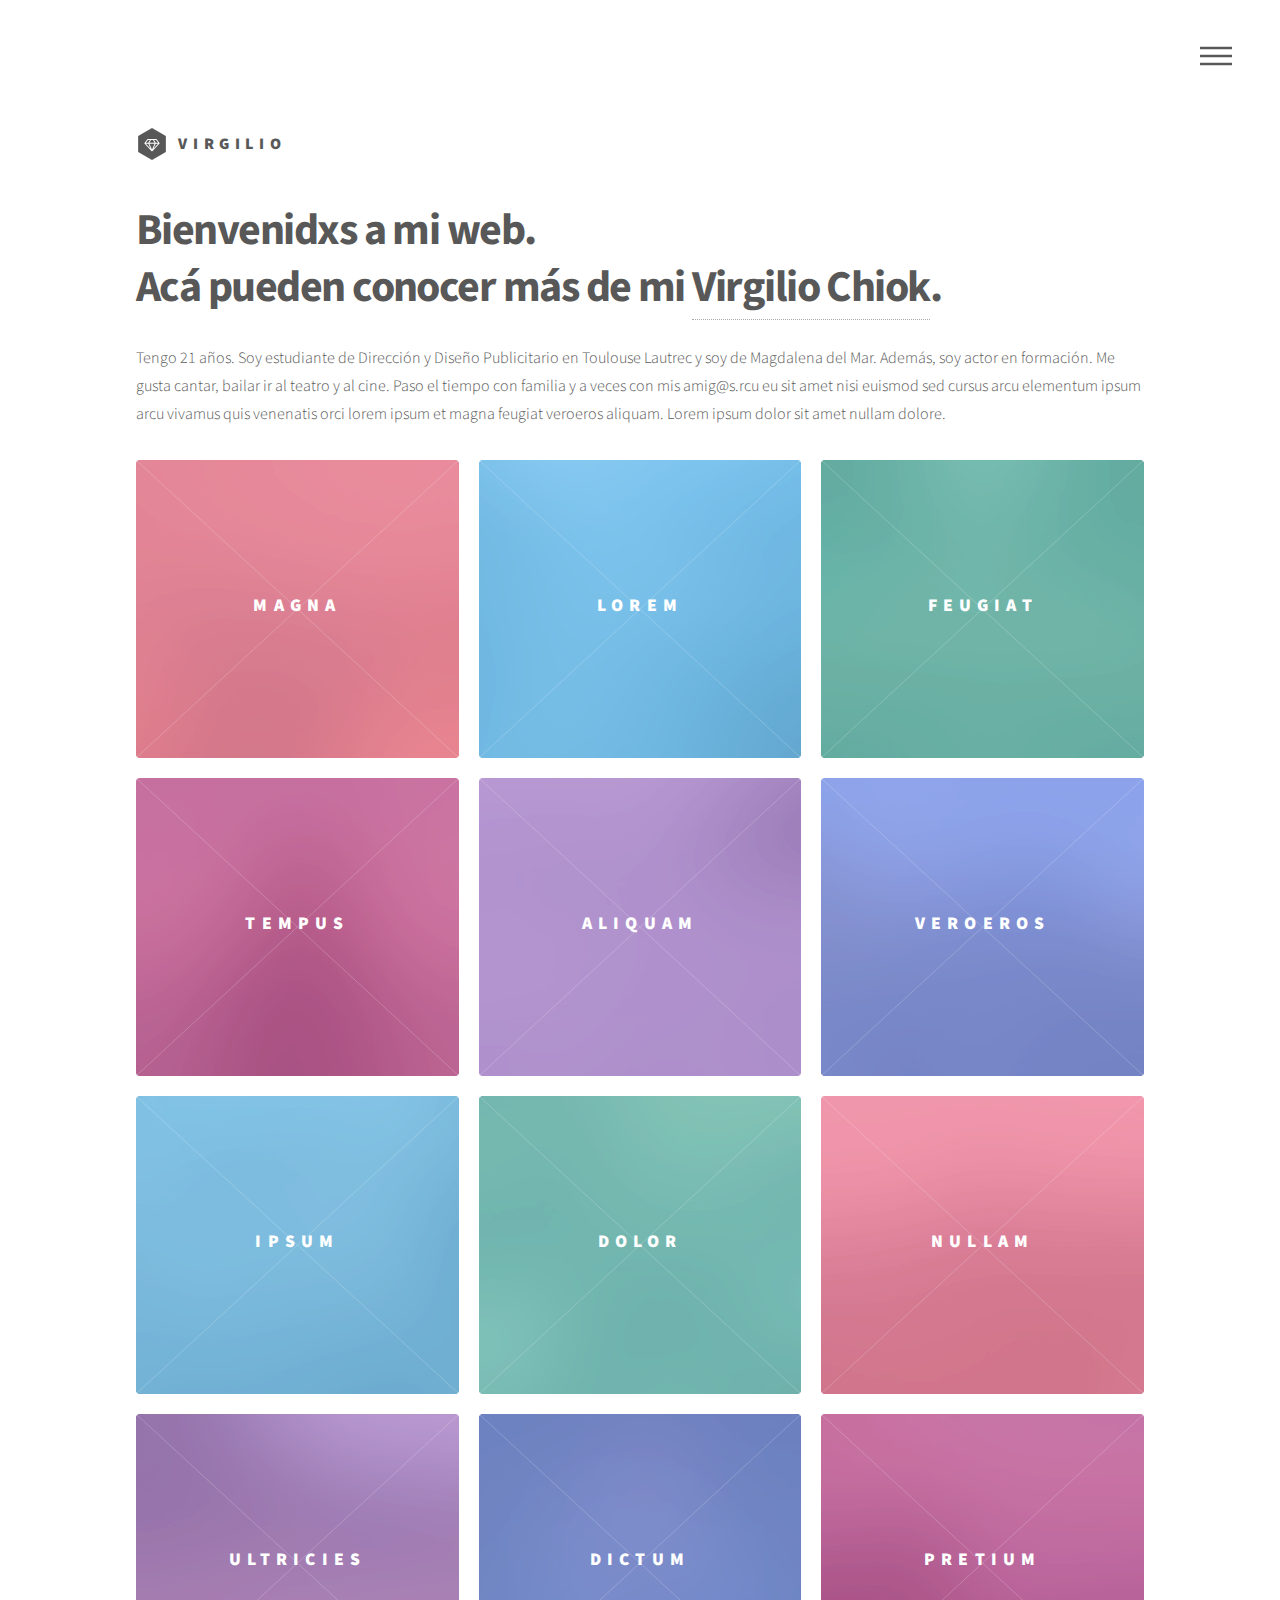
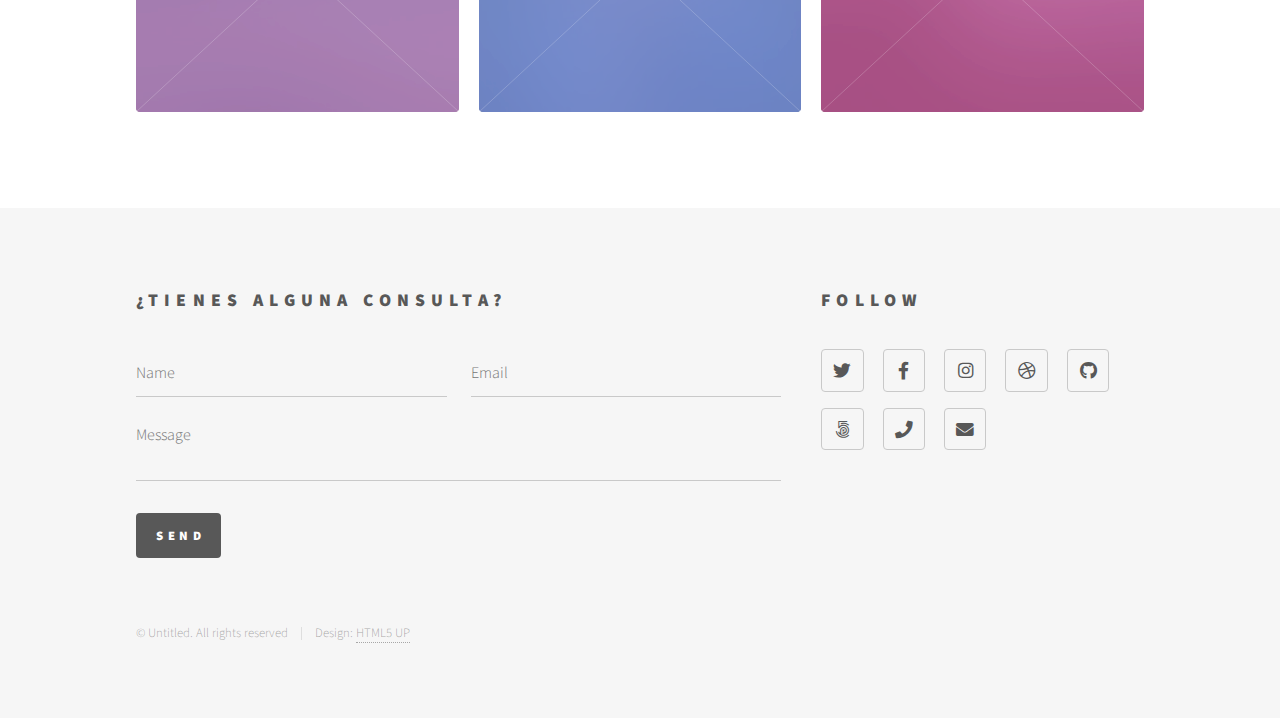
<file: BITÁCORA DIGITAL/index.html>
<!DOCTYPE HTML>
<!--
	Phantom by HTML5 UP
	html5up.net | @ajlkn
	Free for personal and commercial use under the CCA 3.0 license (html5up.net/license)
-->
<html>
	<head>
		<title>Phantom by HTML5 UP</title>
		<meta charset="utf-8" />
		<meta name="viewport" content="width=device-width, initial-scale=1, user-scalable=no" />
		<link rel="stylesheet" href="assets/css/main.css" />
		<noscript><link rel="stylesheet" href="assets/css/noscript.css" /></noscript>
	</head>
	<body class="is-preload">
		<!-- Wrapper -->
			<div id="wrapper">

				<!-- Header -->
					<header id="header">
						<div class="inner">

							<!-- Logo -->
								<a href="index.html" class="logo">
									<span class="symbol"><img src="images/logo.svg" alt="" /></span><span class="title">Virgilio</span>
								</a>

							<!-- Nav -->
								<nav>
									<ul>
										<li><a href="#menu">Menu</a></li>
									</ul>
								</nav>

						</div>
					</header>

				<!-- Menu -->
					<nav id="menu">
						<h2>Menu</h2>
						<ul>
							<li><a href="index.html">Home</a></li>
							<li><a href="sobremi.html">Sobre mi</a></li>
							<li><a href="Bitácora.html">Bitácora</a></li>
							<li><a href="Proyectos.html">Proyectos</a></li>
							<li><a href="Contacto.html">Contacto</a></li>
							<li><a href="elements.html">recursos para crear la web</a></li>
						</ul>
					</nav>

				<!-- Main -->
					<div id="main">
						<div class="inner">
							<header>
								<h1>Bienvenidxs a mi web.<br />
								Acá pueden conocer más de mi  <a href="sobremi.html">Virgilio Chiok</a>.</h1>
								<p>Tengo 21 años. Soy estudiante de Dirección y Diseño Publicitario en Toulouse Lautrec y soy de Magdalena del Mar. Además, soy actor en formación.
									Me gusta cantar, bailar ir al teatro y al cine. Paso el tiempo con familia y a veces con mis amig@s.rcu eu sit amet nisi euismod sed cursus arcu elementum ipsum arcu vivamus quis venenatis orci lorem ipsum et magna feugiat veroeros aliquam. Lorem ipsum dolor sit amet nullam dolore.</p>
							</header>
							<section class="tiles">
								<article class="style1">
									<span class="image">
										<img src="images/pic01.jpg" alt="" />
									</span>
									<a href="generic.html">
										<h2>Magna</h2>
										<div class="content">
											<p>Sed nisl arcu euismod sit amet nisi lorem etiam dolor veroeros et feugiat.</p>
										</div>
									</a>
								</article>
								<article class="style2">
									<span class="image">
										<img src="images/pic02.jpg" alt="" />
									</span>
									<a href="generic.html">
										<h2>Lorem</h2>
										<div class="content">
											<p>Sed nisl arcu euismod sit amet nisi lorem etiam dolor veroeros et feugiat.</p>
										</div>
									</a>
								</article>
								<article class="style3">
									<span class="image">
										<img src="images/pic03.jpg" alt="" />
									</span>
									<a href="generic.html">
										<h2>Feugiat</h2>
										<div class="content">
											<p>Sed nisl arcu euismod sit amet nisi lorem etiam dolor veroeros et feugiat.</p>
										</div>
									</a>
								</article>
								<article class="style4">
									<span class="image">
										<img src="images/pic04.jpg" alt="" />
									</span>
									<a href="generic.html">
										<h2>Tempus</h2>
										<div class="content">
											<p>Sed nisl arcu euismod sit amet nisi lorem etiam dolor veroeros et feugiat.</p>
										</div>
									</a>
								</article>
								<article class="style5">
									<span class="image">
										<img src="images/pic05.jpg" alt="" />
									</span>
									<a href="generic.html">
										<h2>Aliquam</h2>
										<div class="content">
											<p>Sed nisl arcu euismod sit amet nisi lorem etiam dolor veroeros et feugiat.</p>
										</div>
									</a>
								</article>
								<article class="style6">
									<span class="image">
										<img src="images/pic06.jpg" alt="" />
									</span>
									<a href="generic.html">
										<h2>Veroeros</h2>
										<div class="content">
											<p>Sed nisl arcu euismod sit amet nisi lorem etiam dolor veroeros et feugiat.</p>
										</div>
									</a>
								</article>
								<article class="style2">
									<span class="image">
										<img src="images/pic07.jpg" alt="" />
									</span>
									<a href="generic.html">
										<h2>Ipsum</h2>
										<div class="content">
											<p>Sed nisl arcu euismod sit amet nisi lorem etiam dolor veroeros et feugiat.</p>
										</div>
									</a>
								</article>
								<article class="style3">
									<span class="image">
										<img src="images/pic08.jpg" alt="" />
									</span>
									<a href="generic.html">
										<h2>Dolor</h2>
										<div class="content">
											<p>Sed nisl arcu euismod sit amet nisi lorem etiam dolor veroeros et feugiat.</p>
										</div>
									</a>
								</article>
								<article class="style1">
									<span class="image">
										<img src="images/pic09.jpg" alt="" />
									</span>
									<a href="generic.html">
										<h2>Nullam</h2>
										<div class="content">
											<p>Sed nisl arcu euismod sit amet nisi lorem etiam dolor veroeros et feugiat.</p>
										</div>
									</a>
								</article>
								<article class="style5">
									<span class="image">
										<img src="images/pic10.jpg" alt="" />
									</span>
									<a href="generic.html">
										<h2>Ultricies</h2>
										<div class="content">
											<p>Sed nisl arcu euismod sit amet nisi lorem etiam dolor veroeros et feugiat.</p>
										</div>
									</a>
								</article>
								<article class="style6">
									<span class="image">
										<img src="images/pic11.jpg" alt="" />
									</span>
									<a href="generic.html">
										<h2>Dictum</h2>
										<div class="content">
											<p>Sed nisl arcu euismod sit amet nisi lorem etiam dolor veroeros et feugiat.</p>
										</div>
									</a>
								</article>
								<article class="style4">
									<span class="image">
										<img src="images/pic12.jpg" alt="" />
									</span>
									<a href="generic.html">
										<h2>Pretium</h2>
										<div class="content">
											<p>Sed nisl arcu euismod sit amet nisi lorem etiam dolor veroeros et feugiat.</p>
										</div>
									</a>
								</article>
							</section>
						</div>
					</div>

				<!-- Footer -->
					<footer id="footer">
						<div class="inner">
							<section>
								<h2>¿Tienes alguna consulta?</h2>
								<form method="post" action="#">
									<div class="fields">
										<div class="field half">
											<input type="text" name="name" id="name" placeholder="Name" />
										</div>
										<div class="field half">
											<input type="email" name="email" id="email" placeholder="Email" />
										</div>
										<div class="field">
											<textarea name="message" id="message" placeholder="Message"></textarea>
										</div>
									</div>
									<ul class="actions">
										<li><input type="submit" value="Send" class="primary" /></li>
									</ul>
								</form>
							</section>
							<section>
								<h2>Follow</h2>
								<ul class="icons">
									<li><a href="#" class="icon brands style2 fa-twitter"><span class="label">Twitter</span></a></li>
									<li><a href="#" class="icon brands style2 fa-facebook-f"><span class="label">Facebook</span></a></li>
									<li><a href="#" class="icon brands style2 fa-instagram"><span class="label">Instagram</span></a></li>
									<li><a href="#" class="icon brands style2 fa-dribbble"><span class="label">Dribbble</span></a></li>
									<li><a href="#" class="icon brands style2 fa-github"><span class="label">GitHub</span></a></li>
									<li><a href="#" class="icon brands style2 fa-500px"><span class="label">500px</span></a></li>
									<li><a href="#" class="icon solid style2 fa-phone"><span class="label">Phone</span></a></li>
									<li><a href="#" class="icon solid style2 fa-envelope"><span class="label">Email</span></a></li>
								</ul>
							</section>
							<ul class="copyright">
								<li>&copy; Untitled. All rights reserved</li><li>Design: <a href="http://html5up.net">HTML5 UP</a></li>
							</ul>
						</div>
					</footer>

			</div>

		<!-- Scripts -->
			<script src="assets/js/jquery.min.js"></script>
			<script src="assets/js/browser.min.js"></script>
			<script src="assets/js/breakpoints.min.js"></script>
			<script src="assets/js/util.js"></script>
			<script src="assets/js/main.js"></script>

	</body>
</html>
</file>
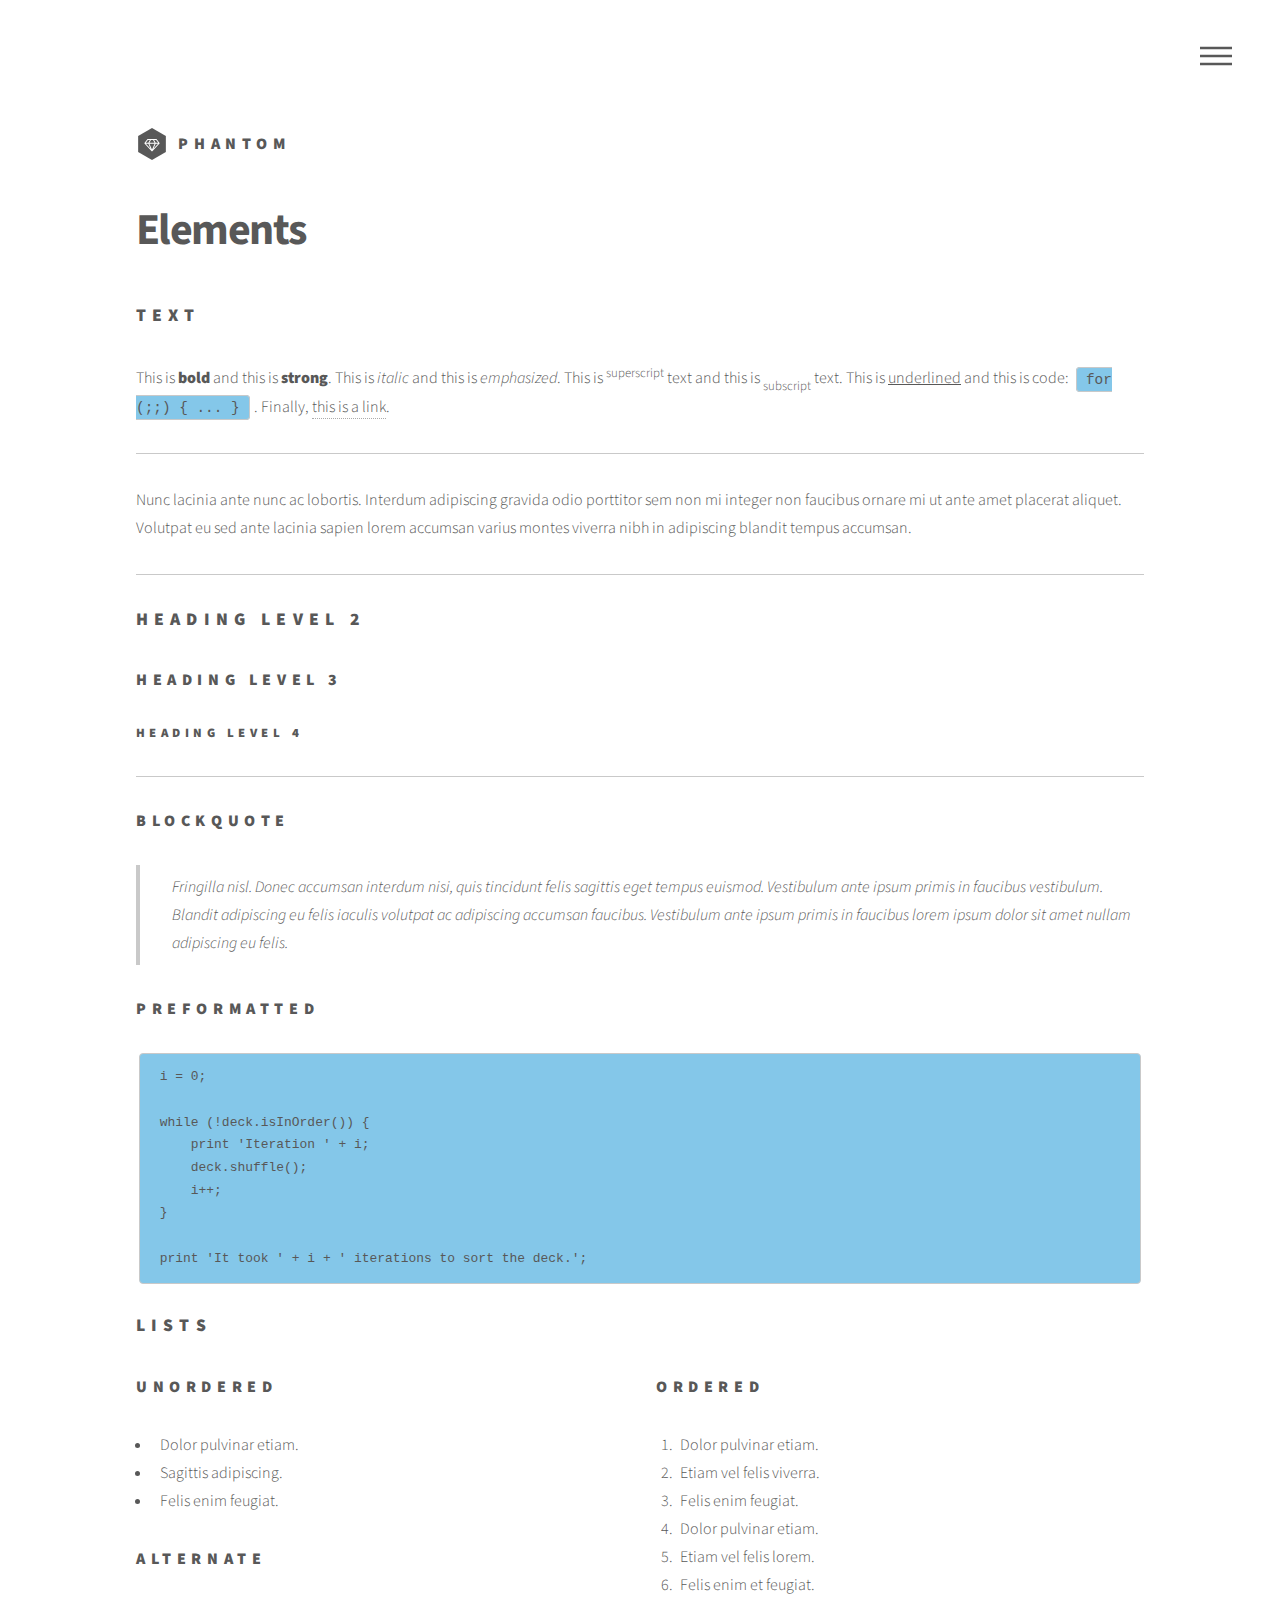
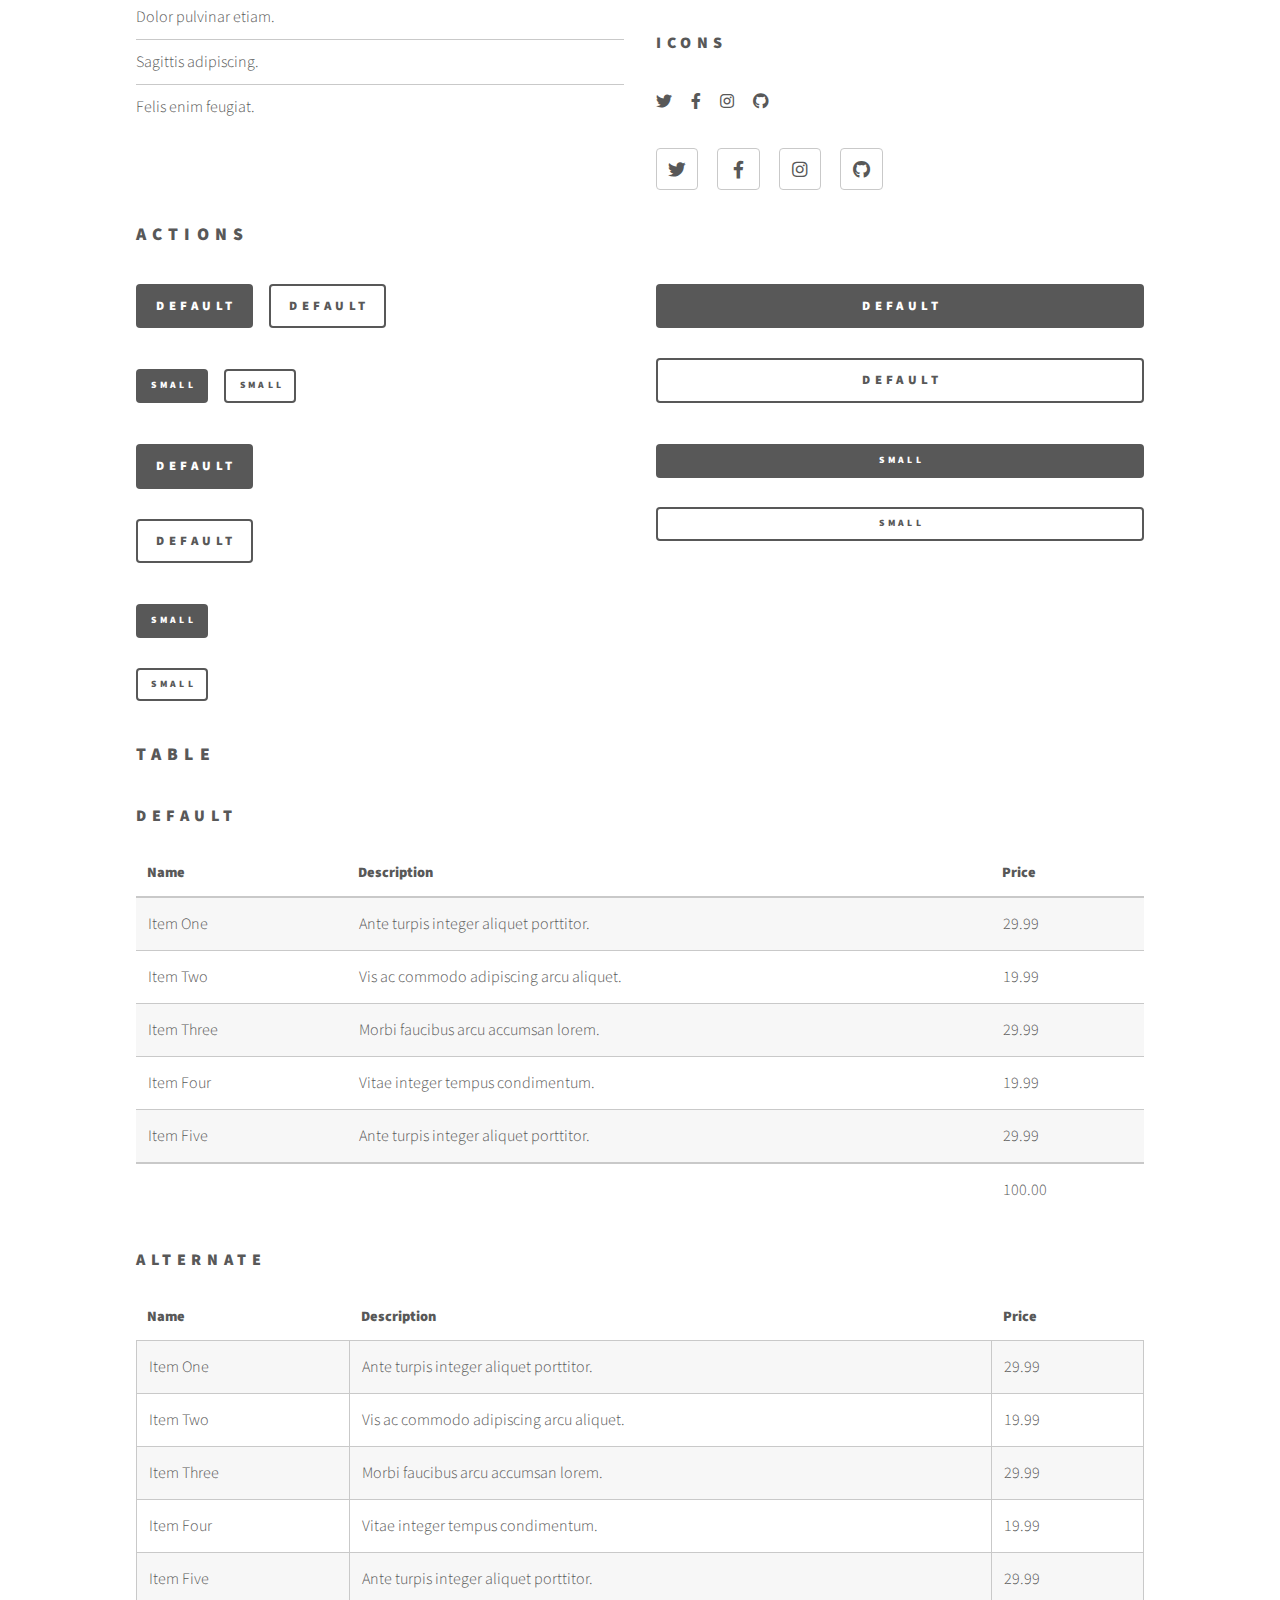
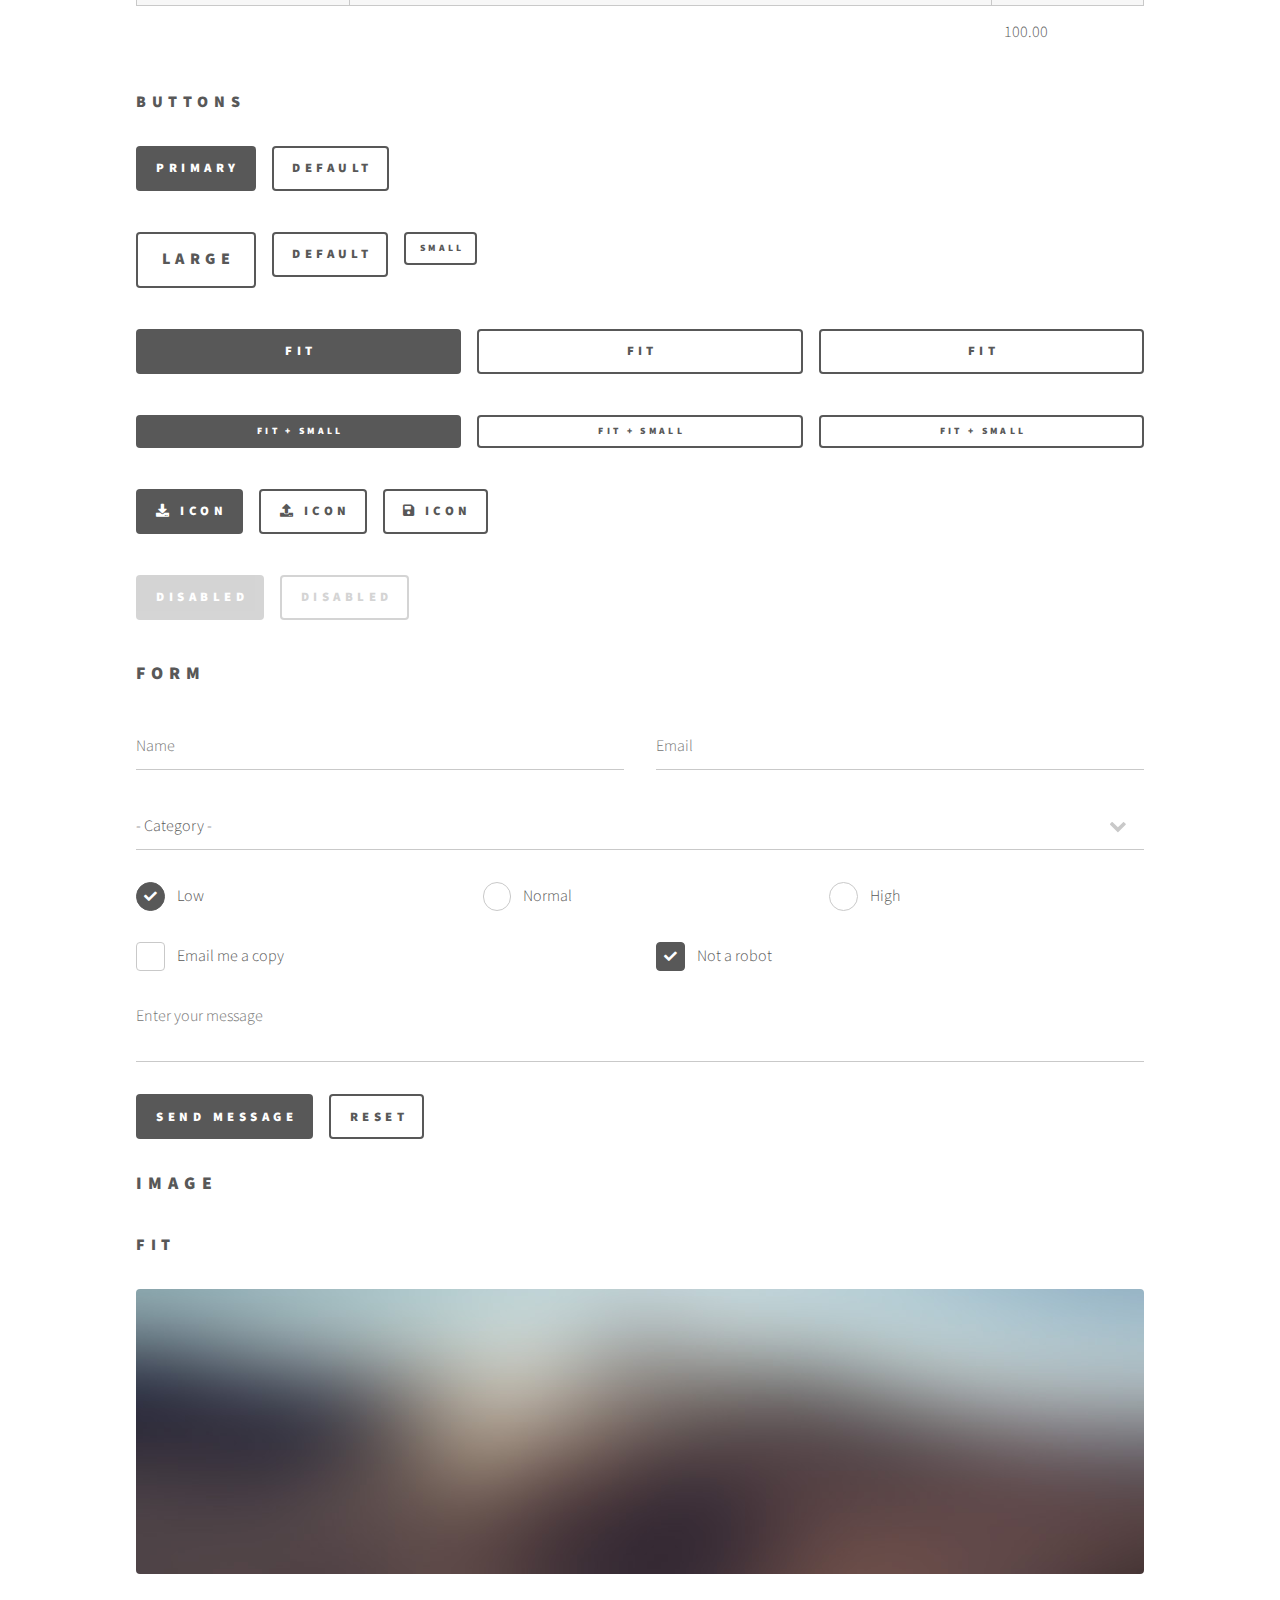
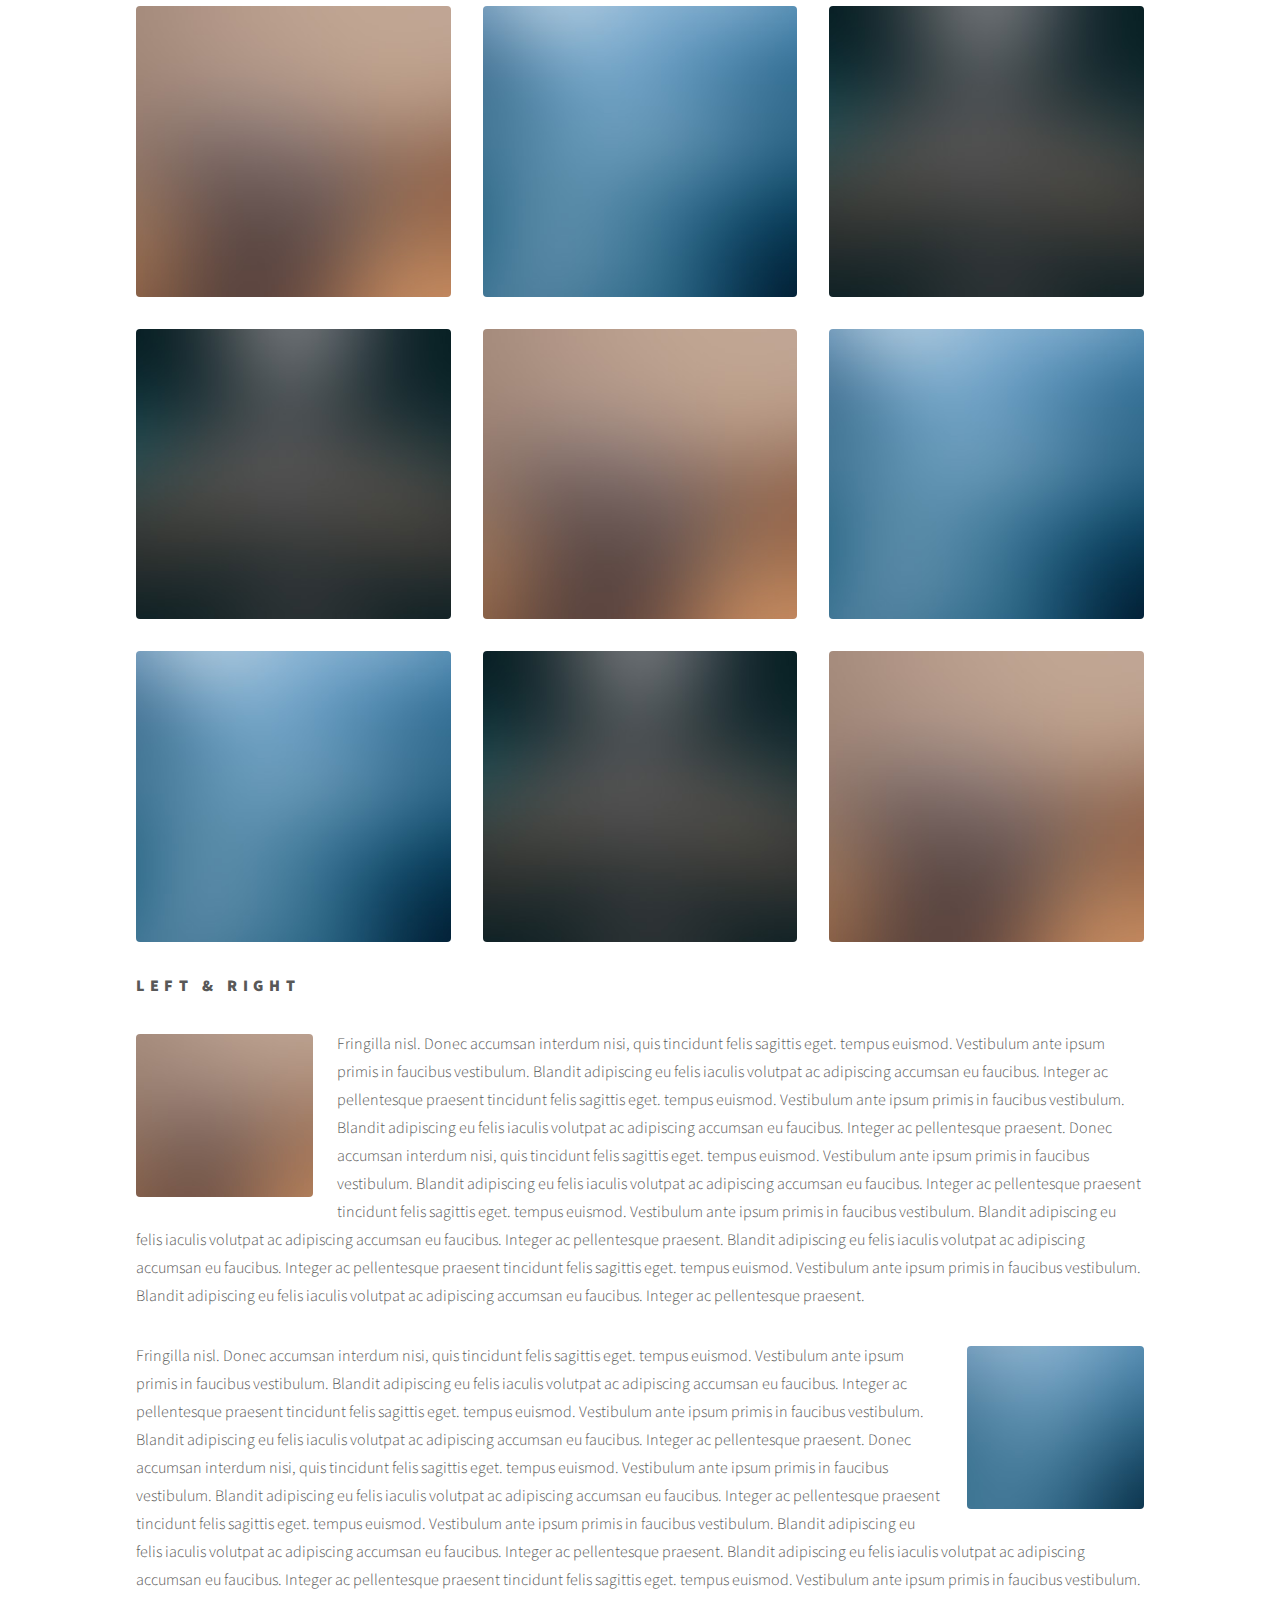
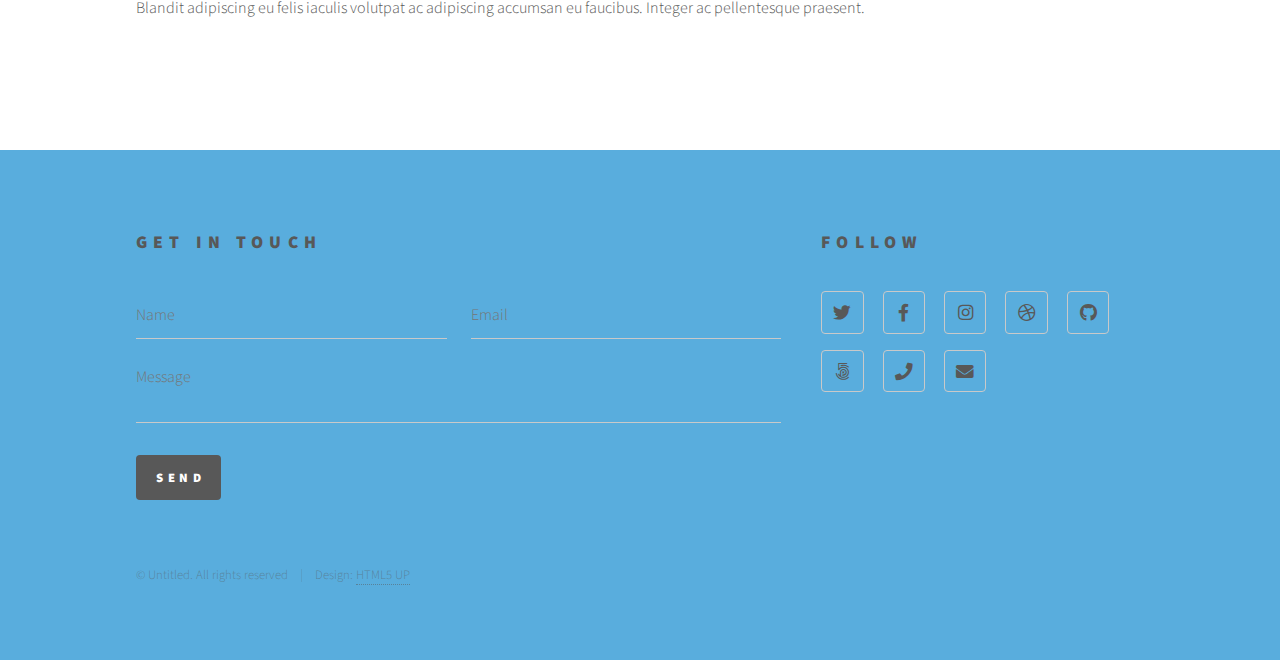
<file: elements.html>
<!DOCTYPE HTML>
<!--
	Phantom by HTML5 UP
	html5up.net | @ajlkn
	Free for personal and commercial use under the CCA 3.0 license (html5up.net/license)
-->
<html>
	<head>
		<title>Elements - Phantom by HTML5 UP</title>
		<meta charset="utf-8" />
		<meta name="viewport" content="width=device-width, initial-scale=1, user-scalable=no" />
		<link rel="stylesheet" href="assets/css/main.css" />
		<noscript><link rel="stylesheet" href="assets/css/noscript.css" /></noscript>
	</head>
	<body class="is-preload">
		<!-- Wrapper -->
			<div id="wrapper">

				<!-- Header -->
					<header id="header">
						<div class="inner">

							<!-- Logo -->
								<a href="index.html" class="logo">
									<span class="symbol"><img src="images/logo.svg" alt="" /></span><span class="title">Phantom</span>
								</a>

							<!-- Nav -->
								<nav>
									<ul>
										<li><a href="#menu">Menu</a></li>
									</ul>
								</nav>

						</div>
					</header>

				<!-- Menu -->
					<nav id="menu">
						<h2>Menu</h2>
						<ul>
							<li><a href="index.html">Home</a></li>
							<li><a href="generic.html">Ipsum veroeros</a></li>
							<li><a href="generic.html">Tempus etiam</a></li>
							<li><a href="generic.html">Consequat dolor</a></li>
							<li><a href="elements.html">Elements</a></li>
						</ul>
					</nav>

				<!-- Main -->
					<div id="main">
						<div class="inner">
							<h1>Elements</h1>

							<!-- Text -->
								<section>
									<h2>Text</h2>
									<p>This is <b>bold</b> and this is <strong>strong</strong>. This is <i>italic</i> and this is <em>emphasized</em>.
									This is <sup>superscript</sup> text and this is <sub>subscript</sub> text.
									This is <u>underlined</u> and this is code: <code>for (;;) { ... }</code>. Finally, <a href="#">this is a link</a>.</p>
									<hr />
									<p>Nunc lacinia ante nunc ac lobortis. Interdum adipiscing gravida odio porttitor sem non mi integer non faucibus ornare mi ut ante amet placerat aliquet. Volutpat eu sed ante lacinia sapien lorem accumsan varius montes viverra nibh in adipiscing blandit tempus accumsan.</p>
									<hr />
									<h2>Heading Level 2</h2>
									<h3>Heading Level 3</h3>
									<h4>Heading Level 4</h4>
									<hr />
									<h3>Blockquote</h3>
									<blockquote>Fringilla nisl. Donec accumsan interdum nisi, quis tincidunt felis sagittis eget tempus euismod. Vestibulum ante ipsum primis in faucibus vestibulum. Blandit adipiscing eu felis iaculis volutpat ac adipiscing accumsan faucibus. Vestibulum ante ipsum primis in faucibus lorem ipsum dolor sit amet nullam adipiscing eu felis.</blockquote>
									<h3>Preformatted</h3>
									<pre><code>i = 0;

while (!deck.isInOrder()) {
    print 'Iteration ' + i;
    deck.shuffle();
    i++;
}

print 'It took ' + i + ' iterations to sort the deck.';</code></pre>
								</section>

							<!-- Lists -->
								<section>
									<h2>Lists</h2>
									<div class="row">
										<div class="col-6 col-12-medium">
											<h3>Unordered</h3>
											<ul>
												<li>Dolor pulvinar etiam.</li>
												<li>Sagittis adipiscing.</li>
												<li>Felis enim feugiat.</li>
											</ul>
											<h3>Alternate</h3>
											<ul class="alt">
												<li>Dolor pulvinar etiam.</li>
												<li>Sagittis adipiscing.</li>
												<li>Felis enim feugiat.</li>
											</ul>
										</div>
										<div class="col-6 col-12-medium">
											<h3>Ordered</h3>
											<ol>
												<li>Dolor pulvinar etiam.</li>
												<li>Etiam vel felis viverra.</li>
												<li>Felis enim feugiat.</li>
												<li>Dolor pulvinar etiam.</li>
												<li>Etiam vel felis lorem.</li>
												<li>Felis enim et feugiat.</li>
											</ol>
											<h3>Icons</h3>
											<ul class="icons">
												<li><a href="#" class="icon brands style1 fa-twitter"><span class="label">Twitter</span></a></li>
												<li><a href="#" class="icon brands style1 fa-facebook-f"><span class="label">Facebook</span></a></li>
												<li><a href="#" class="icon brands style1 fa-instagram"><span class="label">Instagram</span></a></li>
												<li><a href="#" class="icon brands style1 fa-github"><span class="label">Github</span></a></li>
											</ul>
											<ul class="icons">
												<li><a href="#" class="icon brands style2 fa-twitter"><span class="label">Twitter</span></a></li>
												<li><a href="#" class="icon brands style2 fa-facebook-f"><span class="label">Facebook</span></a></li>
												<li><a href="#" class="icon brands style2 fa-instagram"><span class="label">Instagram</span></a></li>
												<li><a href="#" class="icon brands style2 fa-github"><span class="label">Github</span></a></li>
											</ul>
										</div>
									</div>
									<h2>Actions</h2>
									<div class="row">
										<div class="col-6 col-12-medium">
											<ul class="actions">
												<li><a href="#" class="button primary">Default</a></li>
												<li><a href="#" class="button">Default</a></li>
											</ul>
											<ul class="actions small">
												<li><a href="#" class="button primary small">Small</a></li>
												<li><a href="#" class="button small">Small</a></li>
											</ul>
											<ul class="actions stacked">
												<li><a href="#" class="button primary">Default</a></li>
												<li><a href="#" class="button">Default</a></li>
											</ul>
											<ul class="actions stacked">
												<li><a href="#" class="button primary small">Small</a></li>
												<li><a href="#" class="button small">Small</a></li>
											</ul>
										</div>
										<div class="col-6 col-12-medium">
											<ul class="actions stacked">
												<li><a href="#" class="button primary fit">Default</a></li>
												<li><a href="#" class="button fit">Default</a></li>
											</ul>
											<ul class="actions stacked">
												<li><a href="#" class="button primary small fit">Small</a></li>
												<li><a href="#" class="button small fit">Small</a></li>
											</ul>
										</div>
									</div>
								</section>

							<!-- Table -->
								<section>
									<h2>Table</h2>
									<h3>Default</h3>
									<div class="table-wrapper">
										<table>
											<thead>
												<tr>
													<th>Name</th>
													<th>Description</th>
													<th>Price</th>
												</tr>
											</thead>
											<tbody>
												<tr>
													<td>Item One</td>
													<td>Ante turpis integer aliquet porttitor.</td>
													<td>29.99</td>
												</tr>
												<tr>
													<td>Item Two</td>
													<td>Vis ac commodo adipiscing arcu aliquet.</td>
													<td>19.99</td>
												</tr>
												<tr>
													<td>Item Three</td>
													<td> Morbi faucibus arcu accumsan lorem.</td>
													<td>29.99</td>
												</tr>
												<tr>
													<td>Item Four</td>
													<td>Vitae integer tempus condimentum.</td>
													<td>19.99</td>
												</tr>
												<tr>
													<td>Item Five</td>
													<td>Ante turpis integer aliquet porttitor.</td>
													<td>29.99</td>
												</tr>
											</tbody>
											<tfoot>
												<tr>
													<td colspan="2"></td>
													<td>100.00</td>
												</tr>
											</tfoot>
										</table>
									</div>

									<h3>Alternate</h3>
									<div class="table-wrapper">
										<table class="alt">
											<thead>
												<tr>
													<th>Name</th>
													<th>Description</th>
													<th>Price</th>
												</tr>
											</thead>
											<tbody>
												<tr>
													<td>Item One</td>
													<td>Ante turpis integer aliquet porttitor.</td>
													<td>29.99</td>
												</tr>
												<tr>
													<td>Item Two</td>
													<td>Vis ac commodo adipiscing arcu aliquet.</td>
													<td>19.99</td>
												</tr>
												<tr>
													<td>Item Three</td>
													<td> Morbi faucibus arcu accumsan lorem.</td>
													<td>29.99</td>
												</tr>
												<tr>
													<td>Item Four</td>
													<td>Vitae integer tempus condimentum.</td>
													<td>19.99</td>
												</tr>
												<tr>
													<td>Item Five</td>
													<td>Ante turpis integer aliquet porttitor.</td>
													<td>29.99</td>
												</tr>
											</tbody>
											<tfoot>
												<tr>
													<td colspan="2"></td>
													<td>100.00</td>
												</tr>
											</tfoot>
										</table>
									</div>
								</section>

							<!-- Buttons -->
								<section>
									<h3>Buttons</h3>
									<ul class="actions">
										<li><a href="#" class="button primary">Primary</a></li>
										<li><a href="#" class="button">Default</a></li>
									</ul>
									<ul class="actions">
										<li><a href="#" class="button large">Large</a></li>
										<li><a href="#" class="button">Default</a></li>
										<li><a href="#" class="button small">Small</a></li>
									</ul>
									<ul class="actions fit">
										<li><a href="#" class="button primary fit">Fit</a></li>
										<li><a href="#" class="button fit">Fit</a></li>
										<li><a href="#" class="button fit">Fit</a></li>
									</ul>
									<ul class="actions fit small">
										<li><a href="#" class="button primary fit small">Fit + Small</a></li>
										<li><a href="#" class="button fit small">Fit + Small</a></li>
										<li><a href="#" class="button fit small">Fit + Small</a></li>
									</ul>
									<ul class="actions">
										<li><a href="#" class="button primary icon solid fa-download">Icon</a></li>
										<li><a href="#" class="button icon solid fa-upload">Icon</a></li>
										<li><a href="#" class="button icon solid fa-save">Icon</a></li>
									</ul>
									<ul class="actions">
										<li><span class="button primary disabled">Disabled</span></li>
										<li><span class="button disabled">Disabled</span></li>
									</ul>
								</section>

							<!-- Form -->
								<section>
									<h2>Form</h2>
									<form method="post" action="#">
										<div class="row gtr-uniform">
											<div class="col-6 col-12-xsmall">
												<input type="text" name="demo-name" id="demo-name" value="" placeholder="Name" />
											</div>
											<div class="col-6 col-12-xsmall">
												<input type="email" name="demo-email" id="demo-email" value="" placeholder="Email" />
											</div>
											<div class="col-12">
												<select name="demo-category" id="demo-category">
													<option value="">- Category -</option>
													<option value="1">Manufacturing</option>
													<option value="1">Shipping</option>
													<option value="1">Administration</option>
													<option value="1">Human Resources</option>
												</select>
											</div>
											<div class="col-4 col-12-small">
												<input type="radio" id="demo-priority-low" name="demo-priority" checked>
												<label for="demo-priority-low">Low</label>
											</div>
											<div class="col-4 col-12-small">
												<input type="radio" id="demo-priority-normal" name="demo-priority">
												<label for="demo-priority-normal">Normal</label>
											</div>
											<div class="col-4 col-12-small">
												<input type="radio" id="demo-priority-high" name="demo-priority">
												<label for="demo-priority-high">High</label>
											</div>
											<div class="col-6 col-12-small">
												<input type="checkbox" id="demo-copy" name="demo-copy">
												<label for="demo-copy">Email me a copy</label>
											</div>
											<div class="col-6 col-12-small">
												<input type="checkbox" id="demo-human" name="demo-human" checked>
												<label for="demo-human">Not a robot</label>
											</div>
											<div class="col-12">
												<textarea name="demo-message" id="demo-message" placeholder="Enter your message" rows="6"></textarea>
											</div>
											<div class="col-12">
												<ul class="actions">
													<li><input type="submit" value="Send Message" class="primary" /></li>
													<li><input type="reset" value="Reset" /></li>
												</ul>
											</div>
										</div>
									</form>
								</section>

							<!-- Image -->
								<section>
									<h2>Image</h2>
									<h3>Fit</h3>
									<div class="box alt">
										<div class="row gtr-uniform">
											<div class="col-12"><span class="image fit"><img src="images/pic13.jpg" alt="" /></span></div>
											<div class="col-4"><span class="image fit"><img src="images/pic01.jpg" alt="" /></span></div>
											<div class="col-4"><span class="image fit"><img src="images/pic02.jpg" alt="" /></span></div>
											<div class="col-4"><span class="image fit"><img src="images/pic03.jpg" alt="" /></span></div>
											<div class="col-4"><span class="image fit"><img src="images/pic03.jpg" alt="" /></span></div>
											<div class="col-4"><span class="image fit"><img src="images/pic01.jpg" alt="" /></span></div>
											<div class="col-4"><span class="image fit"><img src="images/pic02.jpg" alt="" /></span></div>
											<div class="col-4"><span class="image fit"><img src="images/pic02.jpg" alt="" /></span></div>
											<div class="col-4"><span class="image fit"><img src="images/pic03.jpg" alt="" /></span></div>
											<div class="col-4"><span class="image fit"><img src="images/pic01.jpg" alt="" /></span></div>
										</div>
									</div>
									<h3>Left &amp; Right</h3>
									<p><span class="image left"><img src="images/pic14.jpg" alt="" /></span>Fringilla nisl. Donec accumsan interdum nisi, quis tincidunt felis sagittis eget. tempus euismod. Vestibulum ante ipsum primis in faucibus vestibulum. Blandit adipiscing eu felis iaculis volutpat ac adipiscing accumsan eu faucibus. Integer ac pellentesque praesent tincidunt felis sagittis eget. tempus euismod. Vestibulum ante ipsum primis in faucibus vestibulum. Blandit adipiscing eu felis iaculis volutpat ac adipiscing accumsan eu faucibus. Integer ac pellentesque praesent. Donec accumsan interdum nisi, quis tincidunt felis sagittis eget. tempus euismod. Vestibulum ante ipsum primis in faucibus vestibulum. Blandit adipiscing eu felis iaculis volutpat ac adipiscing accumsan eu faucibus. Integer ac pellentesque praesent tincidunt felis sagittis eget. tempus euismod. Vestibulum ante ipsum primis in faucibus vestibulum. Blandit adipiscing eu felis iaculis volutpat ac adipiscing accumsan eu faucibus. Integer ac pellentesque praesent. Blandit adipiscing eu felis iaculis volutpat ac adipiscing accumsan eu faucibus. Integer ac pellentesque praesent tincidunt felis sagittis eget. tempus euismod. Vestibulum ante ipsum primis in faucibus vestibulum. Blandit adipiscing eu felis iaculis volutpat ac adipiscing accumsan eu faucibus. Integer ac pellentesque praesent.</p>
									<p><span class="image right"><img src="images/pic15.jpg" alt="" /></span>Fringilla nisl. Donec accumsan interdum nisi, quis tincidunt felis sagittis eget. tempus euismod. Vestibulum ante ipsum primis in faucibus vestibulum. Blandit adipiscing eu felis iaculis volutpat ac adipiscing accumsan eu faucibus. Integer ac pellentesque praesent tincidunt felis sagittis eget. tempus euismod. Vestibulum ante ipsum primis in faucibus vestibulum. Blandit adipiscing eu felis iaculis volutpat ac adipiscing accumsan eu faucibus. Integer ac pellentesque praesent. Donec accumsan interdum nisi, quis tincidunt felis sagittis eget. tempus euismod. Vestibulum ante ipsum primis in faucibus vestibulum. Blandit adipiscing eu felis iaculis volutpat ac adipiscing accumsan eu faucibus. Integer ac pellentesque praesent tincidunt felis sagittis eget. tempus euismod. Vestibulum ante ipsum primis in faucibus vestibulum. Blandit adipiscing eu felis iaculis volutpat ac adipiscing accumsan eu faucibus. Integer ac pellentesque praesent. Blandit adipiscing eu felis iaculis volutpat ac adipiscing accumsan eu faucibus. Integer ac pellentesque praesent tincidunt felis sagittis eget. tempus euismod. Vestibulum ante ipsum primis in faucibus vestibulum. Blandit adipiscing eu felis iaculis volutpat ac adipiscing accumsan eu faucibus. Integer ac pellentesque praesent.</p>
								</section>

						</div>
					</div>

				<!-- Footer -->
					<footer id="footer">
						<div class="inner">
							<section>
								<h2>Get in touch</h2>
								<form method="post" action="#">
									<div class="fields">
										<div class="field half">
											<input type="text" name="name" id="name" placeholder="Name" />
										</div>
										<div class="field half">
											<input type="email" name="email" id="email" placeholder="Email" />
										</div>
										<div class="field">
											<textarea name="message" id="message" placeholder="Message"></textarea>
										</div>
									</div>
									<ul class="actions">
										<li><input type="submit" value="Send" class="primary" /></li>
									</ul>
								</form>
							</section>
							<section>
								<h2>Follow</h2>
								<ul class="icons">
									<li><a href="#" class="icon brands style2 fa-twitter"><span class="label">Twitter</span></a></li>
									<li><a href="#" class="icon brands style2 fa-facebook-f"><span class="label">Facebook</span></a></li>
									<li><a href="#" class="icon brands style2 fa-instagram"><span class="label">Instagram</span></a></li>
									<li><a href="#" class="icon brands style2 fa-dribbble"><span class="label">Dribbble</span></a></li>
									<li><a href="#" class="icon brands style2 fa-github"><span class="label">GitHub</span></a></li>
									<li><a href="#" class="icon brands style2 fa-500px"><span class="label">500px</span></a></li>
									<li><a href="#" class="icon solid style2 fa-phone"><span class="label">Phone</span></a></li>
									<li><a href="#" class="icon solid style2 fa-envelope"><span class="label">Email</span></a></li>
								</ul>
							</section>
							<ul class="copyright">
								<li>&copy; Untitled. All rights reserved</li><li>Design: <a href="http://html5up.net">HTML5 UP</a></li>
							</ul>
						</div>
					</footer>

			</div>

		<!-- Scripts -->
			<script src="assets/js/jquery.min.js"></script>
			<script src="assets/js/browser.min.js"></script>
			<script src="assets/js/breakpoints.min.js"></script>
			<script src="assets/js/util.js"></script>
			<script src="assets/js/main.js"></script>

	</body>
</html>
</file>
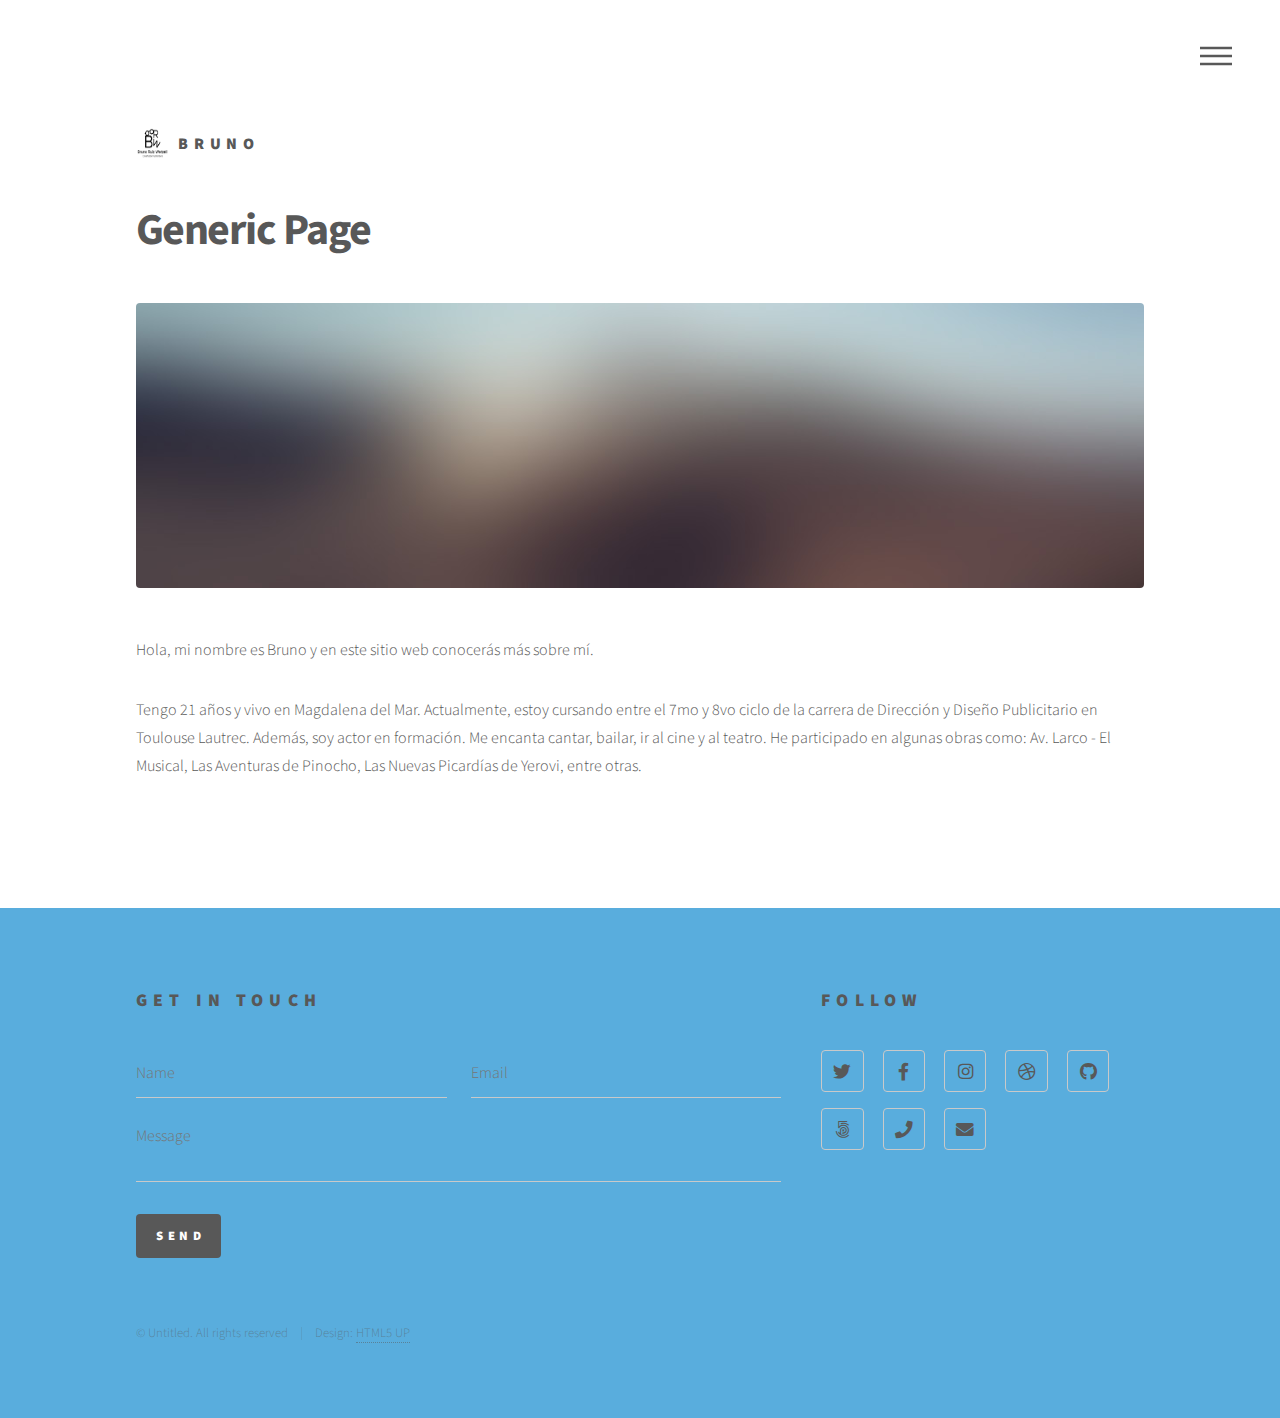
<file: generic.html>
<!DOCTYPE HTML>
<!--
	Phantom by HTML5 UP
	html5up.net | @ajlkn
	Free for personal and commercial use under the CCA 3.0 license (html5up.net/license)
-->
<html>
	<head>
		<title>Sobre mi</title>
		<meta charset="utf-8" />
		<meta name="viewport" content="width=device-width, initial-scale=1, user-scalable=no" />
		<link rel="stylesheet" href="assets/css/main.css" />
		<noscript><link rel="stylesheet" href="assets/css/noscript.css" /></noscript>
	</head>
	<body class="is-preload">
		<!-- Wrapper -->
			<div id="wrapper">

				<!-- Header -->
					<header id="header">
						<div class="inner">

							<!-- Logo -->
								<a href="index.html" class="logo">
									<span class="symbol"><img src="images/logo bruno web_Mesa de trabajo 1_Mesa de trabajo 1.png" alt="" /></span><span class="title">Bruno</span>
								</a>

							<!-- Nav -->
								<nav>
									<ul>
										<li><a href="#menu">Menu</a></li>
									</ul>
								</nav>

						</div>
					</header>

				<!-- Menu -->
					<nav id="menu">
						<h2>Menu</h2>
						<ul>
							<li><a href="index.html">Home</a></li>
							<li><a href="generic.html">Sobre mi</a></li>
							<li><a href="generic.html">Bitácora</a></li>
							<li><a href="generic.html">Proyectos</a></li>
							<li><a href="elements.html">Contacto</a></li>
						</ul>
					</nav>

				<!-- Main -->
					<div id="main">
						<div class="inner">
							<h1>Generic Page</h1>
							<span class="image main"><img src="images/pic13.jpg" alt="" /></span>
							<p>Hola, mi nombre es Bruno y en este sitio web conocerás más sobre mí.</p>
							<p>Tengo 21 años y vivo en Magdalena del Mar. Actualmente, estoy cursando entre el 7mo y 8vo ciclo de la carrera de Dirección y Diseño Publicitario en Toulouse Lautrec. Además, soy actor en formación. Me encanta cantar, bailar, ir al cine y al teatro. He participado en algunas obras como: Av. Larco - El Musical, Las Aventuras de Pinocho, Las Nuevas Picardías de Yerovi, entre otras.</p>
							<p> </p>
						</div>
					</div>

				<!-- Footer -->
					<footer id="footer">
						<div class="inner">
							<section>
								<h2>Get in touch</h2>
								<form method="post" action="#">
									<div class="fields">
										<div class="field half">
											<input type="text" name="name" id="name" placeholder="Name" />
										</div>
										<div class="field half">
											<input type="email" name="email" id="email" placeholder="Email" />
										</div>
										<div class="field">
											<textarea name="message" id="message" placeholder="Message"></textarea>
										</div>
									</div>
									<ul class="actions">
										<li><input type="submit" value="Send" class="primary" /></li>
									</ul>
								</form>
							</section>
							<section>
								<h2>Follow</h2>
								<ul class="icons">
									<li><a href="#" class="icon brands style2 fa-twitter"><span class="label">Twitter</span></a></li>
									<li><a href="#" class="icon brands style2 fa-facebook-f"><span class="label">Facebook</span></a></li>
									<li><a href="#" class="icon brands style2 fa-instagram"><span class="label">Instagram</span></a></li>
									<li><a href="#" class="icon brands style2 fa-dribbble"><span class="label">Dribbble</span></a></li>
									<li><a href="#" class="icon brands style2 fa-github"><span class="label">GitHub</span></a></li>
									<li><a href="#" class="icon brands style2 fa-500px"><span class="label">500px</span></a></li>
									<li><a href="#" class="icon solid style2 fa-phone"><span class="label">Phone</span></a></li>
									<li><a href="#" class="icon solid style2 fa-envelope"><span class="label">Email</span></a></li>
								</ul>
							</section>
							<ul class="copyright">
								<li>&copy; Untitled. All rights reserved</li><li>Design: <a href="http://html5up.net">HTML5 UP</a></li>
							</ul>
						</div>
					</footer>

			</div>

		<!-- Scripts -->
			<script src="assets/js/jquery.min.js"></script>
			<script src="assets/js/browser.min.js"></script>
			<script src="assets/js/breakpoints.min.js"></script>
			<script src="assets/js/util.js"></script>
			<script src="assets/js/main.js"></script>

	</body>
</html>
</file>
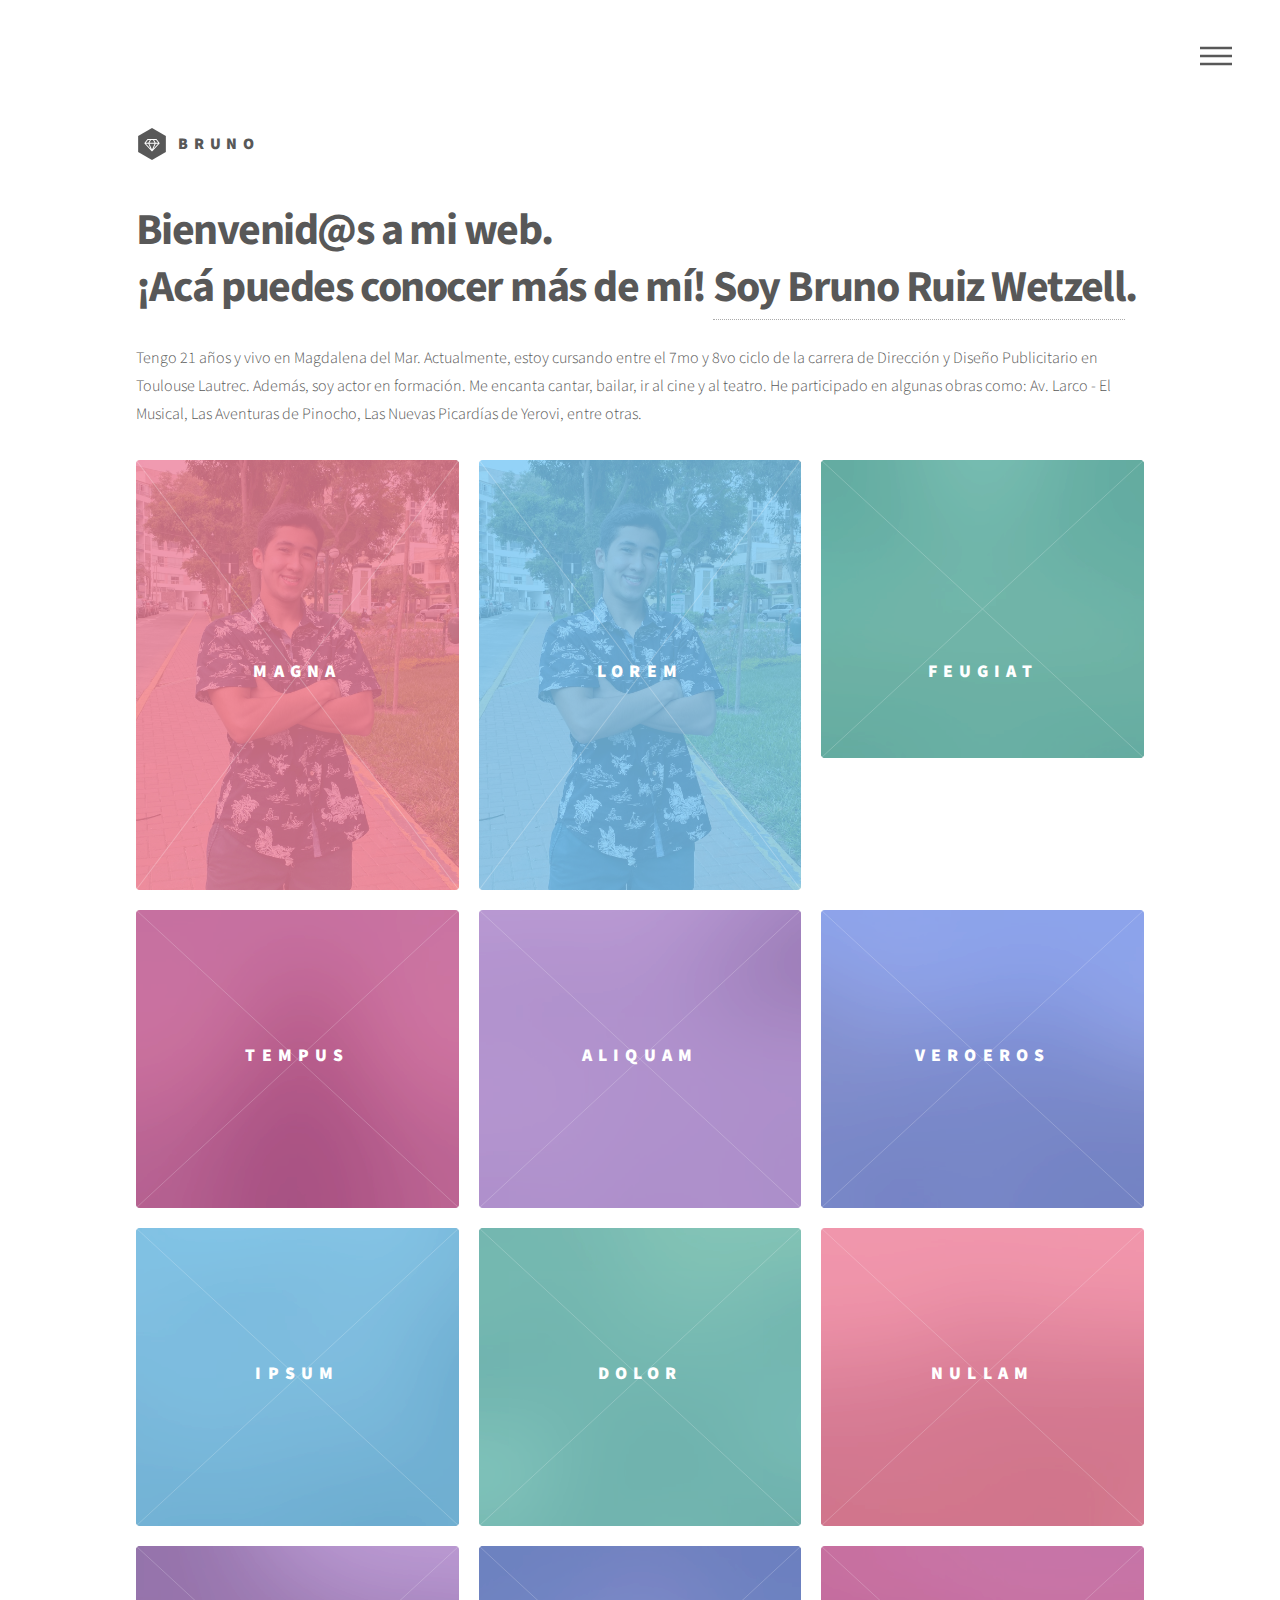
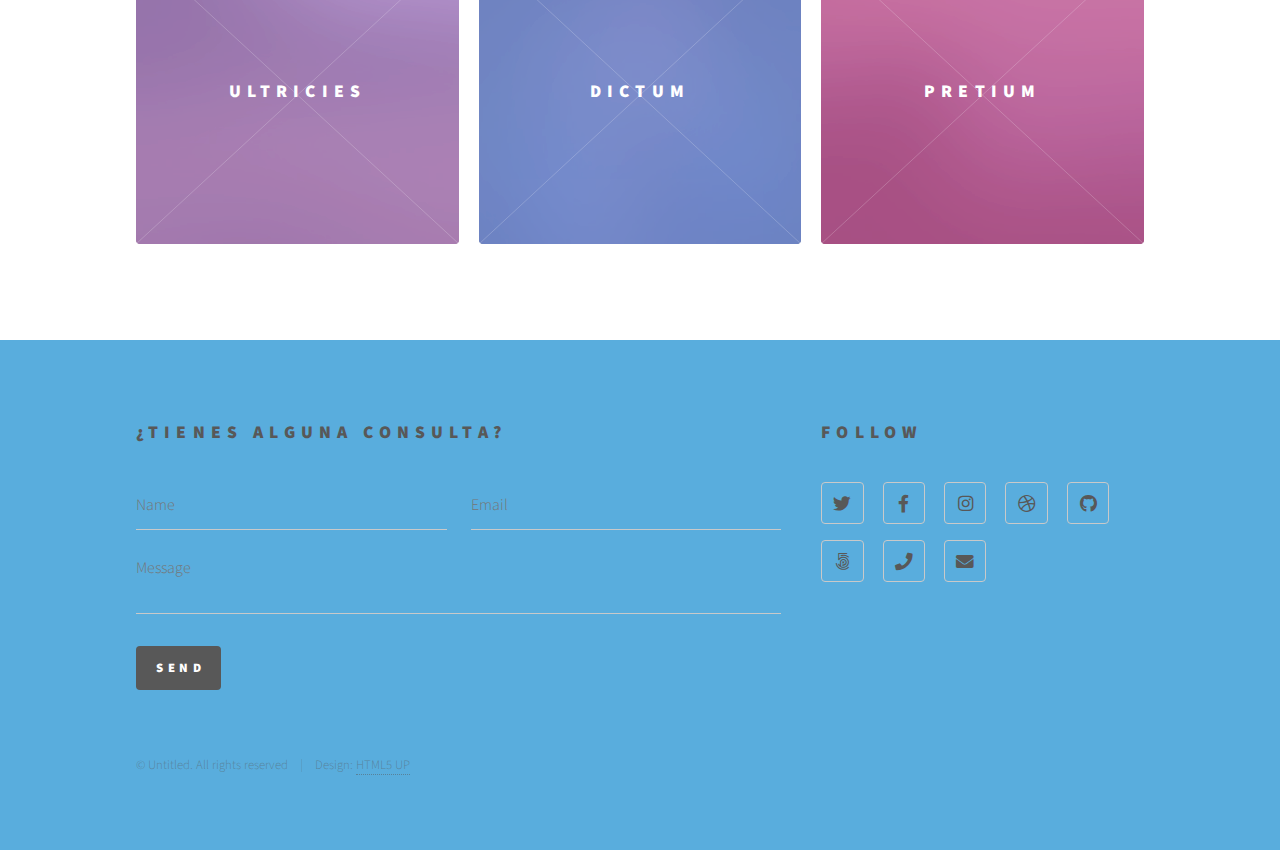
<file: SEMANA 4 - WEB BRUNO RUIZ.html>
<!DOCTYPE HTML>
<!--
	Phantom by HTML5 UP
	html5up.net | @ajlkn
	Free for personal and commercial use under the CCA 3.0 license (html5up.net/license)
-->
<html>
	<head>
		<title>Phantom by HTML5 UP</title>
		<meta charset="utf-8" />
		<meta name="viewport" content="width=device-width, initial-scale=1, user-scalable=no" />
		<link rel="stylesheet" href="assets/css/main.css" />
		<noscript><link rel="stylesheet" href="assets/css/noscript.css" /></noscript>
	</head>
	<body class="is-preload">
		<!-- Wrapper -->
			<div id="wrapper">

				<!-- Header -->
					<header id="header">
						<div class="inner">

							<!-- Logo -->
								<a href="index.html" class="logo">
									<span class="symbol"><img src="images/logo.svg" alt="" /></span><span class="title">Bruno</span>
								</a>

							<!-- Nav -->
								<nav>
									<ul>
										<li><a href="#menu">Menu</a></li>
									</ul>
								</nav>

						</div>
					</header>

				<!-- Menu -->
					<nav id="menu">
						<h2>Menu</h2>
						<ul>
							<li><a href="index.html">Home</a></li>
							<li><a href="sobremi.html">Sobre mi</a></li>
							<li><a href="Bitácora.html">Bitácora</a></li>
							<li><a href="Proyectos.html">Proyectos</a></li>
							<li><a href="Contacto.html">Contacto</a></li>
							<li><a href="elements.html">recursos para crear la web</a></li>
						</ul>
					</nav>

				<!-- Main -->
					<div id="main">
						<div class="inner">
							<header>
								<h1>Bienvenid@s a mi web.<br />
								¡Acá puedes conocer más de mí!  <a href="sobremi.html">Soy Bruno Ruiz Wetzell</a>.</h1>
								<p>Tengo 21 años y vivo en Magdalena del Mar. Actualmente, estoy cursando entre el 7mo y 8vo ciclo de la carrera de Dirección y Diseño Publicitario en Toulouse Lautrec.
								   Además, soy actor en formación. Me encanta cantar, bailar, ir al cine y al teatro. He participado en algunas obras como: Av. Larco - El Musical, Las Aventuras de Pinocho, Las Nuevas Picardías de Yerovi, entre otras.</p>
							</header>
							<section class="tiles">
								<article class="style1">
									<span class="image">
										<img src="images/foto nueva bruno.jpg" alt="" />
									</span>
									<a href="generic.html">
										<h2>Magna</h2>
										<div class="content">
											<p>Sed nisl arcu euismod sit amet nisi lorem etiam dolor veroeros et feugiat.</p>
										</div>
									</a>
								</article>
								<article class="style2">
									<span class="image">
										<img src="images/foto nueva bruno.jpg" alt="" />
									</span>
									<a href="generic.html">
										<h2>Lorem</h2>
										<div class="content">
											<p>HOLAAAAA.</p>
										</div>
									</a>
								</article>
								<article class="style3">
									<span class="image">
										<img src="images/pic03.jpg" alt="" />
									</span>
									<a href="generic.html">
										<h2>Feugiat</h2>
										<div class="content">
											<p>Sed nisl arcu euismod sit amet nisi lorem etiam dolor veroeros et feugiat.</p>
										</div>
									</a>
								</article>
								<article class="style4">
									<span class="image">
										<img src="images/pic04.jpg" alt="" />
									</span>
									<a href="generic.html">
										<h2>Tempus</h2>
										<div class="content">
											<p>Sed nisl arcu euismod sit amet nisi lorem etiam dolor veroeros et feugiat.</p>
										</div>
									</a>
								</article>
								<article class="style5">
									<span class="image">
										<img src="images/pic05.jpg" alt="" />
									</span>
									<a href="generic.html">
										<h2>Aliquam</h2>
										<div class="content">
											<p>Sed nisl arcu euismod sit amet nisi lorem etiam dolor veroeros et feugiat.</p>
										</div>
									</a>
								</article>
								<article class="style6">
									<span class="image">
										<img src="images/pic06.jpg" alt="" />
									</span>
									<a href="generic.html">
										<h2>Veroeros</h2>
										<div class="content">
											<p>Sed nisl arcu euismod sit amet nisi lorem etiam dolor veroeros et feugiat.</p>
										</div>
									</a>
								</article>
								<article class="style2">
									<span class="image">
										<img src="images/pic07.jpg" alt="" />
									</span>
									<a href="generic.html">
										<h2>Ipsum</h2>
										<div class="content">
											<p>Sed nisl arcu euismod sit amet nisi lorem etiam dolor veroeros et feugiat.</p>
										</div>
									</a>
								</article>
								<article class="style3">
									<span class="image">
										<img src="images/pic08.jpg" alt="" />
									</span>
									<a href="generic.html">
										<h2>Dolor</h2>
										<div class="content">
											<p>Sed nisl arcu euismod sit amet nisi lorem etiam dolor veroeros et feugiat.</p>
										</div>
									</a>
								</article>
								<article class="style1">
									<span class="image">
										<img src="images/pic09.jpg" alt="" />
									</span>
									<a href="generic.html">
										<h2>Nullam</h2>
										<div class="content">
											<p>Sed nisl arcu euismod sit amet nisi lorem etiam dolor veroeros et feugiat.</p>
										</div>
									</a>
								</article>
								<article class="style5">
									<span class="image">
										<img src="images/pic10.jpg" alt="" />
									</span>
									<a href="generic.html">
										<h2>Ultricies</h2>
										<div class="content">
											<p>Sed nisl arcu euismod sit amet nisi lorem etiam dolor veroeros et feugiat.</p>
										</div>
									</a>
								</article>
								<article class="style6">
									<span class="image">
										<img src="images/pic11.jpg" alt="" />
									</span>
									<a href="generic.html">
										<h2>Dictum</h2>
										<div class="content">
											<p>Sed nisl arcu euismod sit amet nisi lorem etiam dolor veroeros et feugiat.</p>
										</div>
									</a>
								</article>
								<article class="style4">
									<span class="image">
										<img src="images/pic12.jpg" alt="" />
									</span>
									<a href="generic.html">
										<h2>Pretium</h2>
										<div class="content">
											<p>Sed nisl arcu euismod sit amet nisi lorem etiam dolor veroeros et feugiat.</p>
										</div>
									</a>
								</article>
							</section>
						</div>
					</div>

				<!-- Footer -->
					<footer id="footer">
						<div class="inner">
							<section>
								<h2>¿Tienes alguna consulta?</h2>
								<form method="post" action="#">
									<div class="fields">
										<div class="field half">
											<input type="text" name="name" id="name" placeholder="Name" />
										</div>
										<div class="field half">
											<input type="email" name="email" id="email" placeholder="Email" />
										</div>
										<div class="field">
											<textarea name="message" id="message" placeholder="Message"></textarea>
										</div>
									</div>
									<ul class="actions">
										<li><input type="submit" value="Send" class="primary" /></li>
									</ul>
								</form>
							</section>
							<section>
								<h2>Follow</h2>
								<ul class="icons">
									<li><a href="#" class="icon brands style2 fa-twitter"><span class="label">Twitter</span></a></li>
									<li><a href="#" class="icon brands style2 fa-facebook-f"><span class="label">Facebook</span></a></li>
									<li><a href="#" class="icon brands style2 fa-instagram"><span class="label">Instagram</span></a></li>
									<li><a href="#" class="icon brands style2 fa-dribbble"><span class="label">Dribbble</span></a></li>
									<li><a href="#" class="icon brands style2 fa-github"><span class="label">GitHub</span></a></li>
									<li><a href="#" class="icon brands style2 fa-500px"><span class="label">500px</span></a></li>
									<li><a href="#" class="icon solid style2 fa-phone"><span class="label">Phone</span></a></li>
									<li><a href="#" class="icon solid style2 fa-envelope"><span class="label">Email</span></a></li>
								</ul>
							</section>
							<ul class="copyright">
								<li>&copy; Untitled. All rights reserved</li><li>Design: <a href="http://html5up.net">HTML5 UP</a></li>
							</ul>
						</div>
					</footer>

			</div>

		<!-- Scripts -->
			<script src="assets/js/jquery.min.js"></script>
			<script src="assets/js/browser.min.js"></script>
			<script src="assets/js/breakpoints.min.js"></script>
			<script src="assets/js/util.js"></script>
			<script src="assets/js/main.js"></script>

	</body>
</html>
</file>
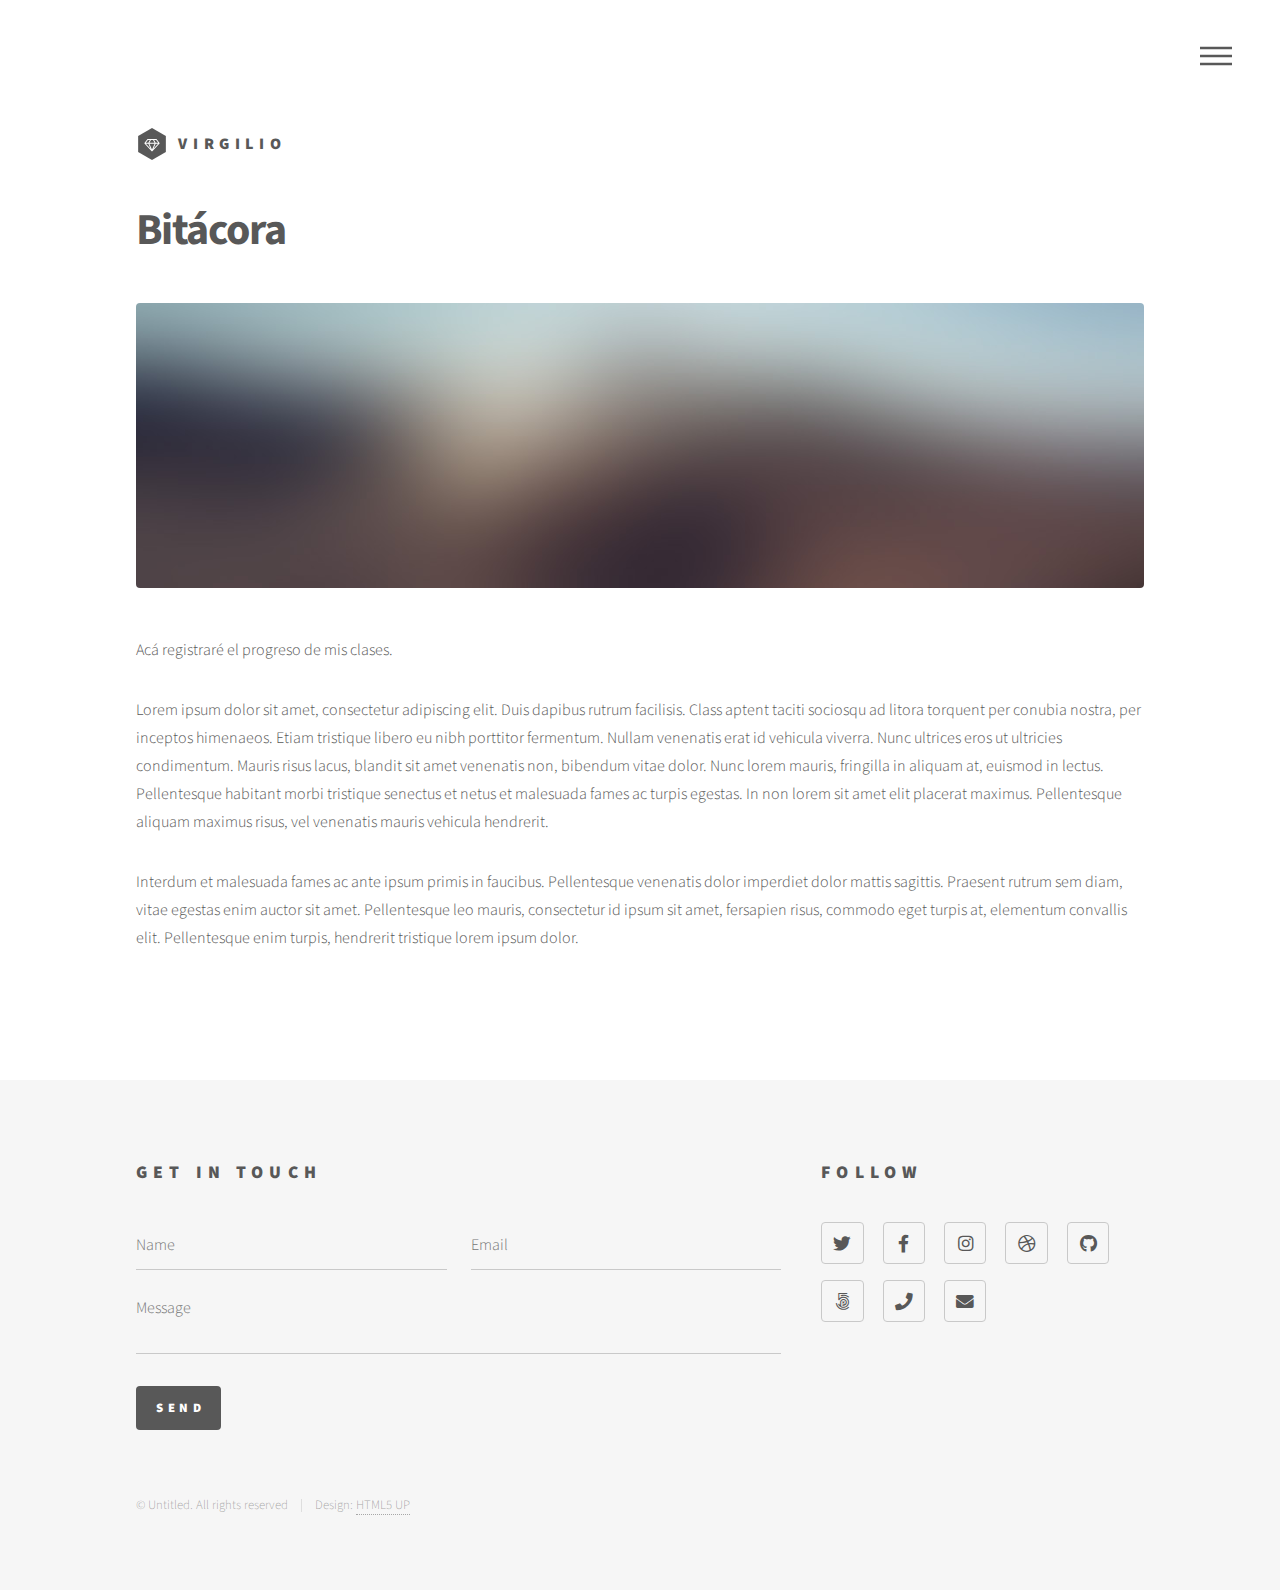
<file: BITÁCORA DIGITAL/Bitácora.html>
<!DOCTYPE HTML>
<!--
	Phantom by HTML5 UP
	html5up.net | @ajlkn
	Free for personal and commercial use under the CCA 3.0 license (html5up.net/license)
-->
<html>
	<head>
		<title>Bitácora</title>
		<meta charset="utf-8" />
		<meta name="viewport" content="width=device-width, initial-scale=1, user-scalable=no" />
		<link rel="stylesheet" href="assets/css/main.css" />
		<noscript><link rel="stylesheet" href="assets/css/noscript.css" /></noscript>
	</head>
	<body class="is-preload">
		<!-- Wrapper -->
			<div id="wrapper">

				<!-- Header -->
					<header id="header">
						<div class="inner">

							<!-- Logo -->
								<a href="index.html" class="logo">
									<span class="symbol"><img src="images/logo.svg" alt="" /></span><span class="title">Virgilio</span>
								</a>

							<!-- Nav -->
								<nav>
									<ul>
										<li><a href="#menu">Menu</a></li>
									</ul>
								</nav>

						</div>
					</header>

				<!-- Menu -->
					<nav id="menu">
						<h2>Menu</h2>
						<ul>
							<li><a href="index.html">Home</a></li>
							<li><a href="sobremi.html">Sobre mi</a></li>
							<li><a href="Bitácora.html">Bitácora</a></li>
							<li><a href="Proyectos.html">Proyectos</a></li>
							<li><a href="Contacto.html">Contacto</a></li>
						</ul>
					</nav>

				<!-- Main -->
					<div id="main">
						<div class="inner">
							<h1>Bitácora</h1>
							<span class="image main"><img src="images/pic13.jpg" alt="" /></span>
							<p>Acá registraré el progreso de mis clases.</p>
							<p>Lorem ipsum dolor sit amet, consectetur adipiscing elit. Duis dapibus rutrum facilisis. Class aptent taciti sociosqu ad litora torquent per conubia nostra, per inceptos himenaeos. Etiam tristique libero eu nibh porttitor fermentum. Nullam venenatis erat id vehicula viverra. Nunc ultrices eros ut ultricies condimentum. Mauris risus lacus, blandit sit amet venenatis non, bibendum vitae dolor. Nunc lorem mauris, fringilla in aliquam at, euismod in lectus. Pellentesque habitant morbi tristique senectus et netus et malesuada fames ac turpis egestas. In non lorem sit amet elit placerat maximus. Pellentesque aliquam maximus risus, vel venenatis mauris vehicula hendrerit.</p>
							<p>Interdum et malesuada fames ac ante ipsum primis in faucibus. Pellentesque venenatis dolor imperdiet dolor mattis sagittis. Praesent rutrum sem diam, vitae egestas enim auctor sit amet. Pellentesque leo mauris, consectetur id ipsum sit amet, fersapien risus, commodo eget turpis at, elementum convallis elit. Pellentesque enim turpis, hendrerit tristique lorem ipsum dolor.</p>
						</div>
					</div>

				<!-- Footer -->
					<footer id="footer">
						<div class="inner">
							<section>
								<h2>Get in touch</h2>
								<form method="post" action="#">
									<div class="fields">
										<div class="field half">
											<input type="text" name="name" id="name" placeholder="Name" />
										</div>
										<div class="field half">
											<input type="email" name="email" id="email" placeholder="Email" />
										</div>
										<div class="field">
											<textarea name="message" id="message" placeholder="Message"></textarea>
										</div>
									</div>
									<ul class="actions">
										<li><input type="submit" value="Send" class="primary" /></li>
									</ul>
								</form>
							</section>
							<section>
								<h2>Follow</h2>
								<ul class="icons">
									<li><a href="#" class="icon brands style2 fa-twitter"><span class="label">Twitter</span></a></li>
									<li><a href="#" class="icon brands style2 fa-facebook-f"><span class="label">Facebook</span></a></li>
									<li><a href="#" class="icon brands style2 fa-instagram"><span class="label">Instagram</span></a></li>
									<li><a href="#" class="icon brands style2 fa-dribbble"><span class="label">Dribbble</span></a></li>
									<li><a href="#" class="icon brands style2 fa-github"><span class="label">GitHub</span></a></li>
									<li><a href="#" class="icon brands style2 fa-500px"><span class="label">500px</span></a></li>
									<li><a href="#" class="icon solid style2 fa-phone"><span class="label">Phone</span></a></li>
									<li><a href="#" class="icon solid style2 fa-envelope"><span class="label">Email</span></a></li>
								</ul>
							</section>
							<ul class="copyright">
								<li>&copy; Untitled. All rights reserved</li><li>Design: <a href="http://html5up.net">HTML5 UP</a></li>
							</ul>
						</div>
					</footer>

			</div>

		<!-- Scripts -->
			<script src="assets/js/jquery.min.js"></script>
			<script src="assets/js/browser.min.js"></script>
			<script src="assets/js/breakpoints.min.js"></script>
			<script src="assets/js/util.js"></script>
			<script src="assets/js/main.js"></script>

	</body>
</html>
</file>
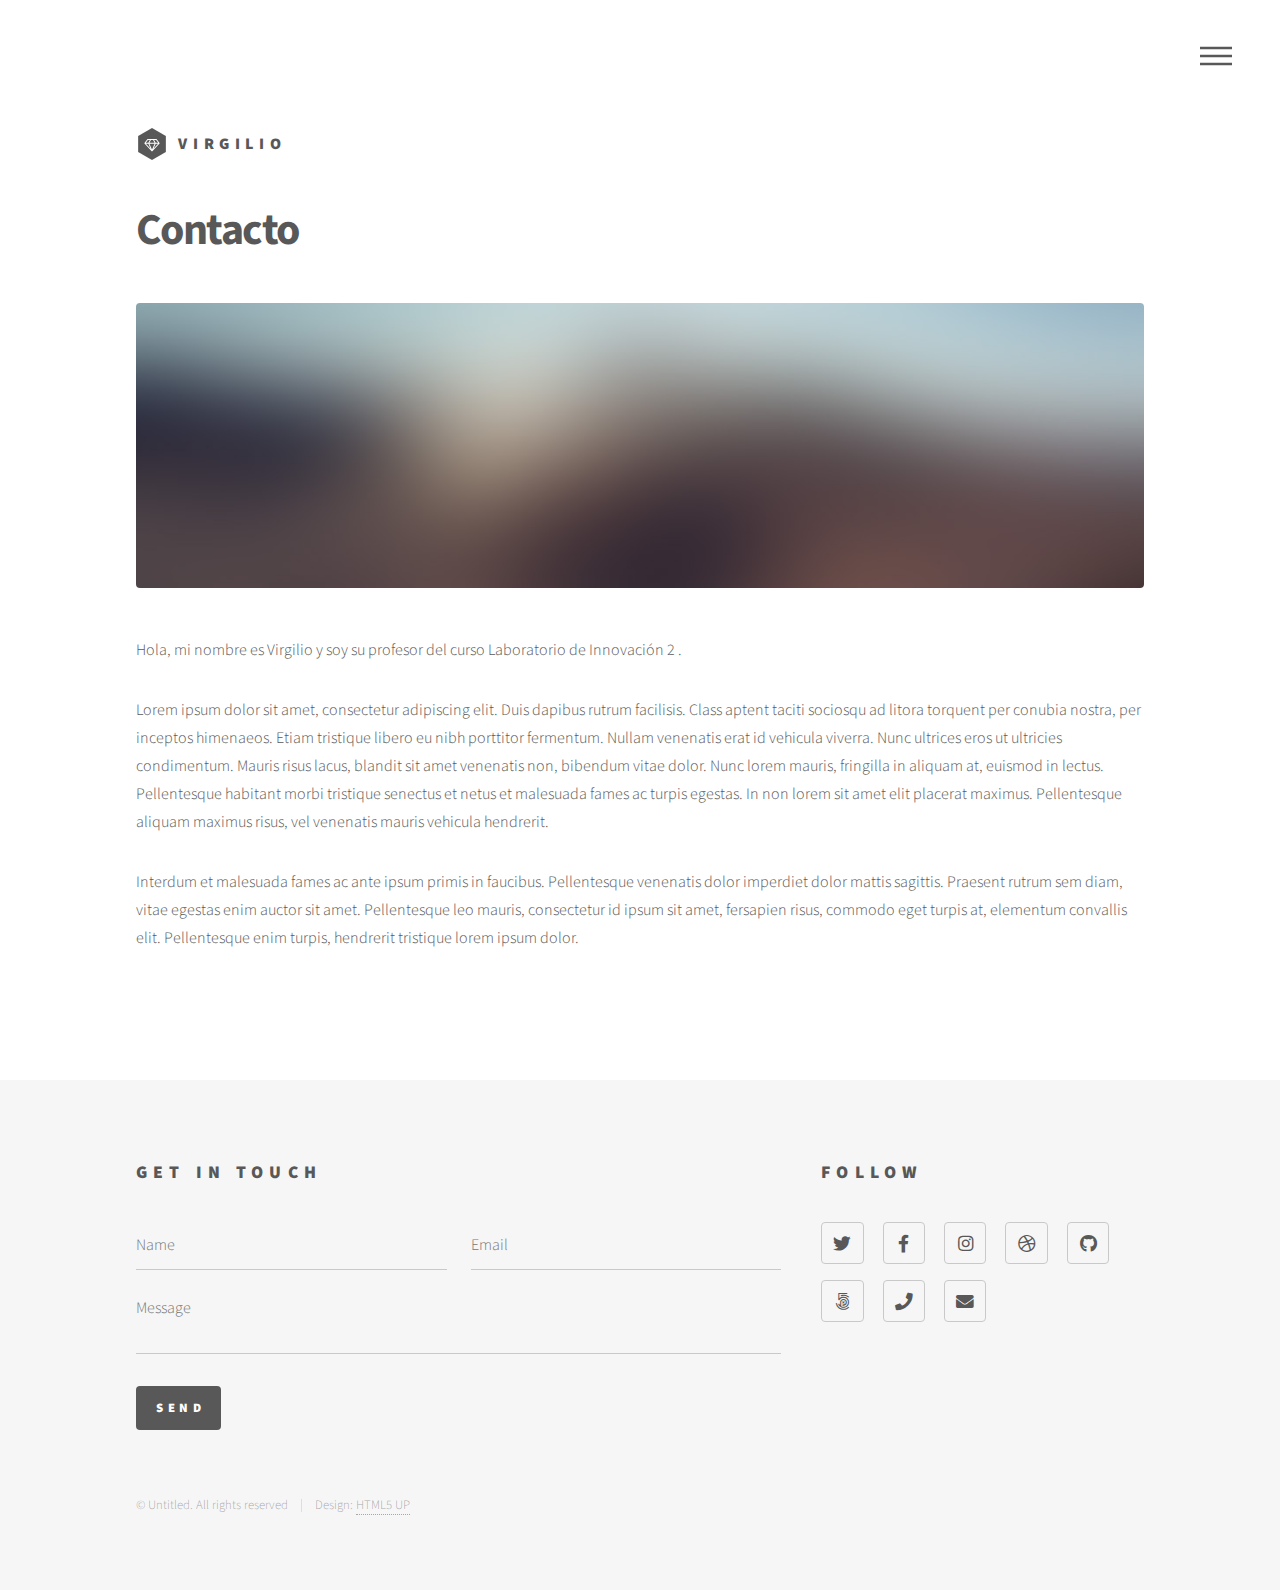
<file: BITÁCORA DIGITAL/Contacto.html>
<!DOCTYPE HTML>
<!--
	Phantom by HTML5 UP
	html5up.net | @ajlkn
	Free for personal and commercial use under the CCA 3.0 license (html5up.net/license)
-->
<html>
	<head>
		<title>Contacto</title>
		<meta charset="utf-8" />
		<meta name="viewport" content="width=device-width, initial-scale=1, user-scalable=no" />
		<link rel="stylesheet" href="assets/css/main.css" />
		<noscript><link rel="stylesheet" href="assets/css/noscript.css" /></noscript>
	</head>
	<body class="is-preload">
		<!-- Wrapper -->
			<div id="wrapper">

				<!-- Header -->
					<header id="header">
						<div class="inner">

							<!-- Logo -->
								<a href="index.html" class="logo">
									<span class="symbol"><img src="images/logo.svg" alt="" /></span><span class="title">Virgilio</span>
								</a>

							<!-- Nav -->
								<nav>
									<ul>
										<li><a href="#menu">Menu</a></li>
									</ul>
								</nav>

						</div>
					</header>

				<!-- Menu -->
					<nav id="menu">
						<h2>Menu</h2>
						<ul>
							<li><a href="index.html">Home</a></li>
							<li><a href="sobremi.html">Sobre mi</a></li>
							<li><a href="Bitácora.html">Bitácora</a></li>
							<li><a href="Proyectos.html">Proyectos</a></li>
							<li><a href="Contacto.html">Contacto</a></li>
						</ul>
					</nav>

				<!-- Main -->
					<div id="main">
						<div class="inner">
							<h1>Contacto</h1>
							<span class="image main"><img src="images/pic13.jpg" alt="" /></span>
							<p>Hola, mi nombre es Virgilio y soy su profesor del curso Laboratorio de Innovación 2 .</p>
							<p>Lorem ipsum dolor sit amet, consectetur adipiscing elit. Duis dapibus rutrum facilisis. Class aptent taciti sociosqu ad litora torquent per conubia nostra, per inceptos himenaeos. Etiam tristique libero eu nibh porttitor fermentum. Nullam venenatis erat id vehicula viverra. Nunc ultrices eros ut ultricies condimentum. Mauris risus lacus, blandit sit amet venenatis non, bibendum vitae dolor. Nunc lorem mauris, fringilla in aliquam at, euismod in lectus. Pellentesque habitant morbi tristique senectus et netus et malesuada fames ac turpis egestas. In non lorem sit amet elit placerat maximus. Pellentesque aliquam maximus risus, vel venenatis mauris vehicula hendrerit.</p>
							<p>Interdum et malesuada fames ac ante ipsum primis in faucibus. Pellentesque venenatis dolor imperdiet dolor mattis sagittis. Praesent rutrum sem diam, vitae egestas enim auctor sit amet. Pellentesque leo mauris, consectetur id ipsum sit amet, fersapien risus, commodo eget turpis at, elementum convallis elit. Pellentesque enim turpis, hendrerit tristique lorem ipsum dolor.</p>
						</div>
					</div>

				<!-- Footer -->
					<footer id="footer">
						<div class="inner">
							<section>
								<h2>Get in touch</h2>
								<form method="post" action="#">
									<div class="fields">
										<div class="field half">
											<input type="text" name="name" id="name" placeholder="Name" />
										</div>
										<div class="field half">
											<input type="email" name="email" id="email" placeholder="Email" />
										</div>
										<div class="field">
											<textarea name="message" id="message" placeholder="Message"></textarea>
										</div>
									</div>
									<ul class="actions">
										<li><input type="submit" value="Send" class="primary" /></li>
									</ul>
								</form>
							</section>
							<section>
								<h2>Follow</h2>
								<ul class="icons">
									<li><a href="#" class="icon brands style2 fa-twitter"><span class="label">Twitter</span></a></li>
									<li><a href="#" class="icon brands style2 fa-facebook-f"><span class="label">Facebook</span></a></li>
									<li><a href="#" class="icon brands style2 fa-instagram"><span class="label">Instagram</span></a></li>
									<li><a href="#" class="icon brands style2 fa-dribbble"><span class="label">Dribbble</span></a></li>
									<li><a href="#" class="icon brands style2 fa-github"><span class="label">GitHub</span></a></li>
									<li><a href="#" class="icon brands style2 fa-500px"><span class="label">500px</span></a></li>
									<li><a href="#" class="icon solid style2 fa-phone"><span class="label">Phone</span></a></li>
									<li><a href="#" class="icon solid style2 fa-envelope"><span class="label">Email</span></a></li>
								</ul>
							</section>
							<ul class="copyright">
								<li>&copy; Untitled. All rights reserved</li><li>Design: <a href="http://html5up.net">HTML5 UP</a></li>
							</ul>
						</div>
					</footer>

			</div>

		<!-- Scripts -->
			<script src="assets/js/jquery.min.js"></script>
			<script src="assets/js/browser.min.js"></script>
			<script src="assets/js/breakpoints.min.js"></script>
			<script src="assets/js/util.js"></script>
			<script src="assets/js/main.js"></script>

	</body>
</html>
</file>
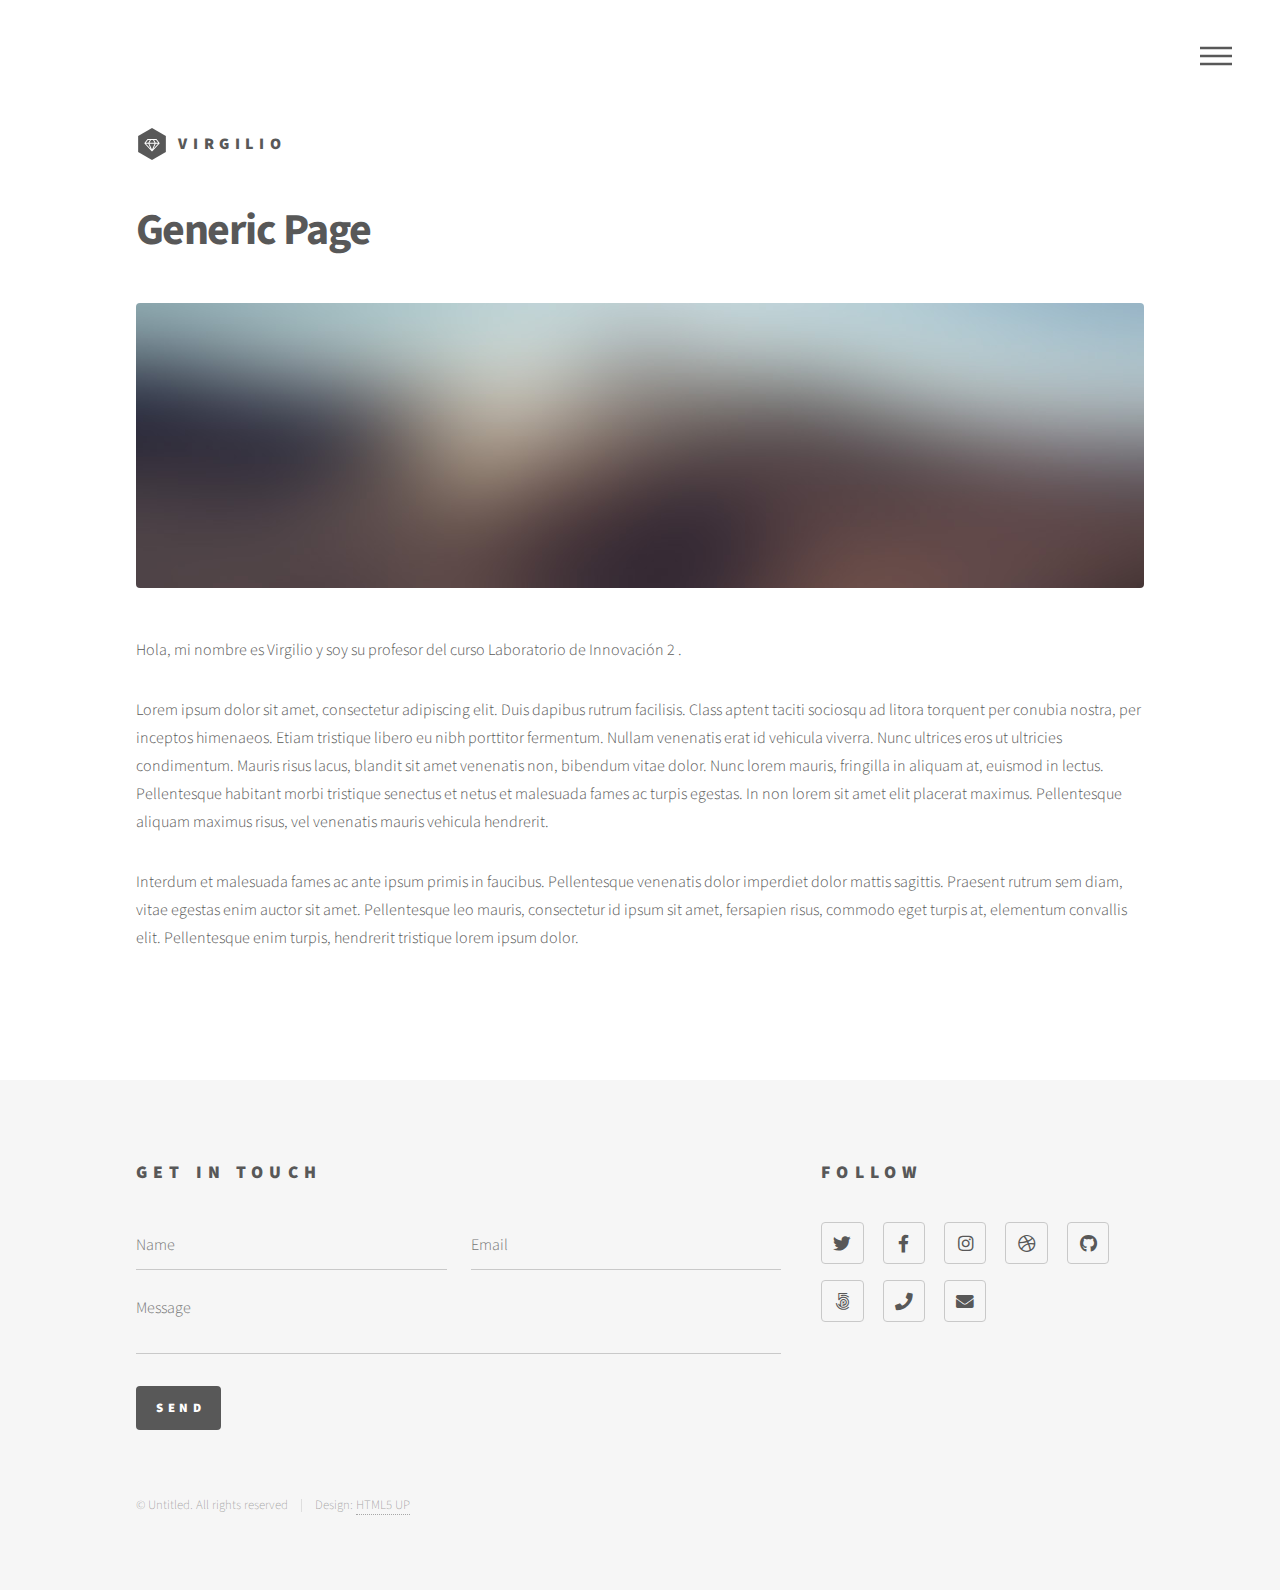
<file: BITÁCORA DIGITAL/generic.html>
<!DOCTYPE HTML>
<!--
	Phantom by HTML5 UP
	html5up.net | @ajlkn
	Free for personal and commercial use under the CCA 3.0 license (html5up.net/license)
-->
<html>
	<head>
		<title>Sobre mi</title>
		<meta charset="utf-8" />
		<meta name="viewport" content="width=device-width, initial-scale=1, user-scalable=no" />
		<link rel="stylesheet" href="assets/css/main.css" />
		<noscript><link rel="stylesheet" href="assets/css/noscript.css" /></noscript>
	</head>
	<body class="is-preload">
		<!-- Wrapper -->
			<div id="wrapper">

				<!-- Header -->
					<header id="header">
						<div class="inner">

							<!-- Logo -->
								<a href="index.html" class="logo">
									<span class="symbol"><img src="images/logo.svg" alt="" /></span><span class="title">Virgilio</span>
								</a>

							<!-- Nav -->
								<nav>
									<ul>
										<li><a href="#menu">Menu</a></li>
									</ul>
								</nav>

						</div>
					</header>

				<!-- Menu -->
					<nav id="menu">
						<h2>Menu</h2>
						<ul>
							<li><a href="index.html">Home</a></li>
							<li><a href="generic.html">Sobre mi</a></li>
							<li><a href="generic.html">Bitácora</a></li>
							<li><a href="generic.html">Proyectos</a></li>
							<li><a href="elements.html">Contacto</a></li>
						</ul>
					</nav>

				<!-- Main -->
					<div id="main">
						<div class="inner">
							<h1>Generic Page</h1>
							<span class="image main"><img src="images/pic13.jpg" alt="" /></span>
							<p>Hola, mi nombre es Virgilio y soy su profesor del curso Laboratorio de Innovación 2 .</p>
							<p>Lorem ipsum dolor sit amet, consectetur adipiscing elit. Duis dapibus rutrum facilisis. Class aptent taciti sociosqu ad litora torquent per conubia nostra, per inceptos himenaeos. Etiam tristique libero eu nibh porttitor fermentum. Nullam venenatis erat id vehicula viverra. Nunc ultrices eros ut ultricies condimentum. Mauris risus lacus, blandit sit amet venenatis non, bibendum vitae dolor. Nunc lorem mauris, fringilla in aliquam at, euismod in lectus. Pellentesque habitant morbi tristique senectus et netus et malesuada fames ac turpis egestas. In non lorem sit amet elit placerat maximus. Pellentesque aliquam maximus risus, vel venenatis mauris vehicula hendrerit.</p>
							<p>Interdum et malesuada fames ac ante ipsum primis in faucibus. Pellentesque venenatis dolor imperdiet dolor mattis sagittis. Praesent rutrum sem diam, vitae egestas enim auctor sit amet. Pellentesque leo mauris, consectetur id ipsum sit amet, fersapien risus, commodo eget turpis at, elementum convallis elit. Pellentesque enim turpis, hendrerit tristique lorem ipsum dolor.</p>
						</div>
					</div>

				<!-- Footer -->
					<footer id="footer">
						<div class="inner">
							<section>
								<h2>Get in touch</h2>
								<form method="post" action="#">
									<div class="fields">
										<div class="field half">
											<input type="text" name="name" id="name" placeholder="Name" />
										</div>
										<div class="field half">
											<input type="email" name="email" id="email" placeholder="Email" />
										</div>
										<div class="field">
											<textarea name="message" id="message" placeholder="Message"></textarea>
										</div>
									</div>
									<ul class="actions">
										<li><input type="submit" value="Send" class="primary" /></li>
									</ul>
								</form>
							</section>
							<section>
								<h2>Follow</h2>
								<ul class="icons">
									<li><a href="#" class="icon brands style2 fa-twitter"><span class="label">Twitter</span></a></li>
									<li><a href="#" class="icon brands style2 fa-facebook-f"><span class="label">Facebook</span></a></li>
									<li><a href="#" class="icon brands style2 fa-instagram"><span class="label">Instagram</span></a></li>
									<li><a href="#" class="icon brands style2 fa-dribbble"><span class="label">Dribbble</span></a></li>
									<li><a href="#" class="icon brands style2 fa-github"><span class="label">GitHub</span></a></li>
									<li><a href="#" class="icon brands style2 fa-500px"><span class="label">500px</span></a></li>
									<li><a href="#" class="icon solid style2 fa-phone"><span class="label">Phone</span></a></li>
									<li><a href="#" class="icon solid style2 fa-envelope"><span class="label">Email</span></a></li>
								</ul>
							</section>
							<ul class="copyright">
								<li>&copy; Untitled. All rights reserved</li><li>Design: <a href="http://html5up.net">HTML5 UP</a></li>
							</ul>
						</div>
					</footer>

			</div>

		<!-- Scripts -->
			<script src="assets/js/jquery.min.js"></script>
			<script src="assets/js/browser.min.js"></script>
			<script src="assets/js/breakpoints.min.js"></script>
			<script src="assets/js/util.js"></script>
			<script src="assets/js/main.js"></script>

	</body>
</html>
</file>
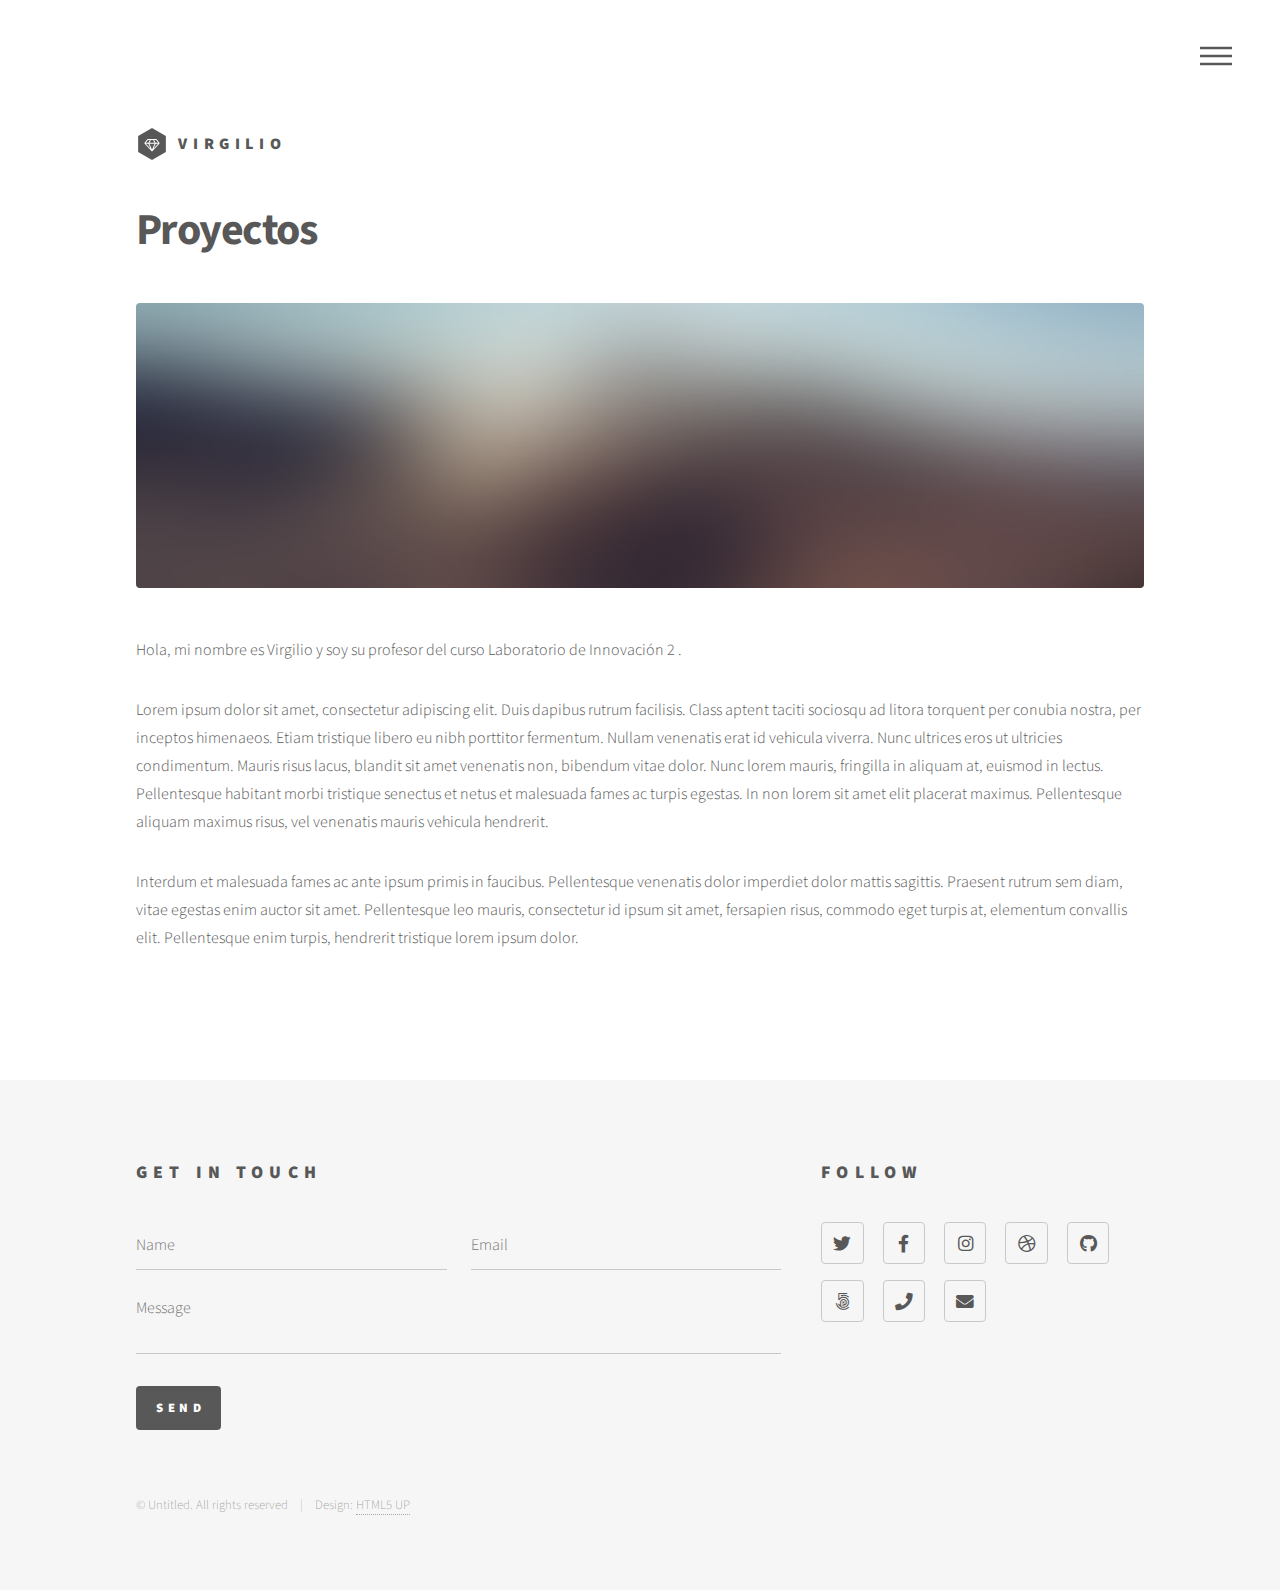
<file: BITÁCORA DIGITAL/Proyectos.html>
<!DOCTYPE HTML>
<!--
	Phantom by HTML5 UP
	html5up.net | @ajlkn
	Free for personal and commercial use under the CCA 3.0 license (html5up.net/license)
-->
<html>
	<head>
		<title>Proyectos</title>
		<meta charset="utf-8" />
		<meta name="viewport" content="width=device-width, initial-scale=1, user-scalable=no" />
		<link rel="stylesheet" href="assets/css/main.css" />
		<noscript><link rel="stylesheet" href="assets/css/noscript.css" /></noscript>
	</head>
	<body class="is-preload">
		<!-- Wrapper -->
			<div id="wrapper">

				<!-- Header -->
					<header id="header">
						<div class="inner">

							<!-- Logo -->
								<a href="index.html" class="logo">
									<span class="symbol"><img src="images/logo.svg" alt="" /></span><span class="title">Virgilio</span>
								</a>

							<!-- Nav -->
								<nav>
									<ul>
										<li><a href="#menu">Menu</a></li>
									</ul>
								</nav>

						</div>
					</header>

				<!-- Menu -->
					<nav id="menu">
						<h2>Menu</h2>
						<ul>
							<li><a href="index.html">Home</a></li>
							<li><a href="sobremi.html">Sobre mi</a></li>
							<li><a href="Bitácora.html">Bitácora</a></li>
							<li><a href="Proyectos.html">Proyectos</a></li>
							<li><a href="Contacto.html">Contacto</a></li>
						</ul>
					</nav>

				<!-- Main -->
					<div id="main">
						<div class="inner">
							<h1>Proyectos</h1>
							<span class="image main"><img src="images/pic13.jpg" alt="" /></span>
							<p>Hola, mi nombre es Virgilio y soy su profesor del curso Laboratorio de Innovación 2 .</p>
							<p>Lorem ipsum dolor sit amet, consectetur adipiscing elit. Duis dapibus rutrum facilisis. Class aptent taciti sociosqu ad litora torquent per conubia nostra, per inceptos himenaeos. Etiam tristique libero eu nibh porttitor fermentum. Nullam venenatis erat id vehicula viverra. Nunc ultrices eros ut ultricies condimentum. Mauris risus lacus, blandit sit amet venenatis non, bibendum vitae dolor. Nunc lorem mauris, fringilla in aliquam at, euismod in lectus. Pellentesque habitant morbi tristique senectus et netus et malesuada fames ac turpis egestas. In non lorem sit amet elit placerat maximus. Pellentesque aliquam maximus risus, vel venenatis mauris vehicula hendrerit.</p>
							<p>Interdum et malesuada fames ac ante ipsum primis in faucibus. Pellentesque venenatis dolor imperdiet dolor mattis sagittis. Praesent rutrum sem diam, vitae egestas enim auctor sit amet. Pellentesque leo mauris, consectetur id ipsum sit amet, fersapien risus, commodo eget turpis at, elementum convallis elit. Pellentesque enim turpis, hendrerit tristique lorem ipsum dolor.</p>
						</div>
					</div>

				<!-- Footer -->
					<footer id="footer">
						<div class="inner">
							<section>
								<h2>Get in touch</h2>
								<form method="post" action="#">
									<div class="fields">
										<div class="field half">
											<input type="text" name="name" id="name" placeholder="Name" />
										</div>
										<div class="field half">
											<input type="email" name="email" id="email" placeholder="Email" />
										</div>
										<div class="field">
											<textarea name="message" id="message" placeholder="Message"></textarea>
										</div>
									</div>
									<ul class="actions">
										<li><input type="submit" value="Send" class="primary" /></li>
									</ul>
								</form>
							</section>
							<section>
								<h2>Follow</h2>
								<ul class="icons">
									<li><a href="#" class="icon brands style2 fa-twitter"><span class="label">Twitter</span></a></li>
									<li><a href="#" class="icon brands style2 fa-facebook-f"><span class="label">Facebook</span></a></li>
									<li><a href="#" class="icon brands style2 fa-instagram"><span class="label">Instagram</span></a></li>
									<li><a href="#" class="icon brands style2 fa-dribbble"><span class="label">Dribbble</span></a></li>
									<li><a href="#" class="icon brands style2 fa-github"><span class="label">GitHub</span></a></li>
									<li><a href="#" class="icon brands style2 fa-500px"><span class="label">500px</span></a></li>
									<li><a href="#" class="icon solid style2 fa-phone"><span class="label">Phone</span></a></li>
									<li><a href="#" class="icon solid style2 fa-envelope"><span class="label">Email</span></a></li>
								</ul>
							</section>
							<ul class="copyright">
								<li>&copy; Untitled. All rights reserved</li><li>Design: <a href="http://html5up.net">HTML5 UP</a></li>
							</ul>
						</div>
					</footer>

			</div>

		<!-- Scripts -->
			<script src="assets/js/jquery.min.js"></script>
			<script src="assets/js/browser.min.js"></script>
			<script src="assets/js/breakpoints.min.js"></script>
			<script src="assets/js/util.js"></script>
			<script src="assets/js/main.js"></script>

	</body>
</html>
</file>
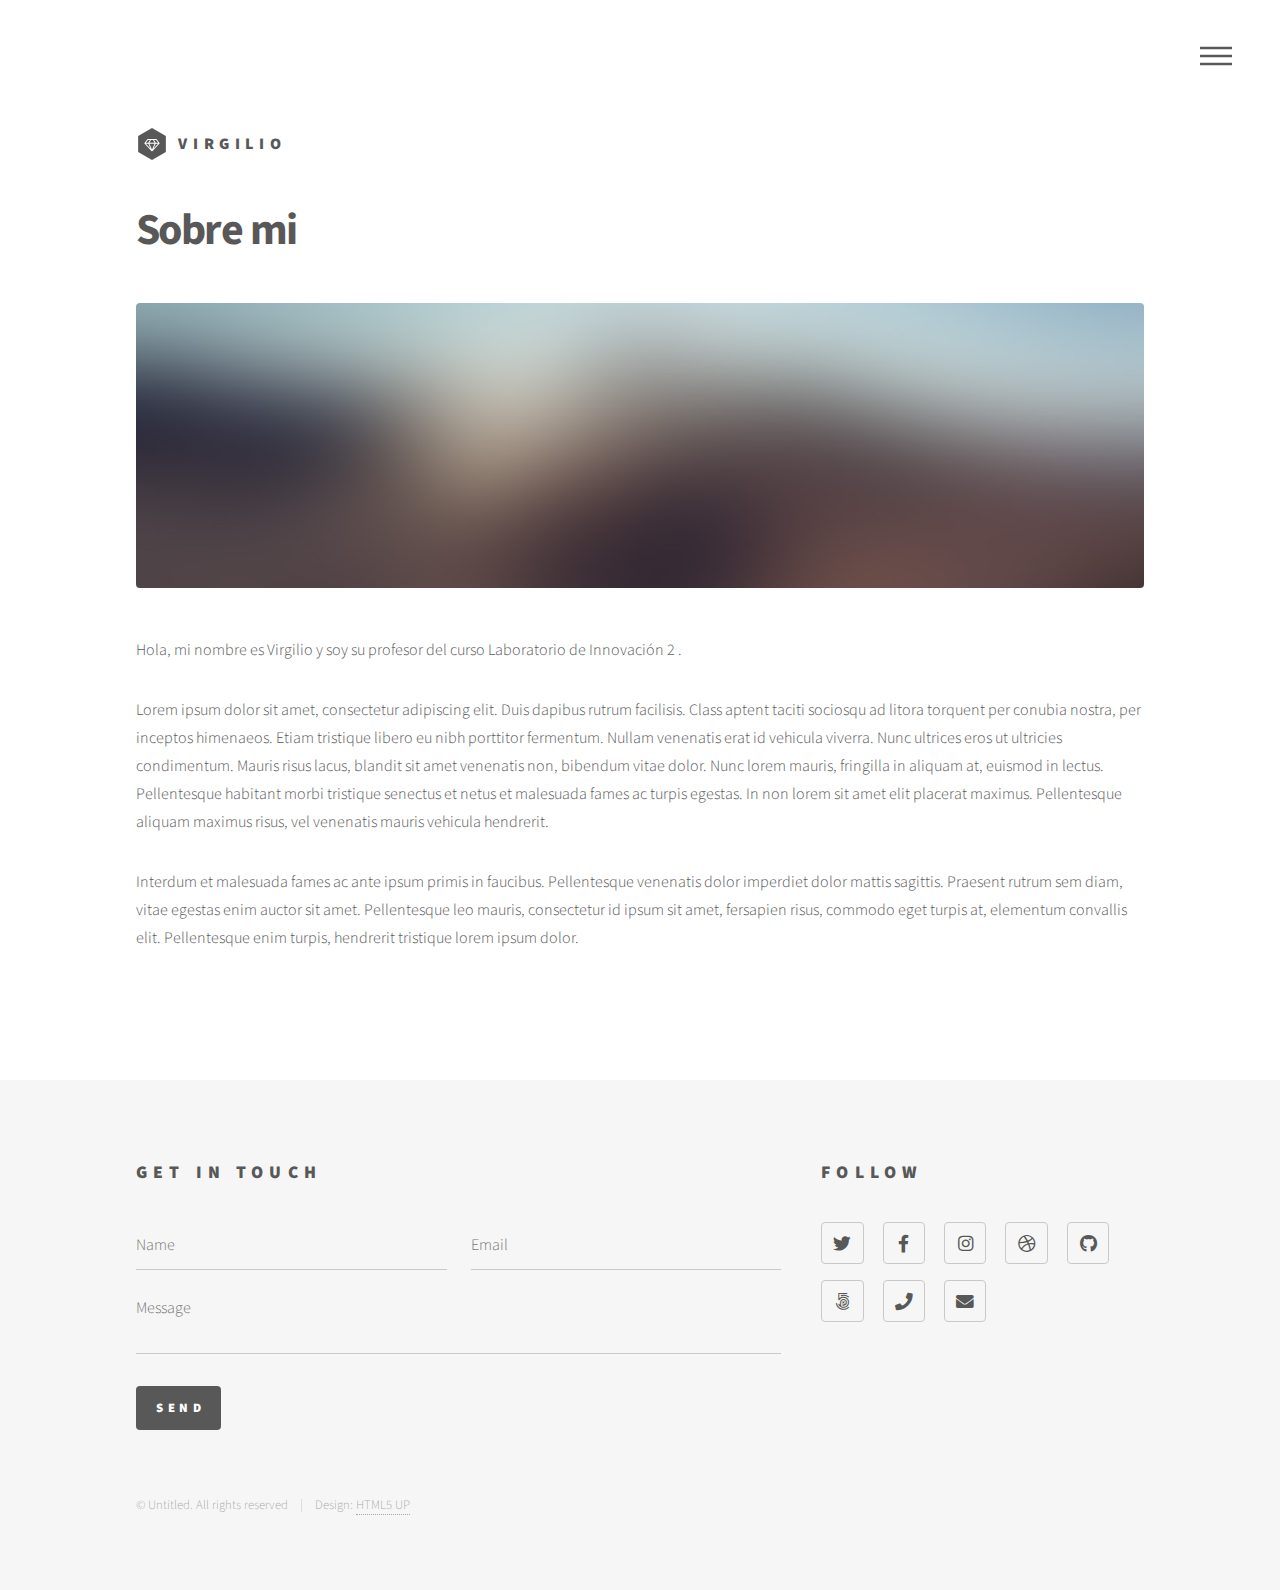
<file: BITÁCORA DIGITAL/sobremi.html>
<!DOCTYPE HTML>
<!--
	Phantom by HTML5 UP
	html5up.net | @ajlkn
	Free for personal and commercial use under the CCA 3.0 license (html5up.net/license)
-->
<html>
	<head>
		<title>Sobre mi</title>
		<meta charset="utf-8" />
		<meta name="viewport" content="width=device-width, initial-scale=1, user-scalable=no" />
		<link rel="stylesheet" href="assets/css/main.css" />
		<noscript><link rel="stylesheet" href="assets/css/noscript.css" /></noscript>
	</head>
	<body class="is-preload">
		<!-- Wrapper -->
			<div id="wrapper">

				<!-- Header -->
					<header id="header">
						<div class="inner">

							<!-- Logo -->
								<a href="index.html" class="logo">
									<span class="symbol"><img src="images/logo.svg" alt="" /></span><span class="title">Virgilio</span>
								</a>

							<!-- Nav -->
								<nav>
									<ul>
										<li><a href="#menu">Menu</a></li>
									</ul>
								</nav>

						</div>
					</header>

				<!-- Menu -->
					<nav id="menu">
						<h2>Menu</h2>
						<ul>
							<li><a href="index.html">Home</a></li>
							<li><a href="sobremi.html">Sobre mi</a></li>
							<li><a href="Bitácora.html">Bitácora</a></li>
							<li><a href="Proyectos.html">Proyectos</a></li>
							<li><a href="Contacto.html">Contacto</a></li>
						</ul>
					</nav>

				<!-- Main -->
					<div id="main">
						<div class="inner">
							<h1>Sobre mi</h1>
							<span class="image main"><img src="images/pic13.jpg" alt="" /></span>
							<p>Hola, mi nombre es Virgilio y soy su profesor del curso Laboratorio de Innovación 2 .</p>
							<p>Lorem ipsum dolor sit amet, consectetur adipiscing elit. Duis dapibus rutrum facilisis. Class aptent taciti sociosqu ad litora torquent per conubia nostra, per inceptos himenaeos. Etiam tristique libero eu nibh porttitor fermentum. Nullam venenatis erat id vehicula viverra. Nunc ultrices eros ut ultricies condimentum. Mauris risus lacus, blandit sit amet venenatis non, bibendum vitae dolor. Nunc lorem mauris, fringilla in aliquam at, euismod in lectus. Pellentesque habitant morbi tristique senectus et netus et malesuada fames ac turpis egestas. In non lorem sit amet elit placerat maximus. Pellentesque aliquam maximus risus, vel venenatis mauris vehicula hendrerit.</p>
							<p>Interdum et malesuada fames ac ante ipsum primis in faucibus. Pellentesque venenatis dolor imperdiet dolor mattis sagittis. Praesent rutrum sem diam, vitae egestas enim auctor sit amet. Pellentesque leo mauris, consectetur id ipsum sit amet, fersapien risus, commodo eget turpis at, elementum convallis elit. Pellentesque enim turpis, hendrerit tristique lorem ipsum dolor.</p>
						</div>
					</div>

				<!-- Footer -->
					<footer id="footer">
						<div class="inner">
							<section>
								<h2>Get in touch</h2>
								<form method="post" action="#">
									<div class="fields">
										<div class="field half">
											<input type="text" name="name" id="name" placeholder="Name" />
										</div>
										<div class="field half">
											<input type="email" name="email" id="email" placeholder="Email" />
										</div>
										<div class="field">
											<textarea name="message" id="message" placeholder="Message"></textarea>
										</div>
									</div>
									<ul class="actions">
										<li><input type="submit" value="Send" class="primary" /></li>
									</ul>
								</form>
							</section>
							<section>
								<h2>Follow</h2>
								<ul class="icons">
									<li><a href="#" class="icon brands style2 fa-twitter"><span class="label">Twitter</span></a></li>
									<li><a href="#" class="icon brands style2 fa-facebook-f"><span class="label">Facebook</span></a></li>
									<li><a href="#" class="icon brands style2 fa-instagram"><span class="label">Instagram</span></a></li>
									<li><a href="#" class="icon brands style2 fa-dribbble"><span class="label">Dribbble</span></a></li>
									<li><a href="#" class="icon brands style2 fa-github"><span class="label">GitHub</span></a></li>
									<li><a href="#" class="icon brands style2 fa-500px"><span class="label">500px</span></a></li>
									<li><a href="#" class="icon solid style2 fa-phone"><span class="label">Phone</span></a></li>
									<li><a href="#" class="icon solid style2 fa-envelope"><span class="label">Email</span></a></li>
								</ul>
							</section>
							<ul class="copyright">
								<li>&copy; Untitled. All rights reserved</li><li>Design: <a href="http://html5up.net">HTML5 UP</a></li>
							</ul>
						</div>
					</footer>

			</div>

		<!-- Scripts -->
			<script src="assets/js/jquery.min.js"></script>
			<script src="assets/js/browser.min.js"></script>
			<script src="assets/js/breakpoints.min.js"></script>
			<script src="assets/js/util.js"></script>
			<script src="assets/js/main.js"></script>

	</body>
</html>
</file>
<file: BITÁCORA DIGITAL/assets/css/noscript.css>
/*
	Phantom by HTML5 UP
	html5up.net | @ajlkn
	Free for personal and commercial use under the CCA 3.0 license (html5up.net/license)
*/

/* Tiles */

	body.is-preload .tiles article {
		-moz-transform: none;
		-webkit-transform: none;
		-ms-transform: none;
		transform: none;
		opacity: 1;
	}
</file>
<file: assets/css/noscript.css>
/*
	Phantom by HTML5 UP
	html5up.net | @ajlkn
	Free for personal and commercial use under the CCA 3.0 license (html5up.net/license)
*/

/* Tiles */

	body.is-preload .tiles article {
		-moz-transform: none;
		-webkit-transform: none;
		-ms-transform: none;
		transform: none;
		opacity: 1;
	}
</file>
<file: BITÁCORA DIGITAL/assets/css/main.css>
@import url(fontawesome-all.min.css);
@import url("https://fonts.googleapis.com/css?family=Source+Sans+Pro:300,700,900");

/*
	Phantom by HTML5 UP
	html5up.net | @ajlkn
	Free for personal and commercial use under the CCA 3.0 license (html5up.net/license)
*/

html, body, div, span, applet, object,
iframe, h1, h2, h3, h4, h5, h6, p, blockquote,
pre, a, abbr, acronym, address, big, cite,
code, del, dfn, em, img, ins, kbd, q, s, samp,
small, strike, strong, sub, sup, tt, var, b,
u, i, center, dl, dt, dd, ol, ul, li, fieldset,
form, label, legend, table, caption, tbody,
tfoot, thead, tr, th, td, article, aside,
canvas, details, embed, figure, figcaption,
footer, header, hgroup, menu, nav, output, ruby,
section, summary, time, mark, audio, video {
	margin: 0;
	padding: 0;
	border: 0;
	font-size: 100%;
	font: inherit;
	vertical-align: baseline;}

article, aside, details, figcaption, figure,
footer, header, hgroup, menu, nav, section {
	display: block;}

body {
	line-height: 1;
}

ol, ul {
	list-style: none;
}

blockquote, q {
	quotes: none;
}

	blockquote:before, blockquote:after, q:before, q:after {
		content: '';
		content: none;
	}

table {
	border-collapse: collapse;
	border-spacing: 0;
}

body {
	-webkit-text-size-adjust: none;
}

mark {
	background-color: transparent;
	color: inherit;
}

input::-moz-focus-inner {
	border: 0;
	padding: 0;
}

input, select, textarea {
	-moz-appearance: none;
	-webkit-appearance: none;
	-ms-appearance: none;
	appearance: none;
}

/* Basic */

	@-ms-viewport {
		width: device-width;
	}

	body {
		-ms-overflow-style: scrollbar;
	}

	@media screen and (max-width: 480px) {

		html, body {
			min-width: 320px;
		}

	}

	html {
		box-sizing: border-box;
	}

	*, *:before, *:after {
		box-sizing: inherit;
	}

	body {
		background: #ffffff;
	}

		body.is-preload *, body.is-preload *:before, body.is-preload *:after {
			-moz-animation: none !important;
			-webkit-animation: none !important;
			-ms-animation: none !important;
			animation: none !important;
			-moz-transition: none !important;
			-webkit-transition: none !important;
			-ms-transition: none !important;
			transition: none !important;
		}

/* Type */

	body, input, select, textarea {
		color: #585858;
		font-family: "Source Sans Pro", Helvetica, sans-serif;
		font-size: 16pt;
		font-weight: 300;
		line-height: 1.75;
	}

		@media screen and (max-width: 1680px) {

			body, input, select, textarea {
				font-size: 14pt;
			}

		}

		@media screen and (max-width: 1280px) {

			body, input, select, textarea {
				font-size: 12pt;
			}

		}

	a {
		-moz-transition: border-bottom-color 0.2s ease, color 0.2s ease;
		-webkit-transition: border-bottom-color 0.2s ease, color 0.2s ease;
		-ms-transition: border-bottom-color 0.2s ease, color 0.2s ease;
		transition: border-bottom-color 0.2s ease, color 0.2s ease;
		text-decoration: none;
		color: #585858;
		border-bottom: dotted 1px rgba(88, 88, 88, 0.5);
	}

		a:hover {
			border-bottom-color: transparent;
			color: #f2849e !important;
		}

	strong, b {
		font-weight: 900;
	}

	em, i {
		font-style: italic;
	}

	p {
		margin: 0 0 2em 0;
	}

	h1 {
		font-size: 2.75em;
		font-weight: 700;
		line-height: 1.3;
		margin: 0 0 1em 0;
		letter-spacing: -0.035em;
	}

		h1 a {
			color: inherit;
		}

		@media screen and (max-width: 736px) {

			h1 {
				font-size: 2em;
				margin: 0 0 1em 0;
			}

		}

		@media screen and (max-width: 360px) {

			h1 {
				font-size: 1.75em;
			}

		}

	h2, h3, h4, h5, h6 {
		font-weight: 900;
		line-height: 1.5;
		margin: 0 0 2em 0;
		text-transform: uppercase;
		letter-spacing: 0.35em;
	}

		h2 a, h3 a, h4 a, h5 a, h6 a {
			color: inherit;
		}

	h2 {
		font-size: 1.1em;
	}

	h3 {
		font-size: 1em;
	}

	h4 {
		font-size: 0.8em;
	}

	h5 {
		font-size: 0.8em;
	}

	h6 {
		font-size: 0.8em;
	}

	@media screen and (max-width: 980px) {

		h1 br, h2 br, h3 br, h4 br, h5 br, h6 br {
			display: none;
		}

	}

	@media screen and (max-width: 736px) {

		h2 {
			font-size: 1em;
		}

		h3 {
			font-size: 0.8em;
		}

	}

	sub {
		font-size: 0.8em;
		position: relative;
		top: 0.5em;
	}

	sup {
		font-size: 0.8em;
		position: relative;
		top: -0.5em;
	}

	blockquote {
		border-left: solid 4px #c9c9c9;
		font-style: italic;
		margin: 0 0 2em 0;
		padding: 0.5em 0 0.5em 2em;
	}

	code {
		background: rgba(144, 144, 144, 0.075);
		border-radius: 4px;
		border: solid 1px #c9c9c9;
		font-family: "Courier New", monospace;
		font-size: 0.9em;
		margin: 0 0.25em;
		padding: 0.25em 0.65em;
	}

	pre {
		-webkit-overflow-scrolling: touch;
		font-family: "Courier New", monospace;
		font-size: 0.9em;
		margin: 0 0 2em 0;
	}

		pre code {
			display: block;
			line-height: 1.75;
			padding: 1em 1.5em;
			overflow-x: auto;
		}

	hr {
		border: 0;
		border-bottom: solid 1px #c9c9c9;
		margin: 2em 0;
	}

		hr.major {
			margin: 3em 0;
		}

	.align-left {
		text-align: left;
	}

	.align-center {
		text-align: center;
	}

	.align-right {
		text-align: right;
	}

/* Row */

	.row {
		display: flex;
		flex-wrap: wrap;
		box-sizing: border-box;
		align-items: stretch;
	}

		.row > * {
			box-sizing: border-box;
		}

		.row.gtr-uniform > * > :last-child {
			margin-bottom: 0;
		}

		.row.aln-left {
			justify-content: flex-start;
		}

		.row.aln-center {
			justify-content: center;
		}

		.row.aln-right {
			justify-content: flex-end;
		}

		.row.aln-top {
			align-items: flex-start;
		}

		.row.aln-middle {
			align-items: center;
		}

		.row.aln-bottom {
			align-items: flex-end;
		}

		.row > .imp {
			order: -1;
		}

		.row > .col-1 {
			width: 8.33333%;
		}

		.row > .off-1 {
			margin-left: 8.33333%;
		}

		.row > .col-2 {
			width: 16.66667%;
		}

		.row > .off-2 {
			margin-left: 16.66667%;
		}

		.row > .col-3 {
			width: 25%;
		}

		.row > .off-3 {
			margin-left: 25%;
		}

		.row > .col-4 {
			width: 33.33333%;
		}

		.row > .off-4 {
			margin-left: 33.33333%;
		}

		.row > .col-5 {
			width: 41.66667%;
		}

		.row > .off-5 {
			margin-left: 41.66667%;
		}

		.row > .col-6 {
			width: 50%;
		}

		.row > .off-6 {
			margin-left: 50%;
		}

		.row > .col-7 {
			width: 58.33333%;
		}

		.row > .off-7 {
			margin-left: 58.33333%;
		}

		.row > .col-8 {
			width: 66.66667%;
		}

		.row > .off-8 {
			margin-left: 66.66667%;
		}

		.row > .col-9 {
			width: 75%;
		}

		.row > .off-9 {
			margin-left: 75%;
		}

		.row > .col-10 {
			width: 83.33333%;
		}

		.row > .off-10 {
			margin-left: 83.33333%;
		}

		.row > .col-11 {
			width: 91.66667%;
		}

		.row > .off-11 {
			margin-left: 91.66667%;
		}

		.row > .col-12 {
			width: 100%;
		}

		.row > .off-12 {
			margin-left: 100%;
		}

		.row.gtr-0 {
			margin-top: 0;
			margin-left: 0em;
		}

			.row.gtr-0 > * {
				padding: 0 0 0 0em;
			}

			.row.gtr-0.gtr-uniform {
				margin-top: 0em;
			}

				.row.gtr-0.gtr-uniform > * {
					padding-top: 0em;
				}

		.row.gtr-25 {
			margin-top: 0;
			margin-left: -0.5em;
		}

			.row.gtr-25 > * {
				padding: 0 0 0 0.5em;
			}

			.row.gtr-25.gtr-uniform {
				margin-top: -0.5em;
			}

				.row.gtr-25.gtr-uniform > * {
					padding-top: 0.5em;
				}

		.row.gtr-50 {
			margin-top: 0;
			margin-left: -1em;
		}

			.row.gtr-50 > * {
				padding: 0 0 0 1em;
			}

			.row.gtr-50.gtr-uniform {
				margin-top: -1em;
			}

				.row.gtr-50.gtr-uniform > * {
					padding-top: 1em;
				}

		.row {
			margin-top: 0;
			margin-left: -2em;
		}

			.row > * {
				padding: 0 0 0 2em;
			}

			.row.gtr-uniform {
				margin-top: -2em;
			}

				.row.gtr-uniform > * {
					padding-top: 2em;
				}

		.row.gtr-150 {
			margin-top: 0;
			margin-left: -3em;
		}

			.row.gtr-150 > * {
				padding: 0 0 0 3em;
			}

			.row.gtr-150.gtr-uniform {
				margin-top: -3em;
			}

				.row.gtr-150.gtr-uniform > * {
					padding-top: 3em;
				}

		.row.gtr-200 {
			margin-top: 0;
			margin-left: -4em;
		}

			.row.gtr-200 > * {
				padding: 0 0 0 4em;
			}

			.row.gtr-200.gtr-uniform {
				margin-top: -4em;
			}

				.row.gtr-200.gtr-uniform > * {
					padding-top: 4em;
				}

		@media screen and (max-width: 1680px) {

			.row {
				display: flex;
				flex-wrap: wrap;
				box-sizing: border-box;
				align-items: stretch;
			}

				.row > * {
					box-sizing: border-box;
				}

				.row.gtr-uniform > * > :last-child {
					margin-bottom: 0;
				}

				.row.aln-left {
					justify-content: flex-start;
				}

				.row.aln-center {
					justify-content: center;
				}

				.row.aln-right {
					justify-content: flex-end;
				}

				.row.aln-top {
					align-items: flex-start;
				}

				.row.aln-middle {
					align-items: center;
				}

				.row.aln-bottom {
					align-items: flex-end;
				}

				.row > .imp-xlarge {
					order: -1;
				}

				.row > .col-1-xlarge {
					width: 8.33333%;
				}

				.row > .off-1-xlarge {
					margin-left: 8.33333%;
				}

				.row > .col-2-xlarge {
					width: 16.66667%;
				}

				.row > .off-2-xlarge {
					margin-left: 16.66667%;
				}

				.row > .col-3-xlarge {
					width: 25%;
				}

				.row > .off-3-xlarge {
					margin-left: 25%;
				}

				.row > .col-4-xlarge {
					width: 33.33333%;
				}

				.row > .off-4-xlarge {
					margin-left: 33.33333%;
				}

				.row > .col-5-xlarge {
					width: 41.66667%;
				}

				.row > .off-5-xlarge {
					margin-left: 41.66667%;
				}

				.row > .col-6-xlarge {
					width: 50%;
				}

				.row > .off-6-xlarge {
					margin-left: 50%;
				}

				.row > .col-7-xlarge {
					width: 58.33333%;
				}

				.row > .off-7-xlarge {
					margin-left: 58.33333%;
				}

				.row > .col-8-xlarge {
					width: 66.66667%;
				}

				.row > .off-8-xlarge {
					margin-left: 66.66667%;
				}

				.row > .col-9-xlarge {
					width: 75%;
				}

				.row > .off-9-xlarge {
					margin-left: 75%;
				}

				.row > .col-10-xlarge {
					width: 83.33333%;
				}

				.row > .off-10-xlarge {
					margin-left: 83.33333%;
				}

				.row > .col-11-xlarge {
					width: 91.66667%;
				}

				.row > .off-11-xlarge {
					margin-left: 91.66667%;
				}

				.row > .col-12-xlarge {
					width: 100%;
				}

				.row > .off-12-xlarge {
					margin-left: 100%;
				}

				.row.gtr-0 {
					margin-top: 0;
					margin-left: 0em;
				}

					.row.gtr-0 > * {
						padding: 0 0 0 0em;
					}

					.row.gtr-0.gtr-uniform {
						margin-top: 0em;
					}

						.row.gtr-0.gtr-uniform > * {
							padding-top: 0em;
						}

				.row.gtr-25 {
					margin-top: 0;
					margin-left: -0.5em;
				}

					.row.gtr-25 > * {
						padding: 0 0 0 0.5em;
					}

					.row.gtr-25.gtr-uniform {
						margin-top: -0.5em;
					}

						.row.gtr-25.gtr-uniform > * {
							padding-top: 0.5em;
						}

				.row.gtr-50 {
					margin-top: 0;
					margin-left: -1em;
				}

					.row.gtr-50 > * {
						padding: 0 0 0 1em;
					}

					.row.gtr-50.gtr-uniform {
						margin-top: -1em;
					}

						.row.gtr-50.gtr-uniform > * {
							padding-top: 1em;
						}

				.row {
					margin-top: 0;
					margin-left: -2em;
				}

					.row > * {
						padding: 0 0 0 2em;
					}

					.row.gtr-uniform {
						margin-top: -2em;
					}

						.row.gtr-uniform > * {
							padding-top: 2em;
						}

				.row.gtr-150 {
					margin-top: 0;
					margin-left: -3em;
				}

					.row.gtr-150 > * {
						padding: 0 0 0 3em;
					}

					.row.gtr-150.gtr-uniform {
						margin-top: -3em;
					}

						.row.gtr-150.gtr-uniform > * {
							padding-top: 3em;
						}

				.row.gtr-200 {
					margin-top: 0;
					margin-left: -4em;
				}

					.row.gtr-200 > * {
						padding: 0 0 0 4em;
					}

					.row.gtr-200.gtr-uniform {
						margin-top: -4em;
					}

						.row.gtr-200.gtr-uniform > * {
							padding-top: 4em;
						}

		}

		@media screen and (max-width: 1280px) {

			.row {
				display: flex;
				flex-wrap: wrap;
				box-sizing: border-box;
				align-items: stretch;
			}

				.row > * {
					box-sizing: border-box;
				}

				.row.gtr-uniform > * > :last-child {
					margin-bottom: 0;
				}

				.row.aln-left {
					justify-content: flex-start;
				}

				.row.aln-center {
					justify-content: center;
				}

				.row.aln-right {
					justify-content: flex-end;
				}

				.row.aln-top {
					align-items: flex-start;
				}

				.row.aln-middle {
					align-items: center;
				}

				.row.aln-bottom {
					align-items: flex-end;
				}

				.row > .imp-large {
					order: -1;
				}

				.row > .col-1-large {
					width: 8.33333%;
				}

				.row > .off-1-large {
					margin-left: 8.33333%;
				}

				.row > .col-2-large {
					width: 16.66667%;
				}

				.row > .off-2-large {
					margin-left: 16.66667%;
				}

				.row > .col-3-large {
					width: 25%;
				}

				.row > .off-3-large {
					margin-left: 25%;
				}

				.row > .col-4-large {
					width: 33.33333%;
				}

				.row > .off-4-large {
					margin-left: 33.33333%;
				}

				.row > .col-5-large {
					width: 41.66667%;
				}

				.row > .off-5-large {
					margin-left: 41.66667%;
				}

				.row > .col-6-large {
					width: 50%;
				}

				.row > .off-6-large {
					margin-left: 50%;
				}

				.row > .col-7-large {
					width: 58.33333%;
				}

				.row > .off-7-large {
					margin-left: 58.33333%;
				}

				.row > .col-8-large {
					width: 66.66667%;
				}

				.row > .off-8-large {
					margin-left: 66.66667%;
				}

				.row > .col-9-large {
					width: 75%;
				}

				.row > .off-9-large {
					margin-left: 75%;
				}

				.row > .col-10-large {
					width: 83.33333%;
				}

				.row > .off-10-large {
					margin-left: 83.33333%;
				}

				.row > .col-11-large {
					width: 91.66667%;
				}

				.row > .off-11-large {
					margin-left: 91.66667%;
				}

				.row > .col-12-large {
					width: 100%;
				}

				.row > .off-12-large {
					margin-left: 100%;
				}

				.row.gtr-0 {
					margin-top: 0;
					margin-left: 0em;
				}

					.row.gtr-0 > * {
						padding: 0 0 0 0em;
					}

					.row.gtr-0.gtr-uniform {
						margin-top: 0em;
					}

						.row.gtr-0.gtr-uniform > * {
							padding-top: 0em;
						}

				.row.gtr-25 {
					margin-top: 0;
					margin-left: -0.5em;
				}

					.row.gtr-25 > * {
						padding: 0 0 0 0.5em;
					}

					.row.gtr-25.gtr-uniform {
						margin-top: -0.5em;
					}

						.row.gtr-25.gtr-uniform > * {
							padding-top: 0.5em;
						}

				.row.gtr-50 {
					margin-top: 0;
					margin-left: -1em;
				}

					.row.gtr-50 > * {
						padding: 0 0 0 1em;
					}

					.row.gtr-50.gtr-uniform {
						margin-top: -1em;
					}

						.row.gtr-50.gtr-uniform > * {
							padding-top: 1em;
						}

				.row {
					margin-top: 0;
					margin-left: -2em;
				}

					.row > * {
						padding: 0 0 0 2em;
					}

					.row.gtr-uniform {
						margin-top: -2em;
					}

						.row.gtr-uniform > * {
							padding-top: 2em;
						}

				.row.gtr-150 {
					margin-top: 0;
					margin-left: -3em;
				}

					.row.gtr-150 > * {
						padding: 0 0 0 3em;
					}

					.row.gtr-150.gtr-uniform {
						margin-top: -3em;
					}

						.row.gtr-150.gtr-uniform > * {
							padding-top: 3em;
						}

				.row.gtr-200 {
					margin-top: 0;
					margin-left: -4em;
				}

					.row.gtr-200 > * {
						padding: 0 0 0 4em;
					}

					.row.gtr-200.gtr-uniform {
						margin-top: -4em;
					}

						.row.gtr-200.gtr-uniform > * {
							padding-top: 4em;
						}

		}

		@media screen and (max-width: 980px) {

			.row {
				display: flex;
				flex-wrap: wrap;
				box-sizing: border-box;
				align-items: stretch;
			}

				.row > * {
					box-sizing: border-box;
				}

				.row.gtr-uniform > * > :last-child {
					margin-bottom: 0;
				}

				.row.aln-left {
					justify-content: flex-start;
				}

				.row.aln-center {
					justify-content: center;
				}

				.row.aln-right {
					justify-content: flex-end;
				}

				.row.aln-top {
					align-items: flex-start;
				}

				.row.aln-middle {
					align-items: center;
				}

				.row.aln-bottom {
					align-items: flex-end;
				}

				.row > .imp-medium {
					order: -1;
				}

				.row > .col-1-medium {
					width: 8.33333%;
				}

				.row > .off-1-medium {
					margin-left: 8.33333%;
				}

				.row > .col-2-medium {
					width: 16.66667%;
				}

				.row > .off-2-medium {
					margin-left: 16.66667%;
				}

				.row > .col-3-medium {
					width: 25%;
				}

				.row > .off-3-medium {
					margin-left: 25%;
				}

				.row > .col-4-medium {
					width: 33.33333%;
				}

				.row > .off-4-medium {
					margin-left: 33.33333%;
				}

				.row > .col-5-medium {
					width: 41.66667%;
				}

				.row > .off-5-medium {
					margin-left: 41.66667%;
				}

				.row > .col-6-medium {
					width: 50%;
				}

				.row > .off-6-medium {
					margin-left: 50%;
				}

				.row > .col-7-medium {
					width: 58.33333%;
				}

				.row > .off-7-medium {
					margin-left: 58.33333%;
				}

				.row > .col-8-medium {
					width: 66.66667%;
				}

				.row > .off-8-medium {
					margin-left: 66.66667%;
				}

				.row > .col-9-medium {
					width: 75%;
				}

				.row > .off-9-medium {
					margin-left: 75%;
				}

				.row > .col-10-medium {
					width: 83.33333%;
				}

				.row > .off-10-medium {
					margin-left: 83.33333%;
				}

				.row > .col-11-medium {
					width: 91.66667%;
				}

				.row > .off-11-medium {
					margin-left: 91.66667%;
				}

				.row > .col-12-medium {
					width: 100%;
				}

				.row > .off-12-medium {
					margin-left: 100%;
				}

				.row.gtr-0 {
					margin-top: 0;
					margin-left: 0em;
				}

					.row.gtr-0 > * {
						padding: 0 0 0 0em;
					}

					.row.gtr-0.gtr-uniform {
						margin-top: 0em;
					}

						.row.gtr-0.gtr-uniform > * {
							padding-top: 0em;
						}

				.row.gtr-25 {
					margin-top: 0;
					margin-left: -0.375em;
				}

					.row.gtr-25 > * {
						padding: 0 0 0 0.375em;
					}

					.row.gtr-25.gtr-uniform {
						margin-top: -0.375em;
					}

						.row.gtr-25.gtr-uniform > * {
							padding-top: 0.375em;
						}

				.row.gtr-50 {
					margin-top: 0;
					margin-left: -0.75em;
				}

					.row.gtr-50 > * {
						padding: 0 0 0 0.75em;
					}

					.row.gtr-50.gtr-uniform {
						margin-top: -0.75em;
					}

						.row.gtr-50.gtr-uniform > * {
							padding-top: 0.75em;
						}

				.row {
					margin-top: 0;
					margin-left: -1.5em;
				}

					.row > * {
						padding: 0 0 0 1.5em;
					}

					.row.gtr-uniform {
						margin-top: -1.5em;
					}

						.row.gtr-uniform > * {
							padding-top: 1.5em;
						}

				.row.gtr-150 {
					margin-top: 0;
					margin-left: -2.25em;
				}

					.row.gtr-150 > * {
						padding: 0 0 0 2.25em;
					}

					.row.gtr-150.gtr-uniform {
						margin-top: -2.25em;
					}

						.row.gtr-150.gtr-uniform > * {
							padding-top: 2.25em;
						}

				.row.gtr-200 {
					margin-top: 0;
					margin-left: -3em;
				}

					.row.gtr-200 > * {
						padding: 0 0 0 3em;
					}

					.row.gtr-200.gtr-uniform {
						margin-top: -3em;
					}

						.row.gtr-200.gtr-uniform > * {
							padding-top: 3em;
						}

		}

		@media screen and (max-width: 736px) {

			.row {
				display: flex;
				flex-wrap: wrap;
				box-sizing: border-box;
				align-items: stretch;
			}

				.row > * {
					box-sizing: border-box;
				}

				.row.gtr-uniform > * > :last-child {
					margin-bottom: 0;
				}

				.row.aln-left {
					justify-content: flex-start;
				}

				.row.aln-center {
					justify-content: center;
				}

				.row.aln-right {
					justify-content: flex-end;
				}

				.row.aln-top {
					align-items: flex-start;
				}

				.row.aln-middle {
					align-items: center;
				}

				.row.aln-bottom {
					align-items: flex-end;
				}

				.row > .imp-small {
					order: -1;
				}

				.row > .col-1-small {
					width: 8.33333%;
				}

				.row > .off-1-small {
					margin-left: 8.33333%;
				}

				.row > .col-2-small {
					width: 16.66667%;
				}

				.row > .off-2-small {
					margin-left: 16.66667%;
				}

				.row > .col-3-small {
					width: 25%;
				}

				.row > .off-3-small {
					margin-left: 25%;
				}

				.row > .col-4-small {
					width: 33.33333%;
				}

				.row > .off-4-small {
					margin-left: 33.33333%;
				}

				.row > .col-5-small {
					width: 41.66667%;
				}

				.row > .off-5-small {
					margin-left: 41.66667%;
				}

				.row > .col-6-small {
					width: 50%;
				}

				.row > .off-6-small {
					margin-left: 50%;
				}

				.row > .col-7-small {
					width: 58.33333%;
				}

				.row > .off-7-small {
					margin-left: 58.33333%;
				}

				.row > .col-8-small {
					width: 66.66667%;
				}

				.row > .off-8-small {
					margin-left: 66.66667%;
				}

				.row > .col-9-small {
					width: 75%;
				}

				.row > .off-9-small {
					margin-left: 75%;
				}

				.row > .col-10-small {
					width: 83.33333%;
				}

				.row > .off-10-small {
					margin-left: 83.33333%;
				}

				.row > .col-11-small {
					width: 91.66667%;
				}

				.row > .off-11-small {
					margin-left: 91.66667%;
				}

				.row > .col-12-small {
					width: 100%;
				}

				.row > .off-12-small {
					margin-left: 100%;
				}

				.row.gtr-0 {
					margin-top: 0;
					margin-left: 0em;
				}

					.row.gtr-0 > * {
						padding: 0 0 0 0em;
					}

					.row.gtr-0.gtr-uniform {
						margin-top: 0em;
					}

						.row.gtr-0.gtr-uniform > * {
							padding-top: 0em;
						}

				.row.gtr-25 {
					margin-top: 0;
					margin-left: -0.25em;
				}

					.row.gtr-25 > * {
						padding: 0 0 0 0.25em;
					}

					.row.gtr-25.gtr-uniform {
						margin-top: -0.25em;
					}

						.row.gtr-25.gtr-uniform > * {
							padding-top: 0.25em;
						}

				.row.gtr-50 {
					margin-top: 0;
					margin-left: -0.5em;
				}

					.row.gtr-50 > * {
						padding: 0 0 0 0.5em;
					}

					.row.gtr-50.gtr-uniform {
						margin-top: -0.5em;
					}

						.row.gtr-50.gtr-uniform > * {
							padding-top: 0.5em;
						}

				.row {
					margin-top: 0;
					margin-left: -1em;
				}

					.row > * {
						padding: 0 0 0 1em;
					}

					.row.gtr-uniform {
						margin-top: -1em;
					}

						.row.gtr-uniform > * {
							padding-top: 1em;
						}

				.row.gtr-150 {
					margin-top: 0;
					margin-left: -1.5em;
				}

					.row.gtr-150 > * {
						padding: 0 0 0 1.5em;
					}

					.row.gtr-150.gtr-uniform {
						margin-top: -1.5em;
					}

						.row.gtr-150.gtr-uniform > * {
							padding-top: 1.5em;
						}

				.row.gtr-200 {
					margin-top: 0;
					margin-left: -2em;
				}

					.row.gtr-200 > * {
						padding: 0 0 0 2em;
					}

					.row.gtr-200.gtr-uniform {
						margin-top: -2em;
					}

						.row.gtr-200.gtr-uniform > * {
							padding-top: 2em;
						}

		}

		@media screen and (max-width: 480px) {

			.row {
				display: flex;
				flex-wrap: wrap;
				box-sizing: border-box;
				align-items: stretch;
			}

				.row > * {
					box-sizing: border-box;
				}

				.row.gtr-uniform > * > :last-child {
					margin-bottom: 0;
				}

				.row.aln-left {
					justify-content: flex-start;
				}

				.row.aln-center {
					justify-content: center;
				}

				.row.aln-right {
					justify-content: flex-end;
				}

				.row.aln-top {
					align-items: flex-start;
				}

				.row.aln-middle {
					align-items: center;
				}

				.row.aln-bottom {
					align-items: flex-end;
				}

				.row > .imp-xsmall {
					order: -1;
				}

				.row > .col-1-xsmall {
					width: 8.33333%;
				}

				.row > .off-1-xsmall {
					margin-left: 8.33333%;
				}

				.row > .col-2-xsmall {
					width: 16.66667%;
				}

				.row > .off-2-xsmall {
					margin-left: 16.66667%;
				}

				.row > .col-3-xsmall {
					width: 25%;
				}

				.row > .off-3-xsmall {
					margin-left: 25%;
				}

				.row > .col-4-xsmall {
					width: 33.33333%;
				}

				.row > .off-4-xsmall {
					margin-left: 33.33333%;
				}

				.row > .col-5-xsmall {
					width: 41.66667%;
				}

				.row > .off-5-xsmall {
					margin-left: 41.66667%;
				}

				.row > .col-6-xsmall {
					width: 50%;
				}

				.row > .off-6-xsmall {
					margin-left: 50%;
				}

				.row > .col-7-xsmall {
					width: 58.33333%;
				}

				.row > .off-7-xsmall {
					margin-left: 58.33333%;
				}

				.row > .col-8-xsmall {
					width: 66.66667%;
				}

				.row > .off-8-xsmall {
					margin-left: 66.66667%;
				}

				.row > .col-9-xsmall {
					width: 75%;
				}

				.row > .off-9-xsmall {
					margin-left: 75%;
				}

				.row > .col-10-xsmall {
					width: 83.33333%;
				}

				.row > .off-10-xsmall {
					margin-left: 83.33333%;
				}

				.row > .col-11-xsmall {
					width: 91.66667%;
				}

				.row > .off-11-xsmall {
					margin-left: 91.66667%;
				}

				.row > .col-12-xsmall {
					width: 100%;
				}

				.row > .off-12-xsmall {
					margin-left: 100%;
				}

				.row.gtr-0 {
					margin-top: 0;
					margin-left: 0em;
				}

					.row.gtr-0 > * {
						padding: 0 0 0 0em;
					}

					.row.gtr-0.gtr-uniform {
						margin-top: 0em;
					}

						.row.gtr-0.gtr-uniform > * {
							padding-top: 0em;
						}

				.row.gtr-25 {
					margin-top: 0;
					margin-left: -0.25em;
				}

					.row.gtr-25 > * {
						padding: 0 0 0 0.25em;
					}

					.row.gtr-25.gtr-uniform {
						margin-top: -0.25em;
					}

						.row.gtr-25.gtr-uniform > * {
							padding-top: 0.25em;
						}

				.row.gtr-50 {
					margin-top: 0;
					margin-left: -0.5em;
				}

					.row.gtr-50 > * {
						padding: 0 0 0 0.5em;
					}

					.row.gtr-50.gtr-uniform {
						margin-top: -0.5em;
					}

						.row.gtr-50.gtr-uniform > * {
							padding-top: 0.5em;
						}

				.row {
					margin-top: 0;
					margin-left: -1em;
				}

					.row > * {
						padding: 0 0 0 1em;
					}

					.row.gtr-uniform {
						margin-top: -1em;
					}

						.row.gtr-uniform > * {
							padding-top: 1em;
						}

				.row.gtr-150 {
					margin-top: 0;
					margin-left: -1.5em;
				}

					.row.gtr-150 > * {
						padding: 0 0 0 1.5em;
					}

					.row.gtr-150.gtr-uniform {
						margin-top: -1.5em;
					}

						.row.gtr-150.gtr-uniform > * {
							padding-top: 1.5em;
						}

				.row.gtr-200 {
					margin-top: 0;
					margin-left: -2em;
				}

					.row.gtr-200 > * {
						padding: 0 0 0 2em;
					}

					.row.gtr-200.gtr-uniform {
						margin-top: -2em;
					}

						.row.gtr-200.gtr-uniform > * {
							padding-top: 2em;
						}

		}

/* Section/Article */

	section.special, article.special {
		text-align: center;
	}

	header p {
		margin-top: -1em;
	}

	@media screen and (max-width: 736px) {

		header p {
			margin-top: 0;
		}

	}

/* Icon */

	.icon {
		text-decoration: none;
		border-bottom: none;
		position: relative;
	}

		.icon:before {
			-moz-osx-font-smoothing: grayscale;
			-webkit-font-smoothing: antialiased;
			display: inline-block;
			font-style: normal;
			font-variant: normal;
			text-rendering: auto;
			line-height: 1;
			text-transform: none !important;
			font-family: 'Font Awesome 5 Free';
			font-weight: 400;
		}

		.icon > .label {
			display: none;
		}

		.icon:before {
			line-height: inherit;
		}

		.icon.solid:before {
			font-weight: 900;
		}

		.icon.brands:before {
			font-family: 'Font Awesome 5 Brands';
		}

		.icon.style2 {
			-moz-transition: background-color 0.2s ease-in-out, color 0.2s ease-in-out, border-color 0.2s ease-in-out;
			-webkit-transition: background-color 0.2s ease-in-out, color 0.2s ease-in-out, border-color 0.2s ease-in-out;
			-ms-transition: background-color 0.2s ease-in-out, color 0.2s ease-in-out, border-color 0.2s ease-in-out;
			transition: background-color 0.2s ease-in-out, color 0.2s ease-in-out, border-color 0.2s ease-in-out;
			background-color: transparent;
			border: solid 1px #c9c9c9;
			border-radius: 4px;
			width: 2.65em;
			height: 2.65em;
			display: inline-block;
			text-align: center;
			line-height: 2.65em;
			color: inherit;
		}

			.icon.style2:before {
				font-size: 1.1em;
			}

			.icon.style2:hover {
				color: #f2849e;
				border-color: #f2849e;
			}

			.icon.style2:active {
				background-color: rgba(242, 132, 158, 0.1);
			}

/* List */

	ol {
		list-style: decimal;
		margin: 0 0 2em 0;
		padding-left: 1.25em;
	}

		ol li {
			padding-left: 0.25em;
		}

	ul {
		list-style: disc;
		margin: 0 0 2em 0;
		padding-left: 1em;
	}

		ul li {
			padding-left: 0.5em;
		}

		ul.alt {
			list-style: none;
			padding-left: 0;
		}

			ul.alt li {
				border-top: solid 1px #c9c9c9;
				padding: 0.5em 0;
			}

				ul.alt li:first-child {
					border-top: 0;
					padding-top: 0;
				}

	dl {
		margin: 0 0 2em 0;
	}

		dl dt {
			display: block;
			font-weight: 900;
			margin: 0 0 1em 0;
		}

		dl dd {
			margin-left: 2em;
		}

/* Actions */

	ul.actions {
		display: -moz-flex;
		display: -webkit-flex;
		display: -ms-flex;
		display: flex;
		cursor: default;
		list-style: none;
		margin-left: -1em;
		padding-left: 0;
	}

		ul.actions li {
			padding: 0 0 0 1em;
			vertical-align: middle;
		}

		ul.actions.special {
			-moz-justify-content: center;
			-webkit-justify-content: center;
			-ms-justify-content: center;
			justify-content: center;
			width: 100%;
			margin-left: 0;
		}

			ul.actions.special li:first-child {
				padding-left: 0;
			}

		ul.actions.stacked {
			-moz-flex-direction: column;
			-webkit-flex-direction: column;
			-ms-flex-direction: column;
			flex-direction: column;
			margin-left: 0;
		}

			ul.actions.stacked li {
				padding: 1.3em 0 0 0;
			}

				ul.actions.stacked li:first-child {
					padding-top: 0;
				}

		ul.actions.fit {
			width: calc(100% + 1em);
		}

			ul.actions.fit li {
				-moz-flex-grow: 1;
				-webkit-flex-grow: 1;
				-ms-flex-grow: 1;
				flex-grow: 1;
				-moz-flex-shrink: 1;
				-webkit-flex-shrink: 1;
				-ms-flex-shrink: 1;
				flex-shrink: 1;
				width: 100%;
			}

				ul.actions.fit li > * {
					width: 100%;
				}

			ul.actions.fit.stacked {
				width: 100%;
			}

		@media screen and (max-width: 480px) {

			ul.actions:not(.fixed) {
				-moz-flex-direction: column;
				-webkit-flex-direction: column;
				-ms-flex-direction: column;
				flex-direction: column;
				margin-left: 0;
				width: 100% !important;
			}

				ul.actions:not(.fixed) li {
					-moz-flex-grow: 1;
					-webkit-flex-grow: 1;
					-ms-flex-grow: 1;
					flex-grow: 1;
					-moz-flex-shrink: 1;
					-webkit-flex-shrink: 1;
					-ms-flex-shrink: 1;
					flex-shrink: 1;
					padding: 1em 0 0 0;
					text-align: center;
					width: 100%;
				}

					ul.actions:not(.fixed) li > * {
						width: 100%;
					}

					ul.actions:not(.fixed) li:first-child {
						padding-top: 0;
					}

					ul.actions:not(.fixed) li input[type="submit"],
					ul.actions:not(.fixed) li input[type="reset"],
					ul.actions:not(.fixed) li input[type="button"],
					ul.actions:not(.fixed) li button,
					ul.actions:not(.fixed) li .button {
						width: 100%;
					}

						ul.actions:not(.fixed) li input[type="submit"].icon:before,
						ul.actions:not(.fixed) li input[type="reset"].icon:before,
						ul.actions:not(.fixed) li input[type="button"].icon:before,
						ul.actions:not(.fixed) li button.icon:before,
						ul.actions:not(.fixed) li .button.icon:before {
							margin-left: -0.5rem;
						}

		}

/* Icons */

	ul.icons {
		cursor: default;
		list-style: none;
		padding-left: 0;
		margin: -1em 0 2em -1em;
	}

		ul.icons li {
			display: inline-block;
			padding: 1em 0 0 1em;
		}

/* Form */

	form {
		margin: 0 0 2em 0;
		overflow-x: hidden;
	}

		form > :last-child {
			margin-bottom: 0;
		}

		form > .fields {
			display: -moz-flex;
			display: -webkit-flex;
			display: -ms-flex;
			display: flex;
			-moz-flex-wrap: wrap;
			-webkit-flex-wrap: wrap;
			-ms-flex-wrap: wrap;
			flex-wrap: wrap;
			width: calc(100% + 3em);
			margin: -1.5em 0 2em -1.5em;
		}

			form > .fields > .field {
				-moz-flex-grow: 0;
				-webkit-flex-grow: 0;
				-ms-flex-grow: 0;
				flex-grow: 0;
				-moz-flex-shrink: 0;
				-webkit-flex-shrink: 0;
				-ms-flex-shrink: 0;
				flex-shrink: 0;
				padding: 1.5em 0 0 1.5em;
				width: calc(100% - 1.5em);
			}

				form > .fields > .field.half {
					width: calc(50% - 0.75em);
				}

				form > .fields > .field.third {
					width: calc(100%/3 - 0.5em);
				}

				form > .fields > .field.quarter {
					width: calc(25% - 0.375em);
				}

		@media screen and (max-width: 480px) {

			form > .fields {
				width: calc(100% + 3em);
				margin: -1.5em 0 2em -1.5em;
			}

				form > .fields > .field {
					padding: 1.5em 0 0 1.5em;
					width: calc(100% - 1.5em);
				}

					form > .fields > .field.half {
						width: calc(100% - 1.5em);
					}

					form > .fields > .field.third {
						width: calc(100% - 1.5em);
					}

					form > .fields > .field.quarter {
						width: calc(100% - 1.5em);
					}

		}

	label {
		display: block;
		font-size: 0.9em;
		font-weight: 900;
		margin: 0 0 1em 0;
	}

	input[type="text"],
	input[type="password"],
	input[type="email"],
	input[type="tel"],
	select,
	textarea {
		-moz-appearance: none;
		-webkit-appearance: none;
		-ms-appearance: none;
		appearance: none;
		background-color: transparent;
		border: none;
		border-radius: 0;
		border-bottom: solid 1px #c9c9c9;
		color: inherit;
		display: block;
		outline: 0;
		padding: 0;
		text-decoration: none;
		width: 100%;
	}

		input[type="text"]:invalid,
		input[type="password"]:invalid,
		input[type="email"]:invalid,
		input[type="tel"]:invalid,
		select:invalid,
		textarea:invalid {
			box-shadow: none;
		}

		input[type="text"]:focus,
		input[type="password"]:focus,
		input[type="email"]:focus,
		input[type="tel"]:focus,
		select:focus,
		textarea:focus {
			border-bottom-color: #f2849e;
			box-shadow: inset 0 -1px 0 0 #f2849e;
		}

	select {
		background-image: url("data:image/svg+xml;charset=utf8,%3Csvg xmlns='http://www.w3.org/2000/svg' width='40' height='40' preserveAspectRatio='none' viewBox='0 0 40 40'%3E%3Cpath d='M9.4,12.3l10.4,10.4l10.4-10.4c0.2-0.2,0.5-0.4,0.9-0.4c0.3,0,0.6,0.1,0.9,0.4l3.3,3.3c0.2,0.2,0.4,0.5,0.4,0.9 c0,0.4-0.1,0.6-0.4,0.9L20.7,31.9c-0.2,0.2-0.5,0.4-0.9,0.4c-0.3,0-0.6-0.1-0.9-0.4L4.3,17.3c-0.2-0.2-0.4-0.5-0.4-0.9 c0-0.4,0.1-0.6,0.4-0.9l3.3-3.3c0.2-0.2,0.5-0.4,0.9-0.4S9.1,12.1,9.4,12.3z' fill='%23c9c9c9' /%3E%3C/svg%3E");
		background-size: 1.25rem;
		background-repeat: no-repeat;
		background-position: calc(100% - 1rem) center;
		height: 3em;
		padding-right: 3em;
		text-overflow: ellipsis;
	}

		select option {
			background: #ffffff;
		}

		select:focus::-ms-value {
			background-color: transparent;
		}

		select::-ms-expand {
			display: none;
		}

	input[type="text"],
	input[type="password"],
	input[type="email"],
	select {
		height: 3em;
	}

	textarea {
		padding: 0;
		min-height: 3.75em;
	}

	input[type="checkbox"],
	input[type="radio"] {
		-moz-appearance: none;
		-webkit-appearance: none;
		-ms-appearance: none;
		appearance: none;
		display: block;
		float: left;
		margin-right: -2em;
		opacity: 0;
		width: 1em;
		z-index: -1;
	}

		input[type="checkbox"] + label,
		input[type="radio"] + label {
			text-decoration: none;
			color: #585858;
			cursor: pointer;
			display: inline-block;
			font-size: 1em;
			font-weight: 300;
			padding-left: 2.55em;
			padding-right: 0.75em;
			position: relative;
		}

			input[type="checkbox"] + label:before,
			input[type="radio"] + label:before {
				-moz-osx-font-smoothing: grayscale;
				-webkit-font-smoothing: antialiased;
				display: inline-block;
				font-style: normal;
				font-variant: normal;
				text-rendering: auto;
				line-height: 1;
				text-transform: none !important;
				font-family: 'Font Awesome 5 Free';
				font-weight: 900;
			}

			input[type="checkbox"] + label:before,
			input[type="radio"] + label:before {
				border-radius: 4px;
				border: solid 1px #c9c9c9;
				content: '';
				display: inline-block;
				font-size: 0.8em;
				height: 2.25em;
				left: 0;
				line-height: 2.25em;
				position: absolute;
				text-align: center;
				top: 0;
				width: 2.25em;
			}

		input[type="checkbox"]:checked + label:before,
		input[type="radio"]:checked + label:before {
			background: #585858;
			border-color: #585858;
			color: #ffffff;
			content: '\f00c';
		}

		input[type="checkbox"]:focus + label:before,
		input[type="radio"]:focus + label:before {
			border-color: #f2849e;
			box-shadow: 0 0 0 1px #f2849e;
		}

	input[type="checkbox"] + label:before {
		border-radius: 4px;
	}

	input[type="radio"] + label:before {
		border-radius: 100%;
	}

/* Box */

	.box {
		border-radius: 4px;
		border: solid 1px #c9c9c9;
		margin-bottom: 2em;
		padding: 1.5em;
	}

		.box > :last-child,
		.box > :last-child > :last-child,
		.box > :last-child > :last-child > :last-child {
			margin-bottom: 0;
		}

		.box.alt {
			border: 0;
			border-radius: 0;
			padding: 0;
		}

/* Image */

	.image {
		border-radius: 4px;
		border: 0;
		display: inline-block;
		position: relative;
	}

		.image img {
			border-radius: 4px;
			display: block;
		}

		.image.left, .image.right {
			max-width: 40%;
		}

			.image.left img, .image.right img {
				width: 100%;
			}

		.image.left {
			float: left;
			padding: 0 1.5em 1em 0;
			top: 0.25em;
		}

		.image.right {
			float: right;
			padding: 0 0 1em 1.5em;
			top: 0.25em;
		}

		.image.fit {
			display: block;
			margin: 0 0 2em 0;
			width: 100%;
		}

			.image.fit img {
				width: 100%;
			}

		.image.main {
			display: block;
			margin: 0 0 3em 0;
			width: 100%;
		}

			.image.main img {
				width: 100%;
			}

			@media screen and (max-width: 736px) {

				.image.main {
					margin: 0 0 2em 0;
				}

			}

/* Table */

	.table-wrapper {
		-webkit-overflow-scrolling: touch;
		overflow-x: auto;
	}

	table {
		margin: 0 0 2em 0;
		width: 100%;
	}

		table tbody tr {
			border: solid 1px #c9c9c9;
			border-left: 0;
			border-right: 0;
		}

			table tbody tr:nth-child(2n + 1) {
				background-color: rgba(144, 144, 144, 0.075);
			}

		table td {
			padding: 0.75em 0.75em;
		}

		table th {
			font-size: 0.9em;
			font-weight: 900;
			padding: 0 0.75em 0.75em 0.75em;
			text-align: left;
		}

		table thead {
			border-bottom: solid 2px #c9c9c9;
		}

		table tfoot {
			border-top: solid 2px #c9c9c9;
		}

		table.alt {
			border-collapse: separate;
		}

			table.alt tbody tr td {
				border: solid 1px #c9c9c9;
				border-left-width: 0;
				border-top-width: 0;
			}

				table.alt tbody tr td:first-child {
					border-left-width: 1px;
				}

			table.alt tbody tr:first-child td {
				border-top-width: 1px;
			}

			table.alt thead {
				border-bottom: 0;
			}

			table.alt tfoot {
				border-top: 0;
			}

/* Button */

	input[type="submit"],
	input[type="reset"],
	input[type="button"],
	button,
	.button {
		-moz-appearance: none;
		-webkit-appearance: none;
		-ms-appearance: none;
		appearance: none;
		-moz-transition: background-color 0.2s ease-in-out, color 0.2s ease-in-out, box-shadow 0.2s ease-in-out;
		-webkit-transition: background-color 0.2s ease-in-out, color 0.2s ease-in-out, box-shadow 0.2s ease-in-out;
		-ms-transition: background-color 0.2s ease-in-out, color 0.2s ease-in-out, box-shadow 0.2s ease-in-out;
		transition: background-color 0.2s ease-in-out, color 0.2s ease-in-out, box-shadow 0.2s ease-in-out;
		background-color: transparent;
		border-radius: 4px;
		border: 0;
		box-shadow: inset 0 0 0 2px #585858;
		color: #585858 !important;
		cursor: pointer;
		display: inline-block;
		font-size: 0.8em;
		font-weight: 900;
		height: 3.5em;
		letter-spacing: 0.35em;
		line-height: 3.45em;
		overflow: hidden;
		padding: 0 1.25em 0 1.6em;
		text-align: center;
		text-decoration: none;
		text-overflow: ellipsis;
		text-transform: uppercase;
		white-space: nowrap;
	}

		input[type="submit"].icon:before,
		input[type="reset"].icon:before,
		input[type="button"].icon:before,
		button.icon:before,
		.button.icon:before {
			margin-right: 0.5em;
		}

		input[type="submit"].fit,
		input[type="reset"].fit,
		input[type="button"].fit,
		button.fit,
		.button.fit {
			width: 100%;
		}

		input[type="submit"]:hover,
		input[type="reset"]:hover,
		input[type="button"]:hover,
		button:hover,
		.button:hover {
			color: #f2849e !important;
			box-shadow: inset 0 0 0 2px #f2849e;
		}

		input[type="submit"]:active,
		input[type="reset"]:active,
		input[type="button"]:active,
		button:active,
		.button:active {
			background-color: rgba(242, 132, 158, 0.1);
		}

		input[type="submit"].small,
		input[type="reset"].small,
		input[type="button"].small,
		button.small,
		.button.small {
			font-size: 0.6em;
		}

		input[type="submit"].large,
		input[type="reset"].large,
		input[type="button"].large,
		button.large,
		.button.large {
			font-size: 1em;
		}

		input[type="submit"].primary,
		input[type="reset"].primary,
		input[type="button"].primary,
		button.primary,
		.button.primary {
			box-shadow: none;
			background-color: #585858;
			color: #ffffff !important;
		}

			input[type="submit"].primary:hover,
			input[type="reset"].primary:hover,
			input[type="button"].primary:hover,
			button.primary:hover,
			.button.primary:hover {
				background-color: #f2849e;
			}

			input[type="submit"].primary:active,
			input[type="reset"].primary:active,
			input[type="button"].primary:active,
			button.primary:active,
			.button.primary:active {
				background-color: #ee5f81;
			}

		input[type="submit"].disabled, input[type="submit"]:disabled,
		input[type="reset"].disabled,
		input[type="reset"]:disabled,
		input[type="button"].disabled,
		input[type="button"]:disabled,
		button.disabled,
		button:disabled,
		.button.disabled,
		.button:disabled {
			pointer-events: none;
			opacity: 0.25;
		}

/* Tiles */

	.tiles {
		display: -moz-flex;
		display: -webkit-flex;
		display: -ms-flex;
		display: flex;
		-moz-flex-wrap: wrap;
		-webkit-flex-wrap: wrap;
		-ms-flex-wrap: wrap;
		flex-wrap: wrap;
		postiion: relative;
		margin: -2.5em 0 0 -2.5em;
	}

		.tiles article {
			-moz-transition: -moz-transform 0.5s ease, opacity 0.5s ease;
			-webkit-transition: -webkit-transform 0.5s ease, opacity 0.5s ease;
			-ms-transition: -ms-transform 0.5s ease, opacity 0.5s ease;
			transition: transform 0.5s ease, opacity 0.5s ease;
			position: relative;
			width: calc(33.33333% - 2.5em);
			margin: 2.5em 0 0 2.5em;
		}

			.tiles article > .image {
				-moz-transition: -moz-transform 0.5s ease;
				-webkit-transition: -webkit-transform 0.5s ease;
				-ms-transition: -ms-transform 0.5s ease;
				transition: transform 0.5s ease;
				position: relative;
				display: block;
				width: 100%;
				border-radius: 4px;
				overflow: hidden;
			}

				.tiles article > .image img {
					display: block;
					width: 100%;
				}

				.tiles article > .image:before {
					pointer-events: none;
					-moz-transition: background-color 0.5s ease, opacity 0.5s ease;
					-webkit-transition: background-color 0.5s ease, opacity 0.5s ease;
					-ms-transition: background-color 0.5s ease, opacity 0.5s ease;
					transition: background-color 0.5s ease, opacity 0.5s ease;
					content: '';
					display: block;
					position: absolute;
					top: 0;
					left: 0;
					width: 100%;
					height: 100%;
					opacity: 1.0;
					z-index: 1;
					opacity: 0.8;
				}

				.tiles article > .image:after {
					pointer-events: none;
					-moz-transition: opacity 0.5s ease;
					-webkit-transition: opacity 0.5s ease;
					-ms-transition: opacity 0.5s ease;
					transition: opacity 0.5s ease;
					content: '';
					display: block;
					position: absolute;
					top: 0;
					left: 0;
					width: 100%;
					height: 100%;
					background-image: url("data:image/svg+xml;charset=utf8,%3Csvg xmlns='http://www.w3.org/2000/svg' width='100' height='100' viewBox='0 0 100 100' preserveAspectRatio='none'%3E%3Cstyle%3Eline %7B stroke-width: 0.25px%3B stroke: %23ffffff%3B %7D%3C/style%3E%3Cline x1='0' y1='0' x2='100' y2='100' /%3E%3Cline x1='100' y1='0' x2='0' y2='100' /%3E%3C/svg%3E");
					background-position: center;
					background-repeat: no-repeat;
					background-size: 100% 100%;
					opacity: 0.25;
					z-index: 2;
				}

			.tiles article > a {
				display: -moz-flex;
				display: -webkit-flex;
				display: -ms-flex;
				display: flex;
				-moz-flex-direction: column;
				-webkit-flex-direction: column;
				-ms-flex-direction: column;
				flex-direction: column;
				-moz-align-items: center;
				-webkit-align-items: center;
				-ms-align-items: center;
				align-items: center;
				-moz-justify-content: center;
				-webkit-justify-content: center;
				-ms-justify-content: center;
				justify-content: center;
				-moz-transition: background-color 0.5s ease, -moz-transform 0.5s ease;
				-webkit-transition: background-color 0.5s ease, -webkit-transform 0.5s ease;
				-ms-transition: background-color 0.5s ease, -ms-transform 0.5s ease;
				transition: background-color 0.5s ease, transform 0.5s ease;
				position: absolute;
				top: 0;
				left: 0;
				width: 100%;
				height: 100%;
				padding: 1em;
				border-radius: 4px;
				border-bottom: 0;
				color: #ffffff;
				text-align: center;
				text-decoration: none;
				z-index: 3;
			}

				.tiles article > a > :last-child {
					margin: 0;
				}

				.tiles article > a:hover {
					color: #ffffff !important;
				}

				.tiles article > a h2 {
					margin: 0;
				}

				.tiles article > a .content {
					-moz-transition: max-height 0.5s ease, opacity 0.5s ease;
					-webkit-transition: max-height 0.5s ease, opacity 0.5s ease;
					-ms-transition: max-height 0.5s ease, opacity 0.5s ease;
					transition: max-height 0.5s ease, opacity 0.5s ease;
					width: 100%;
					max-height: 0;
					line-height: 1.5;
					margin-top: 0.35em;
					opacity: 0;
				}

					.tiles article > a .content > :last-child {
						margin-bottom: 0;
					}

			.tiles article.style1 > .image:before {
				background-color: #f2849e;
			}

			.tiles article.style2 > .image:before {
				background-color: #7ecaf6;
			}

			.tiles article.style3 > .image:before {
				background-color: #7bd0c1;
			}

			.tiles article.style4 > .image:before {
				background-color: #c75b9b;
			}

			.tiles article.style5 > .image:before {
				background-color: #ae85ca;
			}

			.tiles article.style6 > .image:before {
				background-color: #8499e7;
			}

			body:not(.is-touch) .tiles article:hover > .image {
				-moz-transform: scale(1.1);
				-webkit-transform: scale(1.1);
				-ms-transform: scale(1.1);
				transform: scale(1.1);
			}

				body:not(.is-touch) .tiles article:hover > .image:before {
					background-color: #333333;
					opacity: 0.35;
				}

				body:not(.is-touch) .tiles article:hover > .image:after {
					opacity: 0;
				}

			body:not(.is-touch) .tiles article:hover .content {
				max-height: 15em;
				opacity: 1;
			}

		* + .tiles {
			margin-top: 2em;
		}

		body.is-preload .tiles article {
			-moz-transform: scale(0.9);
			-webkit-transform: scale(0.9);
			-ms-transform: scale(0.9);
			transform: scale(0.9);
			opacity: 0;
		}

		body.is-touch .tiles article .content {
			max-height: 15em;
			opacity: 1;
		}

		@media screen and (max-width: 1280px) {

			.tiles {
				margin: -1.25em 0 0 -1.25em;
			}

				.tiles article {
					width: calc(33.33333% - 1.25em);
					margin: 1.25em 0 0 1.25em;
				}

		}

		@media screen and (max-width: 980px) {

			.tiles {
				margin: -2.5em 0 0 -2.5em;
			}

				.tiles article {
					width: calc(50% - 2.5em);
					margin: 2.5em 0 0 2.5em;
				}

		}

		@media screen and (max-width: 736px) {

			.tiles {
				margin: -1.25em 0 0 -1.25em;
			}

				.tiles article {
					width: calc(50% - 1.25em);
					margin: 1.25em 0 0 1.25em;
				}

					.tiles article:hover > .image {
						-moz-transform: scale(1.0);
						-webkit-transform: scale(1.0);
						-ms-transform: scale(1.0);
						transform: scale(1.0);
					}

		}

		@media screen and (max-width: 480px) {

			.tiles {
				margin: 0;
			}

				.tiles article {
					width: 100%;
					margin: 1.25em 0 0 0;
				}

		}

/* Header */

	#header {
		padding: 8em 0 0.1em 0 ;
	}

		#header .logo {
			display: block;
			border-bottom: 0;
			color: inherit;
			font-weight: 900;
			letter-spacing: 0.35em;
			margin: 0 0 2.5em 0;
			text-decoration: none;
			text-transform: uppercase;
			display: inline-block;
		}

			#header .logo > * {
				display: inline-block;
				vertical-align: middle;
			}

			#header .logo .symbol {
				margin-right: 0.65em;
			}

				#header .logo .symbol img {
					display: block;
					width: 2em;
					height: 2em;
				}

		#header nav {
			position: fixed;
			right: 2em;
			top: 2em;
			z-index: 10000;
		}

			#header nav ul {
				display: -moz-flex;
				display: -webkit-flex;
				display: -ms-flex;
				display: flex;
				-moz-align-items: center;
				-webkit-align-items: center;
				-ms-align-items: center;
				align-items: center;
				list-style: none;
				margin: 0;
				padding: 0;
			}

				#header nav ul li {
					display: block;
					padding: 0;
				}

					#header nav ul li a {
						display: block;
						position: relative;
						height: 3em;
						line-height: 3em;
						padding: 0 1.5em;
						background-color: rgba(255, 255, 255, 0.5);
						border-radius: 4px;
						border: 0;
						font-size: 0.8em;
						font-weight: 900;
						letter-spacing: 0.35em;
						text-transform: uppercase;
					}

					#header nav ul li a[href="#menu"] {
						-webkit-tap-highlight-color: transparent;
						width: 4em;
						text-indent: 4em;
						font-size: 1em;
						overflow: hidden;
						padding: 0;
						white-space: nowrap;
					}

						#header nav ul li a[href="#menu"]:before, #header nav ul li a[href="#menu"]:after {
							-moz-transition: opacity 0.2s ease;
							-webkit-transition: opacity 0.2s ease;
							-ms-transition: opacity 0.2s ease;
							transition: opacity 0.2s ease;
							content: '';
							display: block;
							position: absolute;
							top: 0;
							left: 0;
							width: 100%;
							height: 100%;
							background-position: center;
							background-repeat: no-repeat;
							background-size: 2em 2em;
						}

						#header nav ul li a[href="#menu"]:before {
							background-image: url("data:image/svg+xml;charset=utf8,%3Csvg xmlns='http://www.w3.org/2000/svg' width='100' height='100' viewBox='0 0 100 100' preserveAspectRatio='none'%3E%3Cstyle%3Eline %7B stroke-width: 8px%3B stroke: %23f2849e%3B %7D%3C/style%3E%3Cline x1='0' y1='25' x2='100' y2='25' /%3E%3Cline x1='0' y1='50' x2='100' y2='50' /%3E%3Cline x1='0' y1='75' x2='100' y2='75' /%3E%3C/svg%3E");
							opacity: 0;
						}

						#header nav ul li a[href="#menu"]:after {
							background-image: url("data:image/svg+xml;charset=utf8,%3Csvg xmlns='http://www.w3.org/2000/svg' width='100' height='100' viewBox='0 0 100 100' preserveAspectRatio='none'%3E%3Cstyle%3Eline %7B stroke-width: 8px%3B stroke: %23585858%3B %7D%3C/style%3E%3Cline x1='0' y1='25' x2='100' y2='25' /%3E%3Cline x1='0' y1='50' x2='100' y2='50' /%3E%3Cline x1='0' y1='75' x2='100' y2='75' /%3E%3C/svg%3E");
							opacity: 1;
						}

						#header nav ul li a[href="#menu"]:hover:before {
							opacity: 1;
						}

						#header nav ul li a[href="#menu"]:hover:after {
							opacity: 0;
						}

		@media screen and (max-width: 736px) {

			#header {
				padding: 4em 0 0.1em 0 ;
			}

				#header nav {
					right: 0.5em;
					top: 0.5em;
				}

					#header nav ul li a[href="#menu"]:before, #header nav ul li a[href="#menu"]:after {
						background-size: 1.5em 1.5em;
					}

		}

/* Menu */

	#wrapper {
		-moz-transition: opacity 0.45s ease;
		-webkit-transition: opacity 0.45s ease;
		-ms-transition: opacity 0.45s ease;
		transition: opacity 0.45s ease;
		opacity: 1;
	}

	#menu {
		-moz-transform: translateX(22em);
		-webkit-transform: translateX(22em);
		-ms-transform: translateX(22em);
		transform: translateX(22em);
		-moz-transition: -moz-transform 0.45s ease, visibility 0.45s;
		-webkit-transition: -webkit-transform 0.45s ease, visibility 0.45s;
		-ms-transition: -ms-transform 0.45s ease, visibility 0.45s;
		transition: transform 0.45s ease, visibility 0.45s;
		position: fixed;
		top: 0;
		right: 0;
		width: 22em;
		max-width: 80%;
		height: 100%;
		-webkit-overflow-scrolling: touch;
		background: #585858;
		color: #ffffff;
		cursor: default;
		visibility: hidden;
		z-index: 10002;
	}

		#menu > .inner {
			-moz-transition: opacity 0.45s ease;
			-webkit-transition: opacity 0.45s ease;
			-ms-transition: opacity 0.45s ease;
			transition: opacity 0.45s ease;
			-webkit-overflow-scrolling: touch;
			position: absolute;
			top: 0;
			left: 0;
			width: 100%;
			height: 100%;
			padding: 2.75em;
			opacity: 0;
			overflow-y: auto;
		}

			#menu > .inner > ul {
				list-style: none;
				margin: 0 0 1em 0;
				padding: 0;
			}

				#menu > .inner > ul > li {
					padding: 0;
					border-top: solid 1px rgba(255, 255, 255, 0.15);
				}

					#menu > .inner > ul > li a {
						display: block;
						padding: 1em 0;
						line-height: 1.5;
						border: 0;
						color: inherit;
					}

					#menu > .inner > ul > li:first-child {
						border-top: 0;
						margin-top: -1em;
					}

		#menu > .close {
			-moz-transition: opacity 0.45s ease, -moz-transform 0.45s ease;
			-webkit-transition: opacity 0.45s ease, -webkit-transform 0.45s ease;
			-ms-transition: opacity 0.45s ease, -ms-transform 0.45s ease;
			transition: opacity 0.45s ease, transform 0.45s ease;
			-moz-transform: scale(0.25) rotate(180deg);
			-webkit-transform: scale(0.25) rotate(180deg);
			-ms-transform: scale(0.25) rotate(180deg);
			transform: scale(0.25) rotate(180deg);
			-webkit-tap-highlight-color: transparent;
			display: block;
			position: absolute;
			top: 2em;
			left: -6em;
			width: 6em;
			text-indent: 6em;
			height: 3em;
			border: 0;
			font-size: 1em;
			opacity: 0;
			overflow: hidden;
			padding: 0;
			white-space: nowrap;
		}

			#menu > .close:before, #menu > .close:after {
				-moz-transition: opacity 0.2s ease;
				-webkit-transition: opacity 0.2s ease;
				-ms-transition: opacity 0.2s ease;
				transition: opacity 0.2s ease;
				content: '';
				display: block;
				position: absolute;
				top: 0;
				left: 0;
				width: 100%;
				height: 100%;
				background-position: center;
				background-repeat: no-repeat;
				background-size: 2em 2em;
			}

			#menu > .close:before {
				background-image: url("data:image/svg+xml;charset=utf8,%3Csvg xmlns='http://www.w3.org/2000/svg' width='100' height='100' viewBox='0 0 100 100' preserveAspectRatio='none'%3E%3Cstyle%3Eline %7B stroke-width: 8px%3B stroke: %23f2849e%3B %7D%3C/style%3E%3Cline x1='15' y1='15' x2='85' y2='85' /%3E%3Cline x1='85' y1='15' x2='15' y2='85' /%3E%3C/svg%3E");
				opacity: 0;
			}

			#menu > .close:after {
				background-image: url("data:image/svg+xml;charset=utf8,%3Csvg xmlns='http://www.w3.org/2000/svg' width='100' height='100' viewBox='0 0 100 100' preserveAspectRatio='none'%3E%3Cstyle%3Eline %7B stroke-width: 8px%3B stroke: %23585858%3B %7D%3C/style%3E%3Cline x1='15' y1='15' x2='85' y2='85' /%3E%3Cline x1='85' y1='15' x2='15' y2='85' /%3E%3C/svg%3E");
				opacity: 1;
			}

			#menu > .close:hover:before {
				opacity: 1;
			}

			#menu > .close:hover:after {
				opacity: 0;
			}

		@media screen and (max-width: 736px) {

			#menu {
				-moz-transform: translateX(16.5em);
				-webkit-transform: translateX(16.5em);
				-ms-transform: translateX(16.5em);
				transform: translateX(16.5em);
				width: 16.5em;
			}

				#menu > .inner {
					padding: 2.75em 1.5em;
				}

				#menu > .close {
					top: 0.5em;
					left: -4.25em;
					width: 4.25em;
					text-indent: 4.25em;
				}

					#menu > .close:before, #menu > .close:after {
						background-size: 1.5em 1.5em;
					}

		}

	body.is-menu-visible #wrapper {
		pointer-events: none;
		cursor: default;
		opacity: 0.25;
	}

	body.is-menu-visible #menu {
		-moz-transform: translateX(0);
		-webkit-transform: translateX(0);
		-ms-transform: translateX(0);
		transform: translateX(0);
		visibility: visible;
	}

		body.is-menu-visible #menu > * {
			opacity: 1;
		}

		body.is-menu-visible #menu .close {
			-moz-transform: scale(1.0) rotate(0deg);
			-webkit-transform: scale(1.0) rotate(0deg);
			-ms-transform: scale(1.0) rotate(0deg);
			transform: scale(1.0) rotate(0deg);
			opacity: 1;
		}

/* Main */

	#main {
		padding: 0em 0 6em 0 ;
	}

		@media screen and (max-width: 736px) {

			#main {
				padding: 0em 0 4em 0 ;
			}

		}

/* Footer */

	#footer {
		padding: 5em 0 6em 0 ;
		background-color: #f6f6f6;
	}

		#footer > .inner {
			display: -moz-flex;
			display: -webkit-flex;
			display: -ms-flex;
			display: flex;
			-moz-flex-wrap: wrap;
			-webkit-flex-wrap: wrap;
			-ms-flex-wrap: wrap;
			flex-wrap: wrap;
			-moz-flex-direction: row;
			-webkit-flex-direction: row;
			-ms-flex-direction: row;
			flex-direction: row;
		}

			#footer > .inner > * > :last-child {
				margin-bottom: 0;
			}

			#footer > .inner section:nth-child(1) {
				width: calc(66% - 2.5em);
				margin-right: 2.5em;
			}

			#footer > .inner section:nth-child(2) {
				width: calc(33% - 2.5em);
				margin-left: 2.5em;
			}

			#footer > .inner .copyright {
				width: 100%;
				padding: 0;
				margin-top: 5em;
				list-style: none;
				font-size: 0.8em;
				color: rgba(88, 88, 88, 0.5);
			}

				#footer > .inner .copyright a {
					color: inherit;
				}

				#footer > .inner .copyright li {
					display: inline-block;
					border-left: solid 1px rgba(88, 88, 88, 0.15);
					line-height: 1;
					padding: 0 0 0 1em;
					margin: 0 0 0 1em;
				}

					#footer > .inner .copyright li:first-child {
						border-left: 0;
						padding-left: 0;
						margin-left: 0;
					}

		@media screen and (max-width: 1280px) {

			#footer {
				padding: 5em 0 3em 0 ;
			}

				#footer > .inner section:nth-child(1) {
					width: calc(66% - 1.25em);
					margin-right: 1.25em;
				}

				#footer > .inner section:nth-child(2) {
					width: calc(33% - 1.25em);
					margin-left: 1.25em;
				}

		}

		@media screen and (max-width: 980px) {

			#footer > .inner section:nth-child(1) {
				width: 66%;
				margin-right: 0;
			}

			#footer > .inner section:nth-child(2) {
				width: calc(33% - 2.5em);
				margin-left: 2.5em;
			}

		}

		@media screen and (max-width: 736px) {

			#footer {
				padding: 3em 0 1em 0 ;
			}

				#footer > .inner {
					-moz-flex-direction: column;
					-webkit-flex-direction: column;
					-ms-flex-direction: column;
					flex-direction: column;
				}

					#footer > .inner section:nth-child(1) {
						width: 100%;
						margin-right: 0;
						margin: 3em 0 0 0;
					}

					#footer > .inner section:nth-child(2) {
						-moz-order: -1;
						-webkit-order: -1;
						-ms-order: -1;
						order: -1;
						width: 100%;
						margin-left: 0;
					}

					#footer > .inner .copyright {
						margin-top: 3em;
					}

		}

		@media screen and (max-width: 480px) {

			#footer > .inner .copyright {
				margin-top: 3em;
			}

				#footer > .inner .copyright li {
					border-left: 0;
					padding-left: 0;
					margin: 0.75em 0 0 0;
					display: block;
					line-height: inherit;
				}

					#footer > .inner .copyright li:first-child {
						margin-top: 0;
					}

		}

/* Wrapper */

	#wrapper > * > .inner {
		width: 100%;
		max-width: 68em;
		margin: 0 auto;
		padding: 0 2.5em;
	}

		@media screen and (max-width: 736px) {

			#wrapper > * > .inner {
				padding: 0 1.25em;
			}

		}
</file>
<file: assets/css/main.css>
@import url(fontawesome-all.min.css);
@import url("https://fonts.googleapis.com/css?family=Source+Sans+Pro:300,700,900");

/*
	Phantom by HTML5 UP
	html5up.net | @ajlkn
	Free for personal and commercial use under the CCA 3.0 license (html5up.net/license)
*/

html, body, div, span, applet, object,
iframe, h1, h2, h3, h4, h5, h6, p, blockquote,
pre, a, abbr, acronym, address, big, cite,
code, del, dfn, em, img, ins, kbd, q, s, samp,
small, strike, strong, sub, sup, tt, var, b,
u, i, center, dl, dt, dd, ol, ul, li, fieldset,
form, label, legend, table, caption, tbody,
tfoot, thead, tr, th, td, article, aside,
canvas, details, embed, figure, figcaption,
footer, header, hgroup, menu, nav, output, ruby,
section, summary, time, mark, audio, video {
	margin: 0;
	padding: 0;
	border: 0;
	font-size: 100%;
	font: inherit;
	vertical-align: baseline;}

article, aside, details, figcaption, figure,
footer, header, hgroup, menu, nav, section {
	display: block;}

body {
	line-height: 1;
}

ol, ul {
	list-style: none;
}

blockquote, q {
	quotes: none;
}

	blockquote:before, blockquote:after, q:before, q:after {
		content: '';
		content: none;
	}

table {
	border-collapse: collapse;
	border-spacing: 0;
}

body {
	-webkit-text-size-adjust: none;
}

mark {
	background-color: transparent;
	color: inherit;
}

input::-moz-focus-inner {
	border: 0;
	padding: 0;
}

input, select, textarea {
	-moz-appearance: none;
	-webkit-appearance: none;
	-ms-appearance: none;
	appearance: none;
}

/* Basic */

	@-ms-viewport {
		width: device-width;
	}

	body {
		-ms-overflow-style: scrollbar;
	}

	@media screen and (max-width: 480px) {

		html, body {
			min-width: 320px;
		}

	}

	html {
		box-sizing: border-box;
	}

	*, *:before, *:after {
		box-sizing: inherit;
	}

	body {
		background: #ffffff;
	}

		body.is-preload *, body.is-preload *:before, body.is-preload *:after {
			-moz-animation: none !important;
			-webkit-animation: none !important;
			-ms-animation: none !important;
			animation: none !important;
			-moz-transition: none !important;
			-webkit-transition: none !important;
			-ms-transition: none !important;
			transition: none !important;
		}

/* Type */

	body, input, select, textarea {
		color: #585858;
		font-family: "Source Sans Pro", Helvetica, sans-serif;
		font-size: 16pt;
		font-weight: 300;
		line-height: 1.75;
	}

		@media screen and (max-width: 1680px) {

			body, input, select, textarea {
				font-size: 14pt;
			}

		}

		@media screen and (max-width: 1280px) {

			body, input, select, textarea {
				font-size: 12pt;
			}

		}

	a {
		-moz-transition: border-bottom-color 0.2s ease, color 0.2s ease;
		-webkit-transition: border-bottom-color 0.2s ease, color 0.2s ease;
		-ms-transition: border-bottom-color 0.2s ease, color 0.2s ease;
		transition: border-bottom-color 0.2s ease, color 0.2s ease;
		text-decoration: none;
		color: #585858;
		border-bottom: dotted 1px rgba(88, 88, 88, 0.5);
	}

		a:hover {
			border-bottom-color: transparent;
			color: #f2849e !important;
		}

	strong, b {
		font-weight: 900;
	}

	em, i {
		font-style: italic;
	}

	p {
		margin: 0 0 2em 0;
	}

	h1 {
		font-size: 2.75em;
		font-weight: 700;
		line-height: 1.3;
		margin: 0 0 1em 0;
		letter-spacing: -0.035em;
	}

		h1 a {
			color: inherit;
		}

		@media screen and (max-width: 736px) {

			h1 {
				font-size: 2em;
				margin: 0 0 1em 0;
			}

		}

		@media screen and (max-width: 360px) {

			h1 {
				font-size: 1.75em;
			}

		}

	h2, h3, h4, h5, h6 {
		font-weight: 900;
		line-height: 1.5;
		margin: 0 0 2em 0;
		text-transform: uppercase;
		letter-spacing: 0.35em;
	}

		h2 a, h3 a, h4 a, h5 a, h6 a {
			color: inherit;
		}

	h2 {
		font-size: 1.1em;
	}

	h3 {
		font-size: 1em;
	}

	h4 {
		font-size: 0.8em;
	}

	h5 {
		font-size: 0.8em;
	}

	h6 {
		font-size: 0.8em;
	}

	@media screen and (max-width: 980px) {

		h1 br, h2 br, h3 br, h4 br, h5 br, h6 br {
			display: none;
		}

	}

	@media screen and (max-width: 736px) {

		h2 {
			font-size: 1em;
		}

		h3 {
			font-size: 0.8em;
		}

	}

	sub {
		font-size: 0.8em;
		position: relative;
		top: 0.5em;
	}

	sup {
		font-size: 0.8em;
		position: relative;
		top: -0.5em;
	}

	blockquote {
		border-left: solid 4px #c9c9c9;
		font-style: italic;
		margin: 0 0 2em 0;
		padding: 0.5em 0 0.5em 2em;
	}

	code {
		background: rgba(13, 146, 212, 0.511);
		border-radius: 4px;
		border: solid 1px #c9c9c9;
		font-family: "Courier New", monospace;
		font-size: 0.9em;
		margin: 0 0.25em;
		padding: 0.25em 0.65em;
	}

	pre {
		-webkit-overflow-scrolling: touch;
		font-family: "Courier New", monospace;
		font-size: 0.9em;
		margin: 0 0 2em 0;
	}

		pre code {
			display: block;
			line-height: 1.75;
			padding: 1em 1.5em;
			overflow-x: auto;
		}

	hr {
		border: 0;
		border-bottom: solid 1px #c9c9c9;
		margin: 2em 0;
	}

		hr.major {
			margin: 3em 0;
		}

	.align-left {
		text-align: left;
	}

	.align-center {
		text-align: center;
	}

	.align-right {
		text-align: right;
	}

/* Row */

	.row {
		display: flex;
		flex-wrap: wrap;
		box-sizing: border-box;
		align-items: stretch;
	}

		.row > * {
			box-sizing: border-box;
		}

		.row.gtr-uniform > * > :last-child {
			margin-bottom: 0;
		}

		.row.aln-left {
			justify-content: flex-start;
		}

		.row.aln-center {
			justify-content: center;
		}

		.row.aln-right {
			justify-content: flex-end;
		}

		.row.aln-top {
			align-items: flex-start;
		}

		.row.aln-middle {
			align-items: center;
		}

		.row.aln-bottom {
			align-items: flex-end;
		}

		.row > .imp {
			order: -1;
		}

		.row > .col-1 {
			width: 8.33333%;
		}

		.row > .off-1 {
			margin-left: 8.33333%;
		}

		.row > .col-2 {
			width: 16.66667%;
		}

		.row > .off-2 {
			margin-left: 16.66667%;
		}

		.row > .col-3 {
			width: 25%;
		}

		.row > .off-3 {
			margin-left: 25%;
		}

		.row > .col-4 {
			width: 33.33333%;
		}

		.row > .off-4 {
			margin-left: 33.33333%;
		}

		.row > .col-5 {
			width: 41.66667%;
		}

		.row > .off-5 {
			margin-left: 41.66667%;
		}

		.row > .col-6 {
			width: 50%;
		}

		.row > .off-6 {
			margin-left: 50%;
		}

		.row > .col-7 {
			width: 58.33333%;
		}

		.row > .off-7 {
			margin-left: 58.33333%;
		}

		.row > .col-8 {
			width: 66.66667%;
		}

		.row > .off-8 {
			margin-left: 66.66667%;
		}

		.row > .col-9 {
			width: 75%;
		}

		.row > .off-9 {
			margin-left: 75%;
		}

		.row > .col-10 {
			width: 83.33333%;
		}

		.row > .off-10 {
			margin-left: 83.33333%;
		}

		.row > .col-11 {
			width: 91.66667%;
		}

		.row > .off-11 {
			margin-left: 91.66667%;
		}

		.row > .col-12 {
			width: 100%;
		}

		.row > .off-12 {
			margin-left: 100%;
		}

		.row.gtr-0 {
			margin-top: 0;
			margin-left: 0em;
		}

			.row.gtr-0 > * {
				padding: 0 0 0 0em;
			}

			.row.gtr-0.gtr-uniform {
				margin-top: 0em;
			}

				.row.gtr-0.gtr-uniform > * {
					padding-top: 0em;
				}

		.row.gtr-25 {
			margin-top: 0;
			margin-left: -0.5em;
		}

			.row.gtr-25 > * {
				padding: 0 0 0 0.5em;
			}

			.row.gtr-25.gtr-uniform {
				margin-top: -0.5em;
			}

				.row.gtr-25.gtr-uniform > * {
					padding-top: 0.5em;
				}

		.row.gtr-50 {
			margin-top: 0;
			margin-left: -1em;
		}

			.row.gtr-50 > * {
				padding: 0 0 0 1em;
			}

			.row.gtr-50.gtr-uniform {
				margin-top: -1em;
			}

				.row.gtr-50.gtr-uniform > * {
					padding-top: 1em;
				}

		.row {
			margin-top: 0;
			margin-left: -2em;
		}

			.row > * {
				padding: 0 0 0 2em;
			}

			.row.gtr-uniform {
				margin-top: -2em;
			}

				.row.gtr-uniform > * {
					padding-top: 2em;
				}

		.row.gtr-150 {
			margin-top: 0;
			margin-left: -3em;
		}

			.row.gtr-150 > * {
				padding: 0 0 0 3em;
			}

			.row.gtr-150.gtr-uniform {
				margin-top: -3em;
			}

				.row.gtr-150.gtr-uniform > * {
					padding-top: 3em;
				}

		.row.gtr-200 {
			margin-top: 0;
			margin-left: -4em;
		}

			.row.gtr-200 > * {
				padding: 0 0 0 4em;
			}

			.row.gtr-200.gtr-uniform {
				margin-top: -4em;
			}

				.row.gtr-200.gtr-uniform > * {
					padding-top: 4em;
				}

		@media screen and (max-width: 1680px) {

			.row {
				display: flex;
				flex-wrap: wrap;
				box-sizing: border-box;
				align-items: stretch;
			}

				.row > * {
					box-sizing: border-box;
				}

				.row.gtr-uniform > * > :last-child {
					margin-bottom: 0;
				}

				.row.aln-left {
					justify-content: flex-start;
				}

				.row.aln-center {
					justify-content: center;
				}

				.row.aln-right {
					justify-content: flex-end;
				}

				.row.aln-top {
					align-items: flex-start;
				}

				.row.aln-middle {
					align-items: center;
				}

				.row.aln-bottom {
					align-items: flex-end;
				}

				.row > .imp-xlarge {
					order: -1;
				}

				.row > .col-1-xlarge {
					width: 8.33333%;
				}

				.row > .off-1-xlarge {
					margin-left: 8.33333%;
				}

				.row > .col-2-xlarge {
					width: 16.66667%;
				}

				.row > .off-2-xlarge {
					margin-left: 16.66667%;
				}

				.row > .col-3-xlarge {
					width: 25%;
				}

				.row > .off-3-xlarge {
					margin-left: 25%;
				}

				.row > .col-4-xlarge {
					width: 33.33333%;
				}

				.row > .off-4-xlarge {
					margin-left: 33.33333%;
				}

				.row > .col-5-xlarge {
					width: 41.66667%;
				}

				.row > .off-5-xlarge {
					margin-left: 41.66667%;
				}

				.row > .col-6-xlarge {
					width: 50%;
				}

				.row > .off-6-xlarge {
					margin-left: 50%;
				}

				.row > .col-7-xlarge {
					width: 58.33333%;
				}

				.row > .off-7-xlarge {
					margin-left: 58.33333%;
				}

				.row > .col-8-xlarge {
					width: 66.66667%;
				}

				.row > .off-8-xlarge {
					margin-left: 66.66667%;
				}

				.row > .col-9-xlarge {
					width: 75%;
				}

				.row > .off-9-xlarge {
					margin-left: 75%;
				}

				.row > .col-10-xlarge {
					width: 83.33333%;
				}

				.row > .off-10-xlarge {
					margin-left: 83.33333%;
				}

				.row > .col-11-xlarge {
					width: 91.66667%;
				}

				.row > .off-11-xlarge {
					margin-left: 91.66667%;
				}

				.row > .col-12-xlarge {
					width: 100%;
				}

				.row > .off-12-xlarge {
					margin-left: 100%;
				}

				.row.gtr-0 {
					margin-top: 0;
					margin-left: 0em;
				}

					.row.gtr-0 > * {
						padding: 0 0 0 0em;
					}

					.row.gtr-0.gtr-uniform {
						margin-top: 0em;
					}

						.row.gtr-0.gtr-uniform > * {
							padding-top: 0em;
						}

				.row.gtr-25 {
					margin-top: 0;
					margin-left: -0.5em;
				}

					.row.gtr-25 > * {
						padding: 0 0 0 0.5em;
					}

					.row.gtr-25.gtr-uniform {
						margin-top: -0.5em;
					}

						.row.gtr-25.gtr-uniform > * {
							padding-top: 0.5em;
						}

				.row.gtr-50 {
					margin-top: 0;
					margin-left: -1em;
				}

					.row.gtr-50 > * {
						padding: 0 0 0 1em;
					}

					.row.gtr-50.gtr-uniform {
						margin-top: -1em;
					}

						.row.gtr-50.gtr-uniform > * {
							padding-top: 1em;
						}

				.row {
					margin-top: 0;
					margin-left: -2em;
				}

					.row > * {
						padding: 0 0 0 2em;
					}

					.row.gtr-uniform {
						margin-top: -2em;
					}

						.row.gtr-uniform > * {
							padding-top: 2em;
						}

				.row.gtr-150 {
					margin-top: 0;
					margin-left: -3em;
				}

					.row.gtr-150 > * {
						padding: 0 0 0 3em;
					}

					.row.gtr-150.gtr-uniform {
						margin-top: -3em;
					}

						.row.gtr-150.gtr-uniform > * {
							padding-top: 3em;
						}

				.row.gtr-200 {
					margin-top: 0;
					margin-left: -4em;
				}

					.row.gtr-200 > * {
						padding: 0 0 0 4em;
					}

					.row.gtr-200.gtr-uniform {
						margin-top: -4em;
					}

						.row.gtr-200.gtr-uniform > * {
							padding-top: 4em;
						}

		}

		@media screen and (max-width: 1280px) {

			.row {
				display: flex;
				flex-wrap: wrap;
				box-sizing: border-box;
				align-items: stretch;
			}

				.row > * {
					box-sizing: border-box;
				}

				.row.gtr-uniform > * > :last-child {
					margin-bottom: 0;
				}

				.row.aln-left {
					justify-content: flex-start;
				}

				.row.aln-center {
					justify-content: center;
				}

				.row.aln-right {
					justify-content: flex-end;
				}

				.row.aln-top {
					align-items: flex-start;
				}

				.row.aln-middle {
					align-items: center;
				}

				.row.aln-bottom {
					align-items: flex-end;
				}

				.row > .imp-large {
					order: -1;
				}

				.row > .col-1-large {
					width: 8.33333%;
				}

				.row > .off-1-large {
					margin-left: 8.33333%;
				}

				.row > .col-2-large {
					width: 16.66667%;
				}

				.row > .off-2-large {
					margin-left: 16.66667%;
				}

				.row > .col-3-large {
					width: 25%;
				}

				.row > .off-3-large {
					margin-left: 25%;
				}

				.row > .col-4-large {
					width: 33.33333%;
				}

				.row > .off-4-large {
					margin-left: 33.33333%;
				}

				.row > .col-5-large {
					width: 41.66667%;
				}

				.row > .off-5-large {
					margin-left: 41.66667%;
				}

				.row > .col-6-large {
					width: 50%;
				}

				.row > .off-6-large {
					margin-left: 50%;
				}

				.row > .col-7-large {
					width: 58.33333%;
				}

				.row > .off-7-large {
					margin-left: 58.33333%;
				}

				.row > .col-8-large {
					width: 66.66667%;
				}

				.row > .off-8-large {
					margin-left: 66.66667%;
				}

				.row > .col-9-large {
					width: 75%;
				}

				.row > .off-9-large {
					margin-left: 75%;
				}

				.row > .col-10-large {
					width: 83.33333%;
				}

				.row > .off-10-large {
					margin-left: 83.33333%;
				}

				.row > .col-11-large {
					width: 91.66667%;
				}

				.row > .off-11-large {
					margin-left: 91.66667%;
				}

				.row > .col-12-large {
					width: 100%;
				}

				.row > .off-12-large {
					margin-left: 100%;
				}

				.row.gtr-0 {
					margin-top: 0;
					margin-left: 0em;
				}

					.row.gtr-0 > * {
						padding: 0 0 0 0em;
					}

					.row.gtr-0.gtr-uniform {
						margin-top: 0em;
					}

						.row.gtr-0.gtr-uniform > * {
							padding-top: 0em;
						}

				.row.gtr-25 {
					margin-top: 0;
					margin-left: -0.5em;
				}

					.row.gtr-25 > * {
						padding: 0 0 0 0.5em;
					}

					.row.gtr-25.gtr-uniform {
						margin-top: -0.5em;
					}

						.row.gtr-25.gtr-uniform > * {
							padding-top: 0.5em;
						}

				.row.gtr-50 {
					margin-top: 0;
					margin-left: -1em;
				}

					.row.gtr-50 > * {
						padding: 0 0 0 1em;
					}

					.row.gtr-50.gtr-uniform {
						margin-top: -1em;
					}

						.row.gtr-50.gtr-uniform > * {
							padding-top: 1em;
						}

				.row {
					margin-top: 0;
					margin-left: -2em;
				}

					.row > * {
						padding: 0 0 0 2em;
					}

					.row.gtr-uniform {
						margin-top: -2em;
					}

						.row.gtr-uniform > * {
							padding-top: 2em;
						}

				.row.gtr-150 {
					margin-top: 0;
					margin-left: -3em;
				}

					.row.gtr-150 > * {
						padding: 0 0 0 3em;
					}

					.row.gtr-150.gtr-uniform {
						margin-top: -3em;
					}

						.row.gtr-150.gtr-uniform > * {
							padding-top: 3em;
						}

				.row.gtr-200 {
					margin-top: 0;
					margin-left: -4em;
				}

					.row.gtr-200 > * {
						padding: 0 0 0 4em;
					}

					.row.gtr-200.gtr-uniform {
						margin-top: -4em;
					}

						.row.gtr-200.gtr-uniform > * {
							padding-top: 4em;
						}

		}

		@media screen and (max-width: 980px) {

			.row {
				display: flex;
				flex-wrap: wrap;
				box-sizing: border-box;
				align-items: stretch;
			}

				.row > * {
					box-sizing: border-box;
				}

				.row.gtr-uniform > * > :last-child {
					margin-bottom: 0;
				}

				.row.aln-left {
					justify-content: flex-start;
				}

				.row.aln-center {
					justify-content: center;
				}

				.row.aln-right {
					justify-content: flex-end;
				}

				.row.aln-top {
					align-items: flex-start;
				}

				.row.aln-middle {
					align-items: center;
				}

				.row.aln-bottom {
					align-items: flex-end;
				}

				.row > .imp-medium {
					order: -1;
				}

				.row > .col-1-medium {
					width: 8.33333%;
				}

				.row > .off-1-medium {
					margin-left: 8.33333%;
				}

				.row > .col-2-medium {
					width: 16.66667%;
				}

				.row > .off-2-medium {
					margin-left: 16.66667%;
				}

				.row > .col-3-medium {
					width: 25%;
				}

				.row > .off-3-medium {
					margin-left: 25%;
				}

				.row > .col-4-medium {
					width: 33.33333%;
				}

				.row > .off-4-medium {
					margin-left: 33.33333%;
				}

				.row > .col-5-medium {
					width: 41.66667%;
				}

				.row > .off-5-medium {
					margin-left: 41.66667%;
				}

				.row > .col-6-medium {
					width: 50%;
				}

				.row > .off-6-medium {
					margin-left: 50%;
				}

				.row > .col-7-medium {
					width: 58.33333%;
				}

				.row > .off-7-medium {
					margin-left: 58.33333%;
				}

				.row > .col-8-medium {
					width: 66.66667%;
				}

				.row > .off-8-medium {
					margin-left: 66.66667%;
				}

				.row > .col-9-medium {
					width: 75%;
				}

				.row > .off-9-medium {
					margin-left: 75%;
				}

				.row > .col-10-medium {
					width: 83.33333%;
				}

				.row > .off-10-medium {
					margin-left: 83.33333%;
				}

				.row > .col-11-medium {
					width: 91.66667%;
				}

				.row > .off-11-medium {
					margin-left: 91.66667%;
				}

				.row > .col-12-medium {
					width: 100%;
				}

				.row > .off-12-medium {
					margin-left: 100%;
				}

				.row.gtr-0 {
					margin-top: 0;
					margin-left: 0em;
				}

					.row.gtr-0 > * {
						padding: 0 0 0 0em;
					}

					.row.gtr-0.gtr-uniform {
						margin-top: 0em;
					}

						.row.gtr-0.gtr-uniform > * {
							padding-top: 0em;
						}

				.row.gtr-25 {
					margin-top: 0;
					margin-left: -0.375em;
				}

					.row.gtr-25 > * {
						padding: 0 0 0 0.375em;
					}

					.row.gtr-25.gtr-uniform {
						margin-top: -0.375em;
					}

						.row.gtr-25.gtr-uniform > * {
							padding-top: 0.375em;
						}

				.row.gtr-50 {
					margin-top: 0;
					margin-left: -0.75em;
				}

					.row.gtr-50 > * {
						padding: 0 0 0 0.75em;
					}

					.row.gtr-50.gtr-uniform {
						margin-top: -0.75em;
					}

						.row.gtr-50.gtr-uniform > * {
							padding-top: 0.75em;
						}

				.row {
					margin-top: 0;
					margin-left: -1.5em;
				}

					.row > * {
						padding: 0 0 0 1.5em;
					}

					.row.gtr-uniform {
						margin-top: -1.5em;
					}

						.row.gtr-uniform > * {
							padding-top: 1.5em;
						}

				.row.gtr-150 {
					margin-top: 0;
					margin-left: -2.25em;
				}

					.row.gtr-150 > * {
						padding: 0 0 0 2.25em;
					}

					.row.gtr-150.gtr-uniform {
						margin-top: -2.25em;
					}

						.row.gtr-150.gtr-uniform > * {
							padding-top: 2.25em;
						}

				.row.gtr-200 {
					margin-top: 0;
					margin-left: -3em;
				}

					.row.gtr-200 > * {
						padding: 0 0 0 3em;
					}

					.row.gtr-200.gtr-uniform {
						margin-top: -3em;
					}

						.row.gtr-200.gtr-uniform > * {
							padding-top: 3em;
						}

		}

		@media screen and (max-width: 736px) {

			.row {
				display: flex;
				flex-wrap: wrap;
				box-sizing: border-box;
				align-items: stretch;
			}

				.row > * {
					box-sizing: border-box;
				}

				.row.gtr-uniform > * > :last-child {
					margin-bottom: 0;
				}

				.row.aln-left {
					justify-content: flex-start;
				}

				.row.aln-center {
					justify-content: center;
				}

				.row.aln-right {
					justify-content: flex-end;
				}

				.row.aln-top {
					align-items: flex-start;
				}

				.row.aln-middle {
					align-items: center;
				}

				.row.aln-bottom {
					align-items: flex-end;
				}

				.row > .imp-small {
					order: -1;
				}

				.row > .col-1-small {
					width: 8.33333%;
				}

				.row > .off-1-small {
					margin-left: 8.33333%;
				}

				.row > .col-2-small {
					width: 16.66667%;
				}

				.row > .off-2-small {
					margin-left: 16.66667%;
				}

				.row > .col-3-small {
					width: 25%;
				}

				.row > .off-3-small {
					margin-left: 25%;
				}

				.row > .col-4-small {
					width: 33.33333%;
				}

				.row > .off-4-small {
					margin-left: 33.33333%;
				}

				.row > .col-5-small {
					width: 41.66667%;
				}

				.row > .off-5-small {
					margin-left: 41.66667%;
				}

				.row > .col-6-small {
					width: 50%;
				}

				.row > .off-6-small {
					margin-left: 50%;
				}

				.row > .col-7-small {
					width: 58.33333%;
				}

				.row > .off-7-small {
					margin-left: 58.33333%;
				}

				.row > .col-8-small {
					width: 66.66667%;
				}

				.row > .off-8-small {
					margin-left: 66.66667%;
				}

				.row > .col-9-small {
					width: 75%;
				}

				.row > .off-9-small {
					margin-left: 75%;
				}

				.row > .col-10-small {
					width: 83.33333%;
				}

				.row > .off-10-small {
					margin-left: 83.33333%;
				}

				.row > .col-11-small {
					width: 91.66667%;
				}

				.row > .off-11-small {
					margin-left: 91.66667%;
				}

				.row > .col-12-small {
					width: 100%;
				}

				.row > .off-12-small {
					margin-left: 100%;
				}

				.row.gtr-0 {
					margin-top: 0;
					margin-left: 0em;
				}

					.row.gtr-0 > * {
						padding: 0 0 0 0em;
					}

					.row.gtr-0.gtr-uniform {
						margin-top: 0em;
					}

						.row.gtr-0.gtr-uniform > * {
							padding-top: 0em;
						}

				.row.gtr-25 {
					margin-top: 0;
					margin-left: -0.25em;
				}

					.row.gtr-25 > * {
						padding: 0 0 0 0.25em;
					}

					.row.gtr-25.gtr-uniform {
						margin-top: -0.25em;
					}

						.row.gtr-25.gtr-uniform > * {
							padding-top: 0.25em;
						}

				.row.gtr-50 {
					margin-top: 0;
					margin-left: -0.5em;
				}

					.row.gtr-50 > * {
						padding: 0 0 0 0.5em;
					}

					.row.gtr-50.gtr-uniform {
						margin-top: -0.5em;
					}

						.row.gtr-50.gtr-uniform > * {
							padding-top: 0.5em;
						}

				.row {
					margin-top: 0;
					margin-left: -1em;
				}

					.row > * {
						padding: 0 0 0 1em;
					}

					.row.gtr-uniform {
						margin-top: -1em;
					}

						.row.gtr-uniform > * {
							padding-top: 1em;
						}

				.row.gtr-150 {
					margin-top: 0;
					margin-left: -1.5em;
				}

					.row.gtr-150 > * {
						padding: 0 0 0 1.5em;
					}

					.row.gtr-150.gtr-uniform {
						margin-top: -1.5em;
					}

						.row.gtr-150.gtr-uniform > * {
							padding-top: 1.5em;
						}

				.row.gtr-200 {
					margin-top: 0;
					margin-left: -2em;
				}

					.row.gtr-200 > * {
						padding: 0 0 0 2em;
					}

					.row.gtr-200.gtr-uniform {
						margin-top: -2em;
					}

						.row.gtr-200.gtr-uniform > * {
							padding-top: 2em;
						}

		}

		@media screen and (max-width: 480px) {

			.row {
				display: flex;
				flex-wrap: wrap;
				box-sizing: border-box;
				align-items: stretch;
			}

				.row > * {
					box-sizing: border-box;
				}

				.row.gtr-uniform > * > :last-child {
					margin-bottom: 0;
				}

				.row.aln-left {
					justify-content: flex-start;
				}

				.row.aln-center {
					justify-content: center;
				}

				.row.aln-right {
					justify-content: flex-end;
				}

				.row.aln-top {
					align-items: flex-start;
				}

				.row.aln-middle {
					align-items: center;
				}

				.row.aln-bottom {
					align-items: flex-end;
				}

				.row > .imp-xsmall {
					order: -1;
				}

				.row > .col-1-xsmall {
					width: 8.33333%;
				}

				.row > .off-1-xsmall {
					margin-left: 8.33333%;
				}

				.row > .col-2-xsmall {
					width: 16.66667%;
				}

				.row > .off-2-xsmall {
					margin-left: 16.66667%;
				}

				.row > .col-3-xsmall {
					width: 25%;
				}

				.row > .off-3-xsmall {
					margin-left: 25%;
				}

				.row > .col-4-xsmall {
					width: 33.33333%;
				}

				.row > .off-4-xsmall {
					margin-left: 33.33333%;
				}

				.row > .col-5-xsmall {
					width: 41.66667%;
				}

				.row > .off-5-xsmall {
					margin-left: 41.66667%;
				}

				.row > .col-6-xsmall {
					width: 50%;
				}

				.row > .off-6-xsmall {
					margin-left: 50%;
				}

				.row > .col-7-xsmall {
					width: 58.33333%;
				}

				.row > .off-7-xsmall {
					margin-left: 58.33333%;
				}

				.row > .col-8-xsmall {
					width: 66.66667%;
				}

				.row > .off-8-xsmall {
					margin-left: 66.66667%;
				}

				.row > .col-9-xsmall {
					width: 75%;
				}

				.row > .off-9-xsmall {
					margin-left: 75%;
				}

				.row > .col-10-xsmall {
					width: 83.33333%;
				}

				.row > .off-10-xsmall {
					margin-left: 83.33333%;
				}

				.row > .col-11-xsmall {
					width: 91.66667%;
				}

				.row > .off-11-xsmall {
					margin-left: 91.66667%;
				}

				.row > .col-12-xsmall {
					width: 100%;
				}

				.row > .off-12-xsmall {
					margin-left: 100%;
				}

				.row.gtr-0 {
					margin-top: 0;
					margin-left: 0em;
				}

					.row.gtr-0 > * {
						padding: 0 0 0 0em;
					}

					.row.gtr-0.gtr-uniform {
						margin-top: 0em;
					}

						.row.gtr-0.gtr-uniform > * {
							padding-top: 0em;
						}

				.row.gtr-25 {
					margin-top: 0;
					margin-left: -0.25em;
				}

					.row.gtr-25 > * {
						padding: 0 0 0 0.25em;
					}

					.row.gtr-25.gtr-uniform {
						margin-top: -0.25em;
					}

						.row.gtr-25.gtr-uniform > * {
							padding-top: 0.25em;
						}

				.row.gtr-50 {
					margin-top: 0;
					margin-left: -0.5em;
				}

					.row.gtr-50 > * {
						padding: 0 0 0 0.5em;
					}

					.row.gtr-50.gtr-uniform {
						margin-top: -0.5em;
					}

						.row.gtr-50.gtr-uniform > * {
							padding-top: 0.5em;
						}

				.row {
					margin-top: 0;
					margin-left: -1em;
				}

					.row > * {
						padding: 0 0 0 1em;
					}

					.row.gtr-uniform {
						margin-top: -1em;
					}

						.row.gtr-uniform > * {
							padding-top: 1em;
						}

				.row.gtr-150 {
					margin-top: 0;
					margin-left: -1.5em;
				}

					.row.gtr-150 > * {
						padding: 0 0 0 1.5em;
					}

					.row.gtr-150.gtr-uniform {
						margin-top: -1.5em;
					}

						.row.gtr-150.gtr-uniform > * {
							padding-top: 1.5em;
						}

				.row.gtr-200 {
					margin-top: 0;
					margin-left: -2em;
				}

					.row.gtr-200 > * {
						padding: 0 0 0 2em;
					}

					.row.gtr-200.gtr-uniform {
						margin-top: -2em;
					}

						.row.gtr-200.gtr-uniform > * {
							padding-top: 2em;
						}

		}

/* Section/Article */

	section.special, article.special {
		text-align: center;
	}

	header p {
		margin-top: -1em;
	}

	@media screen and (max-width: 736px) {

		header p {
			margin-top: 0;
		}

	}

/* Icon */

	.icon {
		text-decoration: none;
		border-bottom: none;
		position: relative;
	}

		.icon:before {
			-moz-osx-font-smoothing: grayscale;
			-webkit-font-smoothing: antialiased;
			display: inline-block;
			font-style: normal;
			font-variant: normal;
			text-rendering: auto;
			line-height: 1;
			text-transform: none !important;
			font-family: 'Font Awesome 5 Free';
			font-weight: 400;
		}

		.icon > .label {
			display: none;
		}

		.icon:before {
			line-height: inherit;
		}

		.icon.solid:before {
			font-weight: 900;
		}

		.icon.brands:before {
			font-family: 'Font Awesome 5 Brands';
		}

		.icon.style2 {
			-moz-transition: background-color 0.2s ease-in-out, color 0.2s ease-in-out, border-color 0.2s ease-in-out;
			-webkit-transition: background-color 0.2s ease-in-out, color 0.2s ease-in-out, border-color 0.2s ease-in-out;
			-ms-transition: background-color 0.2s ease-in-out, color 0.2s ease-in-out, border-color 0.2s ease-in-out;
			transition: background-color 0.2s ease-in-out, color 0.2s ease-in-out, border-color 0.2s ease-in-out;
			background-color: transparent;
			border: solid 1px #c9c9c9;
			border-radius: 4px;
			width: 2.65em;
			height: 2.65em;
			display: inline-block;
			text-align: center;
			line-height: 2.65em;
			color: inherit;
		}

			.icon.style2:before {
				font-size: 1.1em;
			}

			.icon.style2:hover {
				color: #f2849e;
				border-color: #f2849e;
			}

			.icon.style2:active {
				background-color: rgba(242, 132, 158, 0.1);
			}

/* List */

	ol {
		list-style: decimal;
		margin: 0 0 2em 0;
		padding-left: 1.25em;
	}

		ol li {
			padding-left: 0.25em;
		}

	ul {
		list-style: disc;
		margin: 0 0 2em 0;
		padding-left: 1em;
	}

		ul li {
			padding-left: 0.5em;
		}

		ul.alt {
			list-style: none;
			padding-left: 0;
		}

			ul.alt li {
				border-top: solid 1px #c9c9c9;
				padding: 0.5em 0;
			}

				ul.alt li:first-child {
					border-top: 0;
					padding-top: 0;
				}

	dl {
		margin: 0 0 2em 0;
	}

		dl dt {
			display: block;
			font-weight: 900;
			margin: 0 0 1em 0;
		}

		dl dd {
			margin-left: 2em;
		}

/* Actions */

	ul.actions {
		display: -moz-flex;
		display: -webkit-flex;
		display: -ms-flex;
		display: flex;
		cursor: default;
		list-style: none;
		margin-left: -1em;
		padding-left: 0;
	}

		ul.actions li {
			padding: 0 0 0 1em;
			vertical-align: middle;
		}

		ul.actions.special {
			-moz-justify-content: center;
			-webkit-justify-content: center;
			-ms-justify-content: center;
			justify-content: center;
			width: 100%;
			margin-left: 0;
		}

			ul.actions.special li:first-child {
				padding-left: 0;
			}

		ul.actions.stacked {
			-moz-flex-direction: column;
			-webkit-flex-direction: column;
			-ms-flex-direction: column;
			flex-direction: column;
			margin-left: 0;
		}

			ul.actions.stacked li {
				padding: 1.3em 0 0 0;
			}

				ul.actions.stacked li:first-child {
					padding-top: 0;
				}

		ul.actions.fit {
			width: calc(100% + 1em);
		}

			ul.actions.fit li {
				-moz-flex-grow: 1;
				-webkit-flex-grow: 1;
				-ms-flex-grow: 1;
				flex-grow: 1;
				-moz-flex-shrink: 1;
				-webkit-flex-shrink: 1;
				-ms-flex-shrink: 1;
				flex-shrink: 1;
				width: 100%;
			}

				ul.actions.fit li > * {
					width: 100%;
				}

			ul.actions.fit.stacked {
				width: 100%;
			}

		@media screen and (max-width: 480px) {

			ul.actions:not(.fixed) {
				-moz-flex-direction: column;
				-webkit-flex-direction: column;
				-ms-flex-direction: column;
				flex-direction: column;
				margin-left: 0;
				width: 100% !important;
			}

				ul.actions:not(.fixed) li {
					-moz-flex-grow: 1;
					-webkit-flex-grow: 1;
					-ms-flex-grow: 1;
					flex-grow: 1;
					-moz-flex-shrink: 1;
					-webkit-flex-shrink: 1;
					-ms-flex-shrink: 1;
					flex-shrink: 1;
					padding: 1em 0 0 0;
					text-align: center;
					width: 100%;
				}

					ul.actions:not(.fixed) li > * {
						width: 100%;
					}

					ul.actions:not(.fixed) li:first-child {
						padding-top: 0;
					}

					ul.actions:not(.fixed) li input[type="submit"],
					ul.actions:not(.fixed) li input[type="reset"],
					ul.actions:not(.fixed) li input[type="button"],
					ul.actions:not(.fixed) li button,
					ul.actions:not(.fixed) li .button {
						width: 100%;
					}

						ul.actions:not(.fixed) li input[type="submit"].icon:before,
						ul.actions:not(.fixed) li input[type="reset"].icon:before,
						ul.actions:not(.fixed) li input[type="button"].icon:before,
						ul.actions:not(.fixed) li button.icon:before,
						ul.actions:not(.fixed) li .button.icon:before {
							margin-left: -0.5rem;
						}

		}

/* Icons */

	ul.icons {
		cursor: default;
		list-style: none;
		padding-left: 0;
		margin: -1em 0 2em -1em;
	}

		ul.icons li {
			display: inline-block;
			padding: 1em 0 0 1em;
		}

/* Form */

	form {
		margin: 0 0 2em 0;
		overflow-x: hidden;
	}

		form > :last-child {
			margin-bottom: 0;
		}

		form > .fields {
			display: -moz-flex;
			display: -webkit-flex;
			display: -ms-flex;
			display: flex;
			-moz-flex-wrap: wrap;
			-webkit-flex-wrap: wrap;
			-ms-flex-wrap: wrap;
			flex-wrap: wrap;
			width: calc(100% + 3em);
			margin: -1.5em 0 2em -1.5em;
		}

			form > .fields > .field {
				-moz-flex-grow: 0;
				-webkit-flex-grow: 0;
				-ms-flex-grow: 0;
				flex-grow: 0;
				-moz-flex-shrink: 0;
				-webkit-flex-shrink: 0;
				-ms-flex-shrink: 0;
				flex-shrink: 0;
				padding: 1.5em 0 0 1.5em;
				width: calc(100% - 1.5em);
			}

				form > .fields > .field.half {
					width: calc(50% - 0.75em);
				}

				form > .fields > .field.third {
					width: calc(100%/3 - 0.5em);
				}

				form > .fields > .field.quarter {
					width: calc(25% - 0.375em);
				}

		@media screen and (max-width: 480px) {

			form > .fields {
				width: calc(100% + 3em);
				margin: -1.5em 0 2em -1.5em;
			}

				form > .fields > .field {
					padding: 1.5em 0 0 1.5em;
					width: calc(100% - 1.5em);
				}

					form > .fields > .field.half {
						width: calc(100% - 1.5em);
					}

					form > .fields > .field.third {
						width: calc(100% - 1.5em);
					}

					form > .fields > .field.quarter {
						width: calc(100% - 1.5em);
					}

		}

	label {
		display: block;
		font-size: 0.9em;
		font-weight: 900;
		margin: 0 0 1em 0;
	}

	input[type="text"],
	input[type="password"],
	input[type="email"],
	input[type="tel"],
	select,
	textarea {
		-moz-appearance: none;
		-webkit-appearance: none;
		-ms-appearance: none;
		appearance: none;
		background-color: transparent;
		border: none;
		border-radius: 0;
		border-bottom: solid 1px #c9c9c9;
		color: inherit;
		display: block;
		outline: 0;
		padding: 0;
		text-decoration: none;
		width: 100%;
	}

		input[type="text"]:invalid,
		input[type="password"]:invalid,
		input[type="email"]:invalid,
		input[type="tel"]:invalid,
		select:invalid,
		textarea:invalid {
			box-shadow: none;
		}

		input[type="text"]:focus,
		input[type="password"]:focus,
		input[type="email"]:focus,
		input[type="tel"]:focus,
		select:focus,
		textarea:focus {
			border-bottom-color: #f2849e;
			box-shadow: inset 0 -1px 0 0 #f2849e;
		}

	select {
		background-image: url("data:image/svg+xml;charset=utf8,%3Csvg xmlns='http://www.w3.org/2000/svg' width='40' height='40' preserveAspectRatio='none' viewBox='0 0 40 40'%3E%3Cpath d='M9.4,12.3l10.4,10.4l10.4-10.4c0.2-0.2,0.5-0.4,0.9-0.4c0.3,0,0.6,0.1,0.9,0.4l3.3,3.3c0.2,0.2,0.4,0.5,0.4,0.9 c0,0.4-0.1,0.6-0.4,0.9L20.7,31.9c-0.2,0.2-0.5,0.4-0.9,0.4c-0.3,0-0.6-0.1-0.9-0.4L4.3,17.3c-0.2-0.2-0.4-0.5-0.4-0.9 c0-0.4,0.1-0.6,0.4-0.9l3.3-3.3c0.2-0.2,0.5-0.4,0.9-0.4S9.1,12.1,9.4,12.3z' fill='%23c9c9c9' /%3E%3C/svg%3E");
		background-size: 1.25rem;
		background-repeat: no-repeat;
		background-position: calc(100% - 1rem) center;
		height: 3em;
		padding-right: 3em;
		text-overflow: ellipsis;
	}

		select option {
			background: #ffffff;
		}

		select:focus::-ms-value {
			background-color: transparent;
		}

		select::-ms-expand {
			display: none;
		}

	input[type="text"],
	input[type="password"],
	input[type="email"],
	select {
		height: 3em;
	}

	textarea {
		padding: 0;
		min-height: 3.75em;
	}

	input[type="checkbox"],
	input[type="radio"] {
		-moz-appearance: none;
		-webkit-appearance: none;
		-ms-appearance: none;
		appearance: none;
		display: block;
		float: left;
		margin-right: -2em;
		opacity: 0;
		width: 1em;
		z-index: -1;
	}

		input[type="checkbox"] + label,
		input[type="radio"] + label {
			text-decoration: none;
			color: #585858;
			cursor: pointer;
			display: inline-block;
			font-size: 1em;
			font-weight: 300;
			padding-left: 2.55em;
			padding-right: 0.75em;
			position: relative;
		}

			input[type="checkbox"] + label:before,
			input[type="radio"] + label:before {
				-moz-osx-font-smoothing: grayscale;
				-webkit-font-smoothing: antialiased;
				display: inline-block;
				font-style: normal;
				font-variant: normal;
				text-rendering: auto;
				line-height: 1;
				text-transform: none !important;
				font-family: 'Font Awesome 5 Free';
				font-weight: 900;
			}

			input[type="checkbox"] + label:before,
			input[type="radio"] + label:before {
				border-radius: 4px;
				border: solid 1px #c9c9c9;
				content: '';
				display: inline-block;
				font-size: 0.8em;
				height: 2.25em;
				left: 0;
				line-height: 2.25em;
				position: absolute;
				text-align: center;
				top: 0;
				width: 2.25em;
			}

		input[type="checkbox"]:checked + label:before,
		input[type="radio"]:checked + label:before {
			background: #585858;
			border-color: #585858;
			color: #ffffff;
			content: '\f00c';
		}

		input[type="checkbox"]:focus + label:before,
		input[type="radio"]:focus + label:before {
			border-color: #f2849e;
			box-shadow: 0 0 0 1px #f2849e;
		}

	input[type="checkbox"] + label:before {
		border-radius: 4px;
	}

	input[type="radio"] + label:before {
		border-radius: 100%;
	}

/* Box */

	.box {
		border-radius: 4px;
		border: solid 1px #631717;
		margin-bottom: 2em;
		padding: 1.5em;
	}

		.box > :last-child,
		.box > :last-child > :last-child,
		.box > :last-child > :last-child > :last-child {
			margin-bottom: 0;
		}

		.box.alt {
			border: 0;
			border-radius: 0;
			padding: 0;
		}

/* Image */

	.image {
		border-radius: 4px;
		border: 0;
		display: inline-block;
		position: relative;
	}

		.image img {
			border-radius: 4px;
			display: block;
		}

		.image.left, .image.right {
			max-width: 40%;
		}

			.image.left img, .image.right img {
				width: 100%;
			}

		.image.left {
			float: left;
			padding: 0 1.5em 1em 0;
			top: 0.25em;
		}

		.image.right {
			float: right;
			padding: 0 0 1em 1.5em;
			top: 0.25em;
		}

		.image.fit {
			display: block;
			margin: 0 0 2em 0;
			width: 100%;
		}

			.image.fit img {
				width: 100%;
			}

		.image.main {
			display: block;
			margin: 0 0 3em 0;
			width: 100%;
		}

			.image.main img {
				width: 100%;
			}

			@media screen and (max-width: 736px) {

				.image.main {
					margin: 0 0 2em 0;
				}

			}

/* Table */

	.table-wrapper {
		-webkit-overflow-scrolling: touch;
		overflow-x: auto;
	}

	table {
		margin: 0 0 2em 0;
		width: 100%;
	}

		table tbody tr {
			border: solid 1px #c9c9c9;
			border-left: 0;
			border-right: 0;
		}

			table tbody tr:nth-child(2n + 1) {
				background-color: rgba(144, 144, 144, 0.075);
			}

		table td {
			padding: 0.75em 0.75em;
		}

		table th {
			font-size: 0.9em;
			font-weight: 900;
			padding: 0 0.75em 0.75em 0.75em;
			text-align: left;
		}

		table thead {
			border-bottom: solid 2px #c9c9c9;
		}

		table tfoot {
			border-top: solid 2px #c9c9c9;
		}

		table.alt {
			border-collapse: separate;
		}

			table.alt tbody tr td {
				border: solid 1px #c9c9c9;
				border-left-width: 0;
				border-top-width: 0;
			}

				table.alt tbody tr td:first-child {
					border-left-width: 1px;
				}

			table.alt tbody tr:first-child td {
				border-top-width: 1px;
			}

			table.alt thead {
				border-bottom: 0;
			}

			table.alt tfoot {
				border-top: 0;
			}

/* Button */

	input[type="submit"],
	input[type="reset"],
	input[type="button"],
	button,
	.button {
		-moz-appearance: none;
		-webkit-appearance: none;
		-ms-appearance: none;
		appearance: none;
		-moz-transition: background-color 0.2s ease-in-out, color 0.2s ease-in-out, box-shadow 0.2s ease-in-out;
		-webkit-transition: background-color 0.2s ease-in-out, color 0.2s ease-in-out, box-shadow 0.2s ease-in-out;
		-ms-transition: background-color 0.2s ease-in-out, color 0.2s ease-in-out, box-shadow 0.2s ease-in-out;
		transition: background-color 0.2s ease-in-out, color 0.2s ease-in-out, box-shadow 0.2s ease-in-out;
		background-color: transparent;
		border-radius: 4px;
		border: 0;
		box-shadow: inset 0 0 0 2px #585858;
		color: #585858 !important;
		cursor: pointer;
		display: inline-block;
		font-size: 0.8em;
		font-weight: 900;
		height: 3.5em;
		letter-spacing: 0.35em;
		line-height: 3.45em;
		overflow: hidden;
		padding: 0 1.25em 0 1.6em;
		text-align: center;
		text-decoration: none;
		text-overflow: ellipsis;
		text-transform: uppercase;
		white-space: nowrap;
	}

		input[type="submit"].icon:before,
		input[type="reset"].icon:before,
		input[type="button"].icon:before,
		button.icon:before,
		.button.icon:before {
			margin-right: 0.5em;
		}

		input[type="submit"].fit,
		input[type="reset"].fit,
		input[type="button"].fit,
		button.fit,
		.button.fit {
			width: 100%;
		}

		input[type="submit"]:hover,
		input[type="reset"]:hover,
		input[type="button"]:hover,
		button:hover,
		.button:hover {
			color: #f2849e !important;
			box-shadow: inset 0 0 0 2px #f2849e;
		}

		input[type="submit"]:active,
		input[type="reset"]:active,
		input[type="button"]:active,
		button:active,
		.button:active {
			background-color: rgba(242, 132, 158, 0.1);
		}

		input[type="submit"].small,
		input[type="reset"].small,
		input[type="button"].small,
		button.small,
		.button.small {
			font-size: 0.6em;
		}

		input[type="submit"].large,
		input[type="reset"].large,
		input[type="button"].large,
		button.large,
		.button.large {
			font-size: 1em;
		}

		input[type="submit"].primary,
		input[type="reset"].primary,
		input[type="button"].primary,
		button.primary,
		.button.primary {
			box-shadow: none;
			background-color: #585858;
			color: #ffffff !important;
		}

			input[type="submit"].primary:hover,
			input[type="reset"].primary:hover,
			input[type="button"].primary:hover,
			button.primary:hover,
			.button.primary:hover {
				background-color: #f2849e;
			}

			input[type="submit"].primary:active,
			input[type="reset"].primary:active,
			input[type="button"].primary:active,
			button.primary:active,
			.button.primary:active {
				background-color: #ee5f81;
			}

		input[type="submit"].disabled, input[type="submit"]:disabled,
		input[type="reset"].disabled,
		input[type="reset"]:disabled,
		input[type="button"].disabled,
		input[type="button"]:disabled,
		button.disabled,
		button:disabled,
		.button.disabled,
		.button:disabled {
			pointer-events: none;
			opacity: 0.25;
		}

/* Tiles */

	.tiles {
		display: -moz-flex;
		display: -webkit-flex;
		display: -ms-flex;
		display: flex;
		-moz-flex-wrap: wrap;
		-webkit-flex-wrap: wrap;
		-ms-flex-wrap: wrap;
		flex-wrap: wrap;
		position: relative;
		margin: -2.5em 0 0 -2.5em;
	}

		.tiles article {
			-moz-transition: -moz-transform 0.5s ease, opacity 0.5s ease;
			-webkit-transition: -webkit-transform 0.5s ease, opacity 0.5s ease;
			-ms-transition: -ms-transform 0.5s ease, opacity 0.5s ease;
			transition: transform 0.5s ease, opacity 0.5s ease;
			position: relative;
			width: calc(33.33333% - 2.5em);
			margin: 2.5em 0 0 2.5em;
		}

			.tiles article > .image {
				-moz-transition: -moz-transform 0.5s ease;
				-webkit-transition: -webkit-transform 0.5s ease;
				-ms-transition: -ms-transform 0.5s ease;
				transition: transform 0.5s ease;
				position: relative;
				display: block;
				width: 100%;
				border-radius: 4px;
				overflow: hidden;
			}

				.tiles article > .image img {
					display: block;
					width: 100%;
				}

				.tiles article > .image:before {
					pointer-events: none;
					-moz-transition: background-color 0.5s ease, opacity 0.5s ease;
					-webkit-transition: background-color 0.5s ease, opacity 0.5s ease;
					-ms-transition: background-color 0.5s ease, opacity 0.5s ease;
					transition: background-color 0.5s ease, opacity 0.5s ease;
					content: '';
					display: block;
					position: absolute;
					top: 0;
					left: 0;
					width: 100%;
					height: 100%;
					opacity: 1.0;
					z-index: 1;
					opacity: 0.8;
				}

				.tiles article > .image:after {
					pointer-events: none;
					-moz-transition: opacity 0.5s ease;
					-webkit-transition: opacity 0.5s ease;
					-ms-transition: opacity 0.5s ease;
					transition: opacity 0.5s ease;
					content: '';
					display: block;
					position: absolute;
					top: 0;
					left: 0;
					width: 100%;
					height: 100%;
					background-image: url("data:image/svg+xml;charset=utf8,%3Csvg xmlns='http://www.w3.org/2000/svg' width='100' height='100' viewBox='0 0 100 100' preserveAspectRatio='none'%3E%3Cstyle%3Eline %7B stroke-width: 0.25px%3B stroke: %23ffffff%3B %7D%3C/style%3E%3Cline x1='0' y1='0' x2='100' y2='100' /%3E%3Cline x1='100' y1='0' x2='0' y2='100' /%3E%3C/svg%3E");
					background-position: center;
					background-repeat: no-repeat;
					background-size: 100% 100%;
					opacity: 0.25;
					z-index: 2;
				}

			.tiles article > a {
				display: -moz-flex;
				display: -webkit-flex;
				display: -ms-flex;
				display: flex;
				-moz-flex-direction: column;
				-webkit-flex-direction: column;
				-ms-flex-direction: column;
				flex-direction: column;
				-moz-align-items: center;
				-webkit-align-items: center;
				-ms-align-items: center;
				align-items: center;
				-moz-justify-content: center;
				-webkit-justify-content: center;
				-ms-justify-content: center;
				justify-content: center;
				-moz-transition: background-color 0.5s ease, -moz-transform 0.5s ease;
				-webkit-transition: background-color 0.5s ease, -webkit-transform 0.5s ease;
				-ms-transition: background-color 0.5s ease, -ms-transform 0.5s ease;
				transition: background-color 0.5s ease, transform 0.5s ease;
				position: absolute;
				top: 0;
				left: 0;
				width: 100%;
				height: 100%;
				padding: 1em;
				border-radius: 4px;
				border-bottom: 0;
				color: #ffffff;
				text-align: center;
				text-decoration: none;
				z-index: 3;
			}

				.tiles article > a > :last-child {
					margin: 0;
				}

				.tiles article > a:hover {
					color: #ffffff !important;
				}

				.tiles article > a h2 {
					margin: 0;
				}

				.tiles article > a .content {
					-moz-transition: max-height 0.5s ease, opacity 0.5s ease;
					-webkit-transition: max-height 0.5s ease, opacity 0.5s ease;
					-ms-transition: max-height 0.5s ease, opacity 0.5s ease;
					transition: max-height 0.5s ease, opacity 0.5s ease;
					width: 100%;
					max-height: 0;
					line-height: 1.5;
					margin-top: 0.35em;
					opacity: 0;
				}

					.tiles article > a .content > :last-child {
						margin-bottom: 0;
					}

			.tiles article.style1 > .image:before {
				background-color: #f2849e;
			}

			.tiles article.style2 > .image:before {
				background-color: #7ecaf6;
			}

			.tiles article.style3 > .image:before {
				background-color: #7bd0c1;
			}

			.tiles article.style4 > .image:before {
				background-color: #c75b9b;
			}

			.tiles article.style5 > .image:before {
				background-color: #ae85ca;
			}

			.tiles article.style6 > .image:before {
				background-color: #8499e7;
			}

			body:not(.is-touch) .tiles article:hover > .image {
				-moz-transform: scale(1.1);
				-webkit-transform: scale(1.1);
				-ms-transform: scale(1.1);
				transform: scale(1.1);
			}

				body:not(.is-touch) .tiles article:hover > .image:before {
					background-color: #333333;
					opacity: 0.35;
				}

				body:not(.is-touch) .tiles article:hover > .image:after {
					opacity: 0;
				}

			body:not(.is-touch) .tiles article:hover .content {
				max-height: 15em;
				opacity: 1;
			}

		* + .tiles {
			margin-top: 2em;
		}

		body.is-preload .tiles article {
			-moz-transform: scale(0.9);
			-webkit-transform: scale(0.9);
			-ms-transform: scale(0.9);
			transform: scale(0.9);
			opacity: 0;
		}

		body.is-touch .tiles article .content {
			max-height: 15em;
			opacity: 1;
		}

		@media screen and (max-width: 1280px) {

			.tiles {
				margin: -1.25em 0 0 -1.25em;
			}

				.tiles article {
					width: calc(33.33333% - 1.25em);
					margin: 1.25em 0 0 1.25em;
				}

		}

		@media screen and (max-width: 980px) {

			.tiles {
				margin: -2.5em 0 0 -2.5em;
			}

				.tiles article {
					width: calc(50% - 2.5em);
					margin: 2.5em 0 0 2.5em;
				}

		}

		@media screen and (max-width: 736px) {

			.tiles {
				margin: -1.25em 0 0 -1.25em;
			}

				.tiles article {
					width: calc(50% - 1.25em);
					margin: 1.25em 0 0 1.25em;
				}

					.tiles article:hover > .image {
						-moz-transform: scale(1.0);
						-webkit-transform: scale(1.0);
						-ms-transform: scale(1.0);
						transform: scale(1.0);
					}

		}

		@media screen and (max-width: 480px) {

			.tiles {
				margin: 0;
			}

				.tiles article {
					width: 100%;
					margin: 1.25em 0 0 0;
				}

		}

/* Header */

	#header {
		padding: 8em 0 0.1em 0 ;
	}

		#header .logo {
			display: block;
			border-bottom: 0;
			color: inherit;
			font-weight: 900;
			letter-spacing: 0.35em;
			margin: 0 0 2.5em 0;
			text-decoration: none;
			text-transform: uppercase;
			display: inline-block;
		}

			#header .logo > * {
				display: inline-block;
				vertical-align: middle;
			}

			#header .logo .symbol {
				margin-right: 0.65em;
			}

				#header .logo .symbol img {
					display: block;
					width: 2em;
					height: 2em;
				}

		#header nav {
			position: fixed;
			right: 2em;
			top: 2em;
			z-index: 10000;
		}

			#header nav ul {
				display: -moz-flex;
				display: -webkit-flex;
				display: -ms-flex;
				display: flex;
				-moz-align-items: center;
				-webkit-align-items: center;
				-ms-align-items: center;
				align-items: center;
				list-style: none;
				margin: 0;
				padding: 0;
			}

				#header nav ul li {
					display: block;
					padding: 0;
				}

					#header nav ul li a {
						display: block;
						position: relative;
						height: 3em;
						line-height: 3em;
						padding: 0 1.5em;
						background-color: rgba(255, 255, 255, 0.5);
						border-radius: 4px;
						border: 0;
						font-size: 0.8em;
						font-weight: 900;
						letter-spacing: 0.35em;
						text-transform: uppercase;
					}

					#header nav ul li a[href="#menu"] {
						-webkit-tap-highlight-color: transparent;
						width: 4em;
						text-indent: 4em;
						font-size: 1em;
						overflow: hidden;
						padding: 0;
						white-space: nowrap;
					}

						#header nav ul li a[href="#menu"]:before, #header nav ul li a[href="#menu"]:after {
							-moz-transition: opacity 0.2s ease;
							-webkit-transition: opacity 0.2s ease;
							-ms-transition: opacity 0.2s ease;
							transition: opacity 0.2s ease;
							content: '';
							display: block;
							position: absolute;
							top: 0;
							left: 0;
							width: 100%;
							height: 100%;
							background-position: center;
							background-repeat: no-repeat;
							background-size: 2em 2em;
						}

						#header nav ul li a[href="#menu"]:before {
							background-image: url("data:image/svg+xml;charset=utf8,%3Csvg xmlns='http://www.w3.org/2000/svg' width='100' height='100' viewBox='0 0 100 100' preserveAspectRatio='none'%3E%3Cstyle%3Eline %7B stroke-width: 8px%3B stroke: %23f2849e%3B %7D%3C/style%3E%3Cline x1='0' y1='25' x2='100' y2='25' /%3E%3Cline x1='0' y1='50' x2='100' y2='50' /%3E%3Cline x1='0' y1='75' x2='100' y2='75' /%3E%3C/svg%3E");
							opacity: 0;
						}

						#header nav ul li a[href="#menu"]:after {
							background-image: url("data:image/svg+xml;charset=utf8,%3Csvg xmlns='http://www.w3.org/2000/svg' width='100' height='100' viewBox='0 0 100 100' preserveAspectRatio='none'%3E%3Cstyle%3Eline %7B stroke-width: 8px%3B stroke: %23585858%3B %7D%3C/style%3E%3Cline x1='0' y1='25' x2='100' y2='25' /%3E%3Cline x1='0' y1='50' x2='100' y2='50' /%3E%3Cline x1='0' y1='75' x2='100' y2='75' /%3E%3C/svg%3E");
							opacity: 1;
						}

						#header nav ul li a[href="#menu"]:hover:before {
							opacity: 1;
						}

						#header nav ul li a[href="#menu"]:hover:after {
							opacity: 0;
						}

		@media screen and (max-width: 736px) {

			#header {
				padding: 4em 0 0.1em 0 ;
			}

				#header nav {
					right: 0.5em;
					top: 0.5em;
				}

					#header nav ul li a[href="#menu"]:before, #header nav ul li a[href="#menu"]:after {
						background-size: 1.5em 1.5em;
					}

		}

/* Menu */

	#wrapper {
		-moz-transition: opacity 0.45s ease;
		-webkit-transition: opacity 0.45s ease;
		-ms-transition: opacity 0.45s ease;
		transition: opacity 0.45s ease;
		opacity: 1;
	}

	#menu {
		-moz-transform: translateX(22em);
		-webkit-transform: translateX(22em);
		-ms-transform: translateX(22em);
		transform: translateX(22em);
		-moz-transition: -moz-transform 0.45s ease, visibility 0.45s;
		-webkit-transition: -webkit-transform 0.45s ease, visibility 0.45s;
		-ms-transition: -ms-transform 0.45s ease, visibility 0.45s;
		transition: transform 0.45s ease, visibility 0.45s;
		position: fixed;
		top: 0;
		right: 0;
		width: 22em;
		max-width: 80%;
		height: 100%;
		-webkit-overflow-scrolling: touch;
		background: #585858;
		color: #ffffff;
		cursor: default;
		visibility: hidden;
		z-index: 10002;
	}

		#menu > .inner {
			-moz-transition: opacity 0.45s ease;
			-webkit-transition: opacity 0.45s ease;
			-ms-transition: opacity 0.45s ease;
			transition: opacity 0.45s ease;
			-webkit-overflow-scrolling: touch;
			position: absolute;
			top: 0;
			left: 0;
			width: 100%;
			height: 100%;
			padding: 2.75em;
			opacity: 0;
			overflow-y: auto;
		}

			#menu > .inner > ul {
				list-style: none;
				margin: 0 0 1em 0;
				padding: 0;
			}

				#menu > .inner > ul > li {
					padding: 0;
					border-top: solid 1px rgba(255, 255, 255, 0.15);
				}

					#menu > .inner > ul > li a {
						display: block;
						padding: 1em 0;
						line-height: 1.5;
						border: 0;
						color: inherit;
					}

					#menu > .inner > ul > li:first-child {
						border-top: 0;
						margin-top: -1em;
					}

		#menu > .close {
			-moz-transition: opacity 0.45s ease, -moz-transform 0.45s ease;
			-webkit-transition: opacity 0.45s ease, -webkit-transform 0.45s ease;
			-ms-transition: opacity 0.45s ease, -ms-transform 0.45s ease;
			transition: opacity 0.45s ease, transform 0.45s ease;
			-moz-transform: scale(0.25) rotate(180deg);
			-webkit-transform: scale(0.25) rotate(180deg);
			-ms-transform: scale(0.25) rotate(180deg);
			transform: scale(0.25) rotate(180deg);
			-webkit-tap-highlight-color: transparent;
			display: block;
			position: absolute;
			top: 2em;
			left: -6em;
			width: 6em;
			text-indent: 6em;
			height: 3em;
			border: 0;
			font-size: 1em;
			opacity: 0;
			overflow: hidden;
			padding: 0;
			white-space: nowrap;
		}

			#menu > .close:before, #menu > .close:after {
				-moz-transition: opacity 0.2s ease;
				-webkit-transition: opacity 0.2s ease;
				-ms-transition: opacity 0.2s ease;
				transition: opacity 0.2s ease;
				content: '';
				display: block;
				position: absolute;
				top: 0;
				left: 0;
				width: 100%;
				height: 100%;
				background-position: center;
				background-repeat: no-repeat;
				background-size: 2em 2em;
			}

			#menu > .close:before {
				background-image: url("data:image/svg+xml;charset=utf8,%3Csvg xmlns='http://www.w3.org/2000/svg' width='100' height='100' viewBox='0 0 100 100' preserveAspectRatio='none'%3E%3Cstyle%3Eline %7B stroke-width: 8px%3B stroke: %23f2849e%3B %7D%3C/style%3E%3Cline x1='15' y1='15' x2='85' y2='85' /%3E%3Cline x1='85' y1='15' x2='15' y2='85' /%3E%3C/svg%3E");
				opacity: 0;
			}

			#menu > .close:after {
				background-image: url("data:image/svg+xml;charset=utf8,%3Csvg xmlns='http://www.w3.org/2000/svg' width='100' height='100' viewBox='0 0 100 100' preserveAspectRatio='none'%3E%3Cstyle%3Eline %7B stroke-width: 8px%3B stroke: %23585858%3B %7D%3C/style%3E%3Cline x1='15' y1='15' x2='85' y2='85' /%3E%3Cline x1='85' y1='15' x2='15' y2='85' /%3E%3C/svg%3E");
				opacity: 1;
			}

			#menu > .close:hover:before {
				opacity: 1;
			}

			#menu > .close:hover:after {
				opacity: 0;
			}

		@media screen and (max-width: 736px) {

			#menu {
				-moz-transform: translateX(16.5em);
				-webkit-transform: translateX(16.5em);
				-ms-transform: translateX(16.5em);
				transform: translateX(16.5em);
				width: 16.5em;
			}

				#menu > .inner {
					padding: 2.75em 1.5em;
				}

				#menu > .close {
					top: 0.5em;
					left: -4.25em;
					width: 4.25em;
					text-indent: 4.25em;
				}

					#menu > .close:before, #menu > .close:after {
						background-size: 1.5em 1.5em;
					}

		}

	body.is-menu-visible #wrapper {
		pointer-events: none;
		cursor: default;
		opacity: 0.25;
	}

	body.is-menu-visible #menu {
		-moz-transform: translateX(0);
		-webkit-transform: translateX(0);
		-ms-transform: translateX(0);
		transform: translateX(0);
		visibility: visible;
	}

		body.is-menu-visible #menu > * {
			opacity: 1;
		}

		body.is-menu-visible #menu .close {
			-moz-transform: scale(1.0) rotate(0deg);
			-webkit-transform: scale(1.0) rotate(0deg);
			-ms-transform: scale(1.0) rotate(0deg);
			transform: scale(1.0) rotate(0deg);
			opacity: 1;
		}

/* Main */

	#main {
		padding: 0em 0 6em 0 ;
	}

		@media screen and (max-width: 736px) {

			#main {
				padding: 0em 0 4em 0 ;
			}

		}

/* Footer */

	#footer {
		padding: 5em 0 6em 0 ;
		background-color: #148bcfb4;
	}

		#footer > .inner {
			display: -moz-flex;
			display: -webkit-flex;
			display: -ms-flex;
			display: flex;
			-moz-flex-wrap: wrap;
			-webkit-flex-wrap: wrap;
			-ms-flex-wrap: wrap;
			flex-wrap: wrap;
			-moz-flex-direction: row;
			-webkit-flex-direction: row;
			-ms-flex-direction: row;
			flex-direction: row;
		}

			#footer > .inner > * > :last-child {
				margin-bottom: 0;
			}

			#footer > .inner section:nth-child(1) {
				width: calc(66% - 2.5em);
				margin-right: 2.5em;
			}

			#footer > .inner section:nth-child(2) {
				width: calc(33% - 2.5em);
				margin-left: 2.5em;
			}

			#footer > .inner .copyright {
				width: 100%;
				padding: 0;
				margin-top: 5em;
				list-style: none;
				font-size: 0.8em;
				color: rgba(88, 88, 88, 0.5);
			}

				#footer > .inner .copyright a {
					color: inherit;
				}

				#footer > .inner .copyright li {
					display: inline-block;
					border-left: solid 1px rgba(88, 88, 88, 0.15);
					line-height: 1;
					padding: 0 0 0 1em;
					margin: 0 0 0 1em;
				}

					#footer > .inner .copyright li:first-child {
						border-left: 0;
						padding-left: 0;
						margin-left: 0;
					}

		@media screen and (max-width: 1280px) {

			#footer {
				padding: 5em 0 3em 0 ;
			}

				#footer > .inner section:nth-child(1) {
					width: calc(66% - 1.25em);
					margin-right: 1.25em;
				}

				#footer > .inner section:nth-child(2) {
					width: calc(33% - 1.25em);
					margin-left: 1.25em;
				}

		}

		@media screen and (max-width: 980px) {

			#footer > .inner section:nth-child(1) {
				width: 66%;
				margin-right: 0;
			}

			#footer > .inner section:nth-child(2) {
				width: calc(33% - 2.5em);
				margin-left: 2.5em;
			}

		}

		@media screen and (max-width: 736px) {

			#footer {
				padding: 3em 0 1em 0 ;
			}

				#footer > .inner {
					-moz-flex-direction: column;
					-webkit-flex-direction: column;
					-ms-flex-direction: column;
					flex-direction: column;
				}

					#footer > .inner section:nth-child(1) {
						width: 100%;
						margin-right: 0;
						margin: 3em 0 0 0;
					}

					#footer > .inner section:nth-child(2) {
						-moz-order: -1;
						-webkit-order: -1;
						-ms-order: -1;
						order: -1;
						width: 100%;
						margin-left: 0;
					}

					#footer > .inner .copyright {
						margin-top: 3em;
					}

		}

		@media screen and (max-width: 480px) {

			#footer > .inner .copyright {
				margin-top: 3em;
			}

				#footer > .inner .copyright li {
					border-left: 0;
					padding-left: 0;
					margin: 0.75em 0 0 0;
					display: block;
					line-height: inherit;
				}

					#footer > .inner .copyright li:first-child {
						margin-top: 0;
					}

		}

/* Wrapper */

	#wrapper > * > .inner {
		width: 100%;
		max-width: 68em;
		margin: 0 auto;
		padding: 0 2.5em;
	}

		@media screen and (max-width: 736px) {

			#wrapper > * > .inner {
				padding: 0 1.25em;
			}

		}/* Container */
		.form-container {
			margin-left: 200px; /* Ajusta el margen izquierdo según sea necesario */
			margin-right: 200px; /* Ajusta el margen derecho según sea necesario */
		}
</file>
